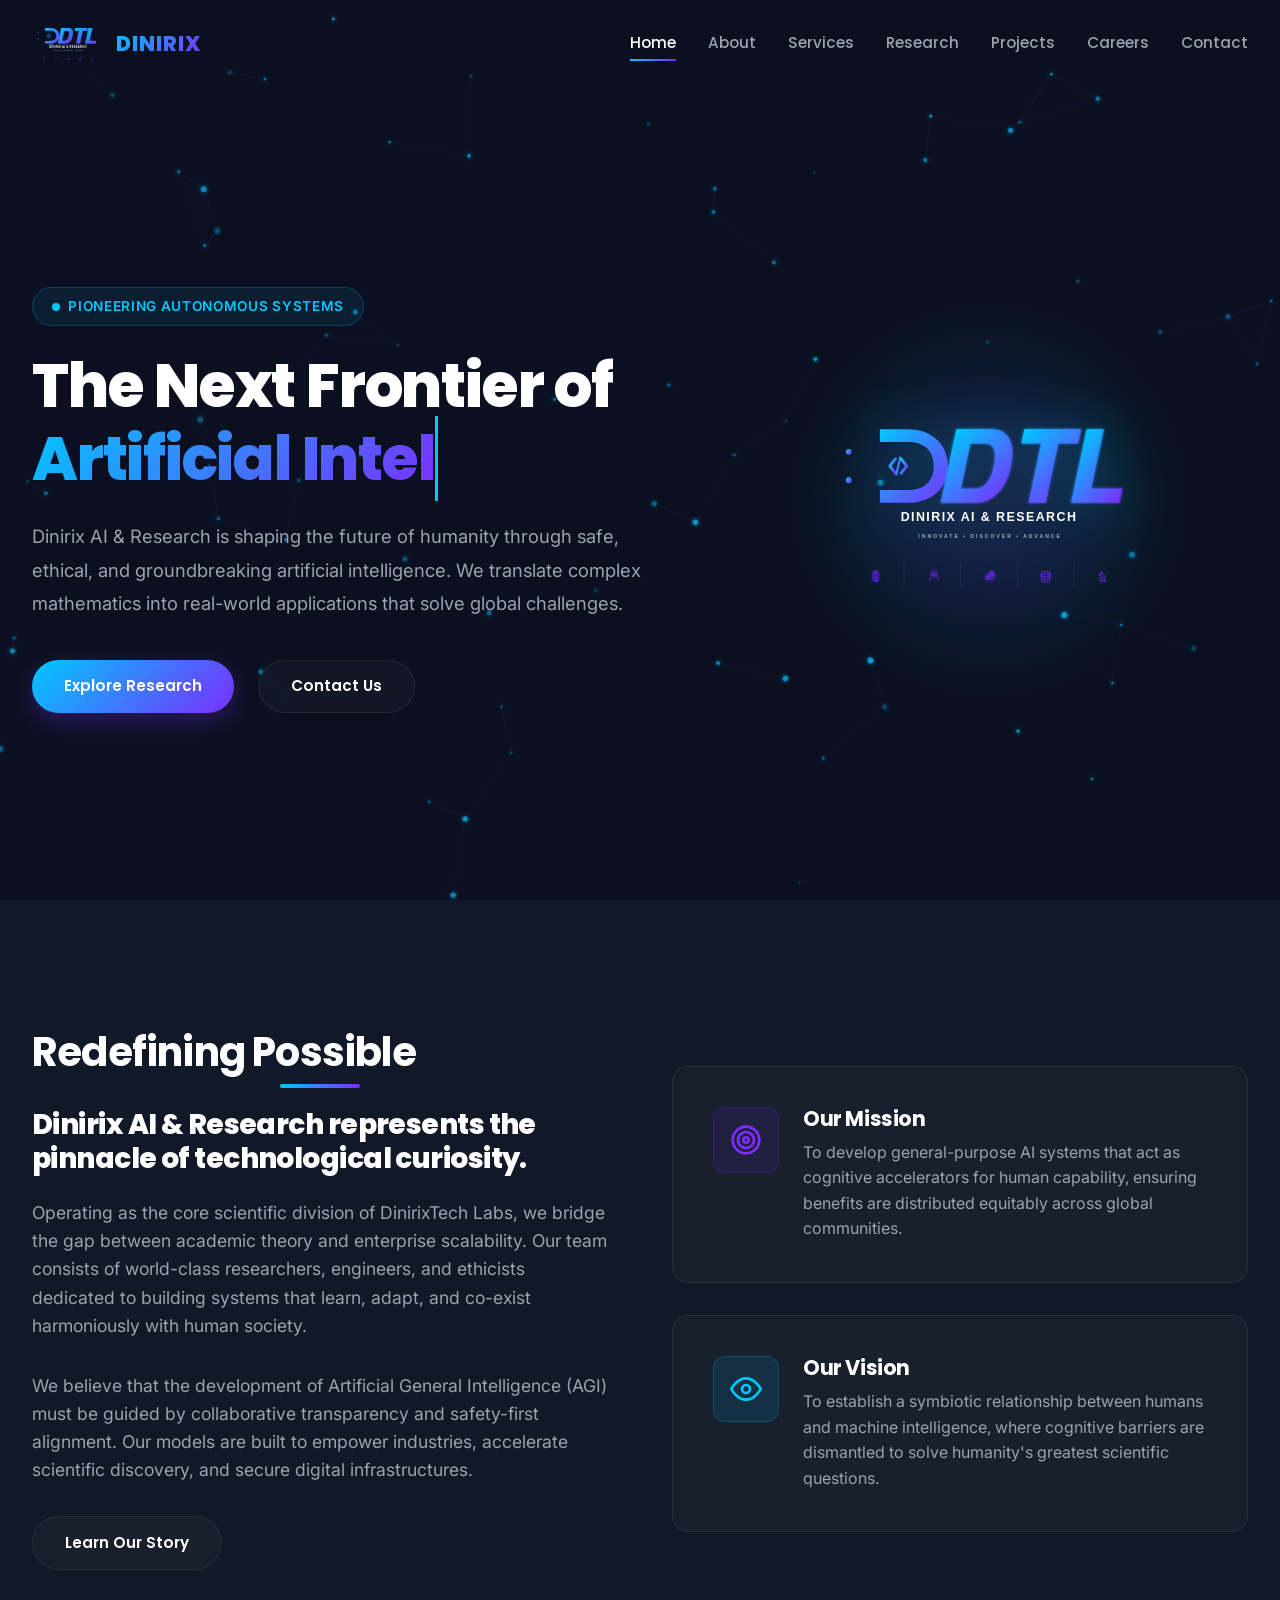
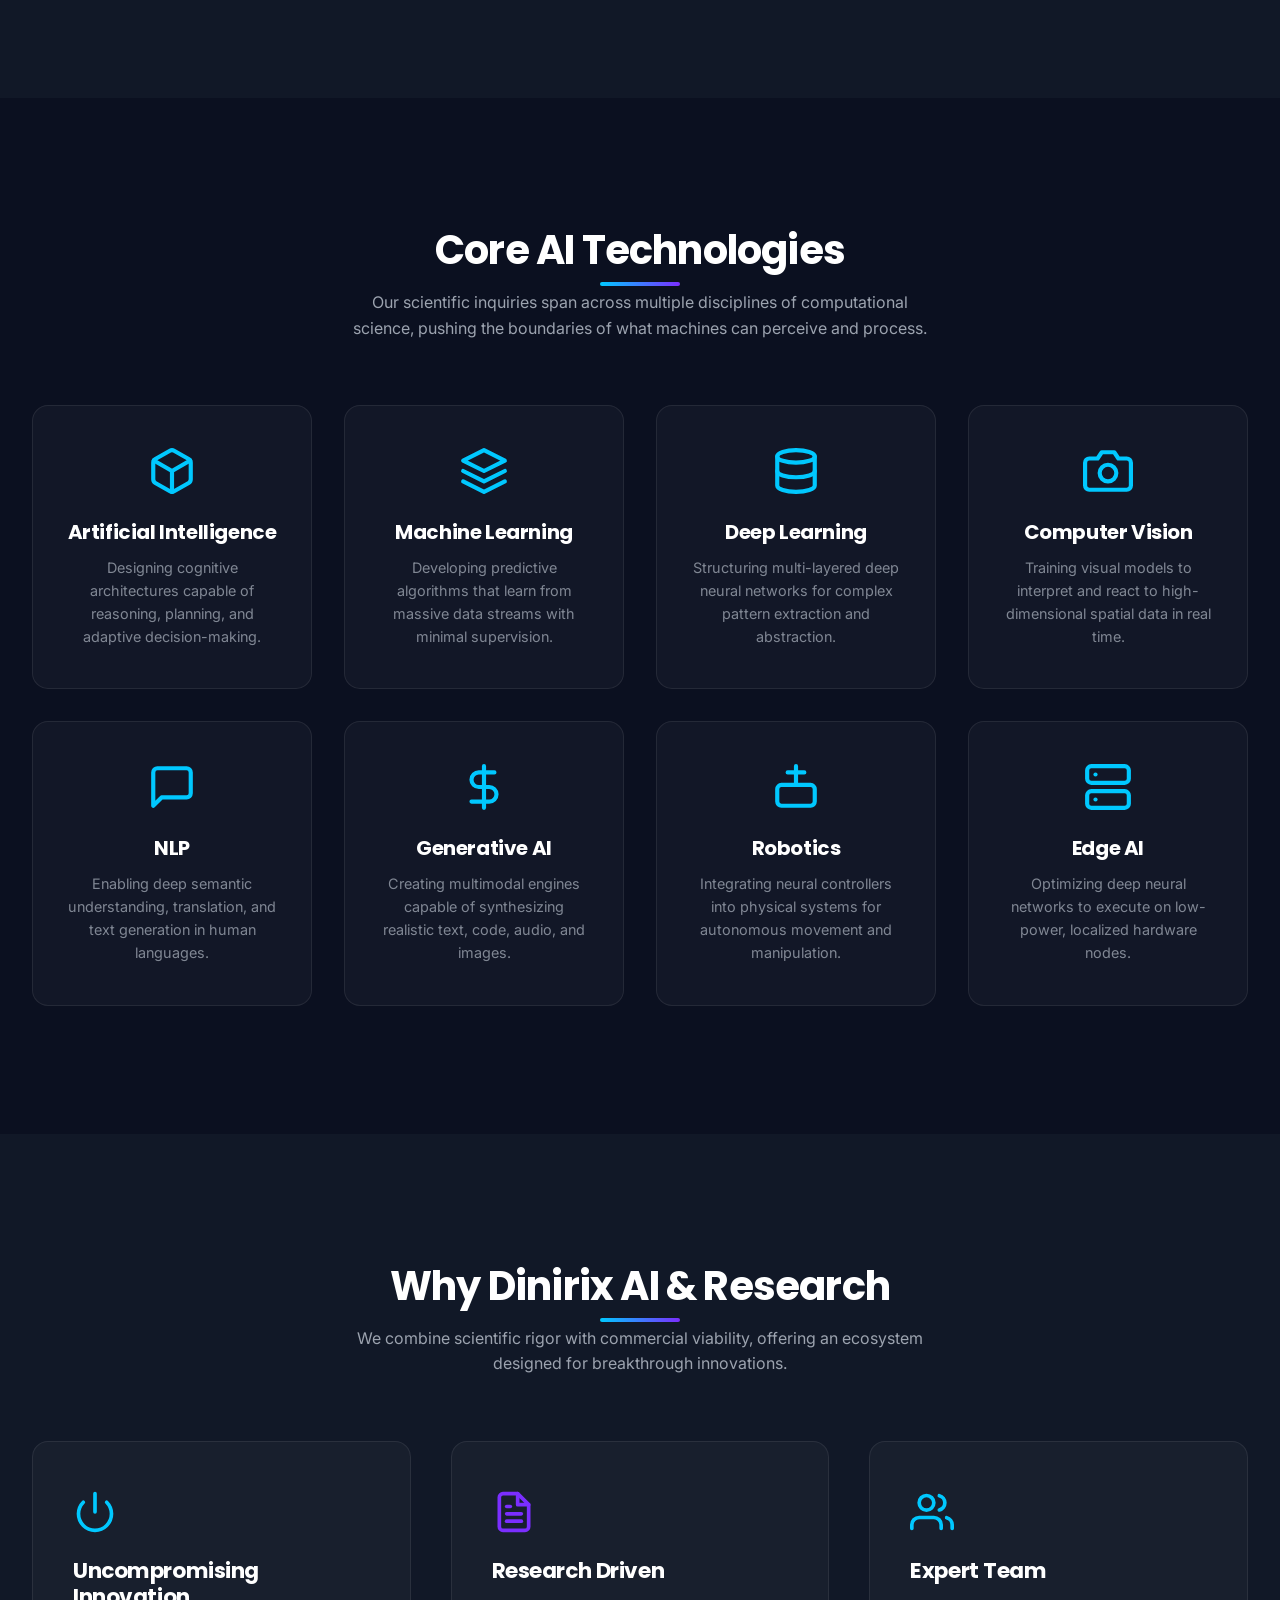
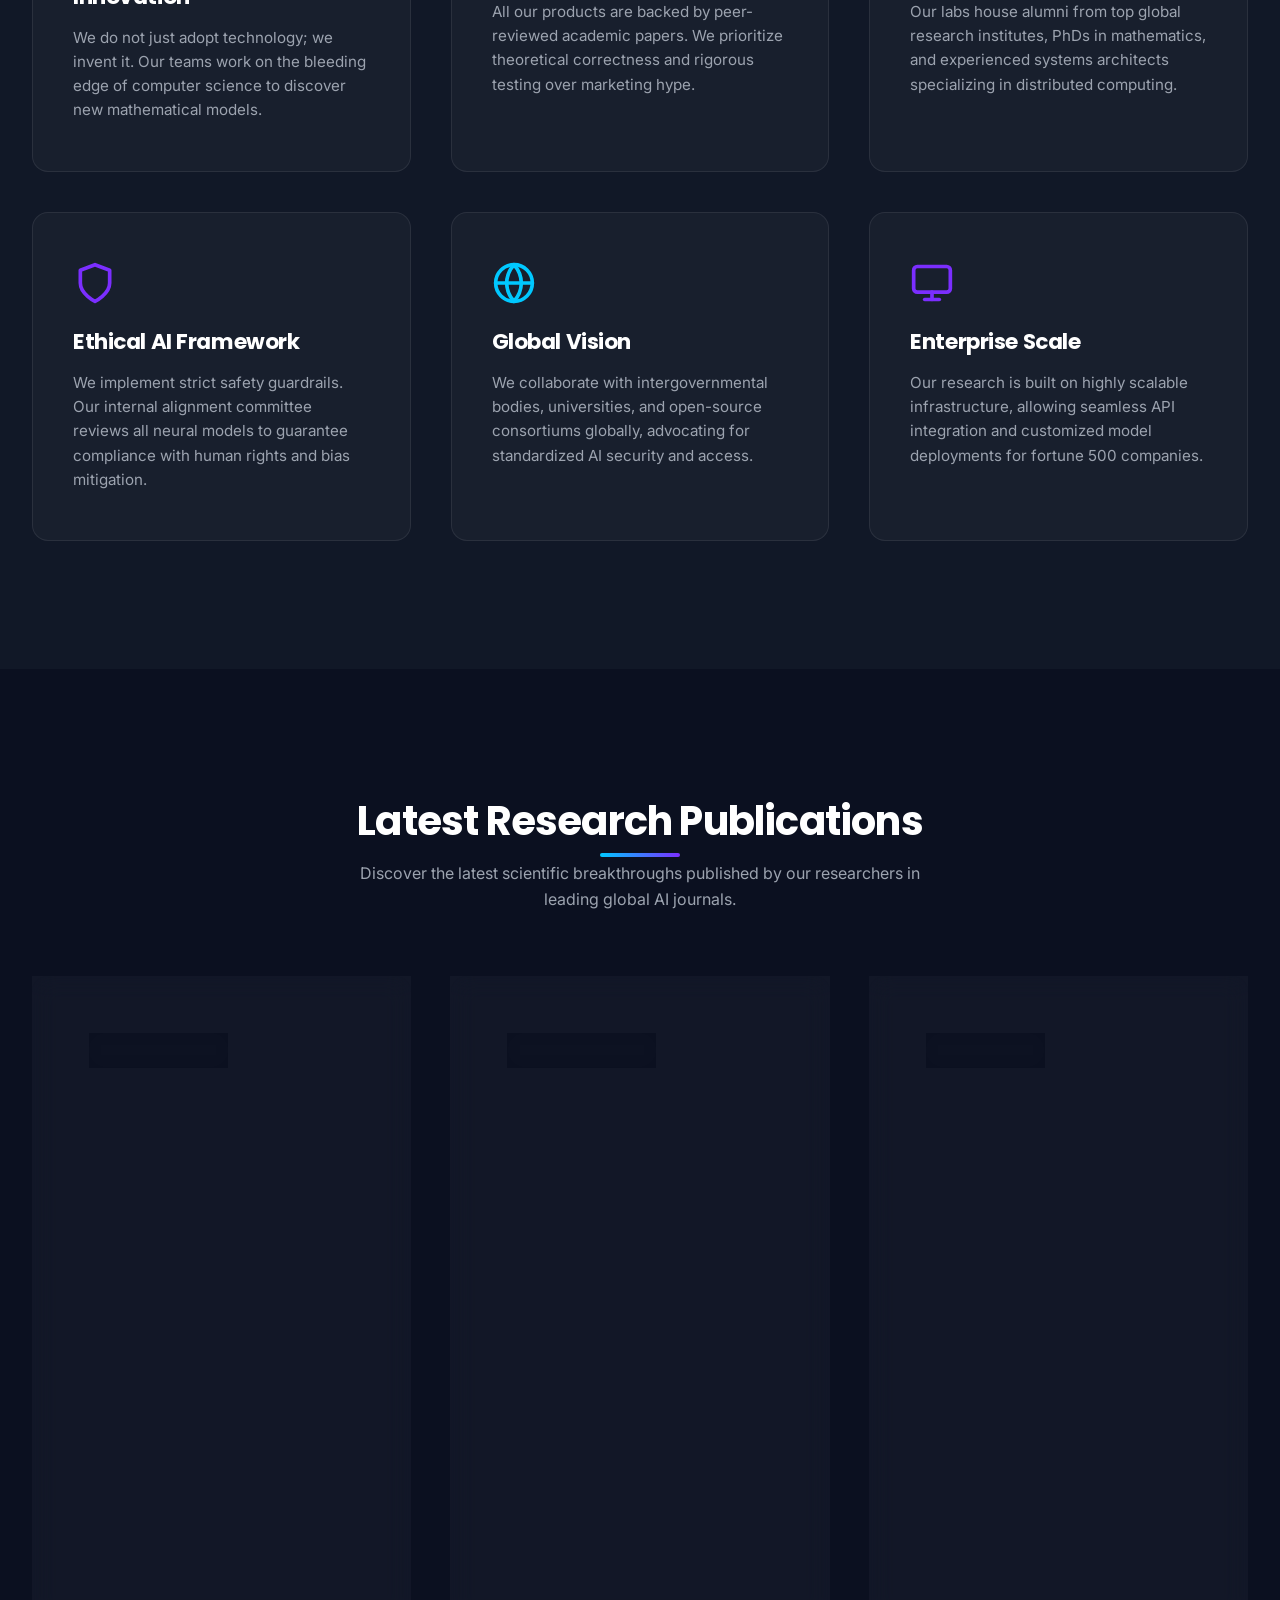
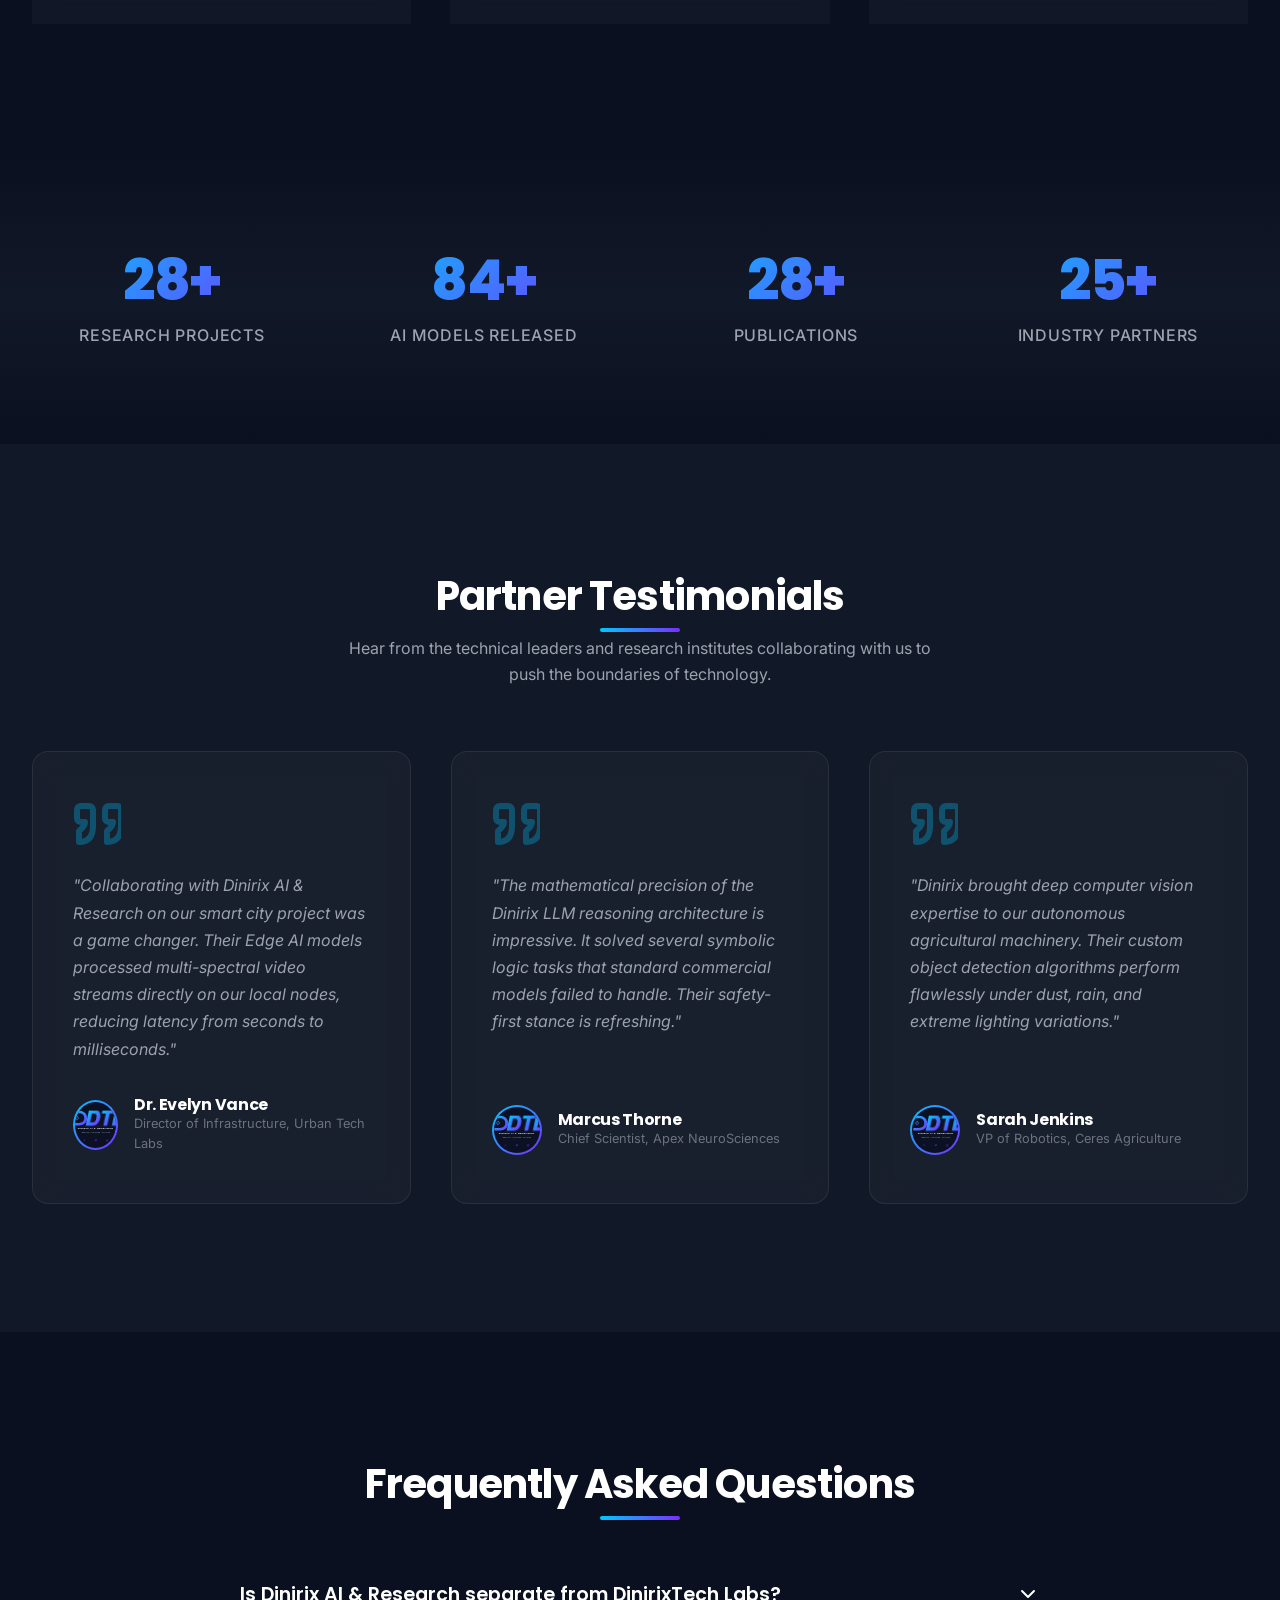
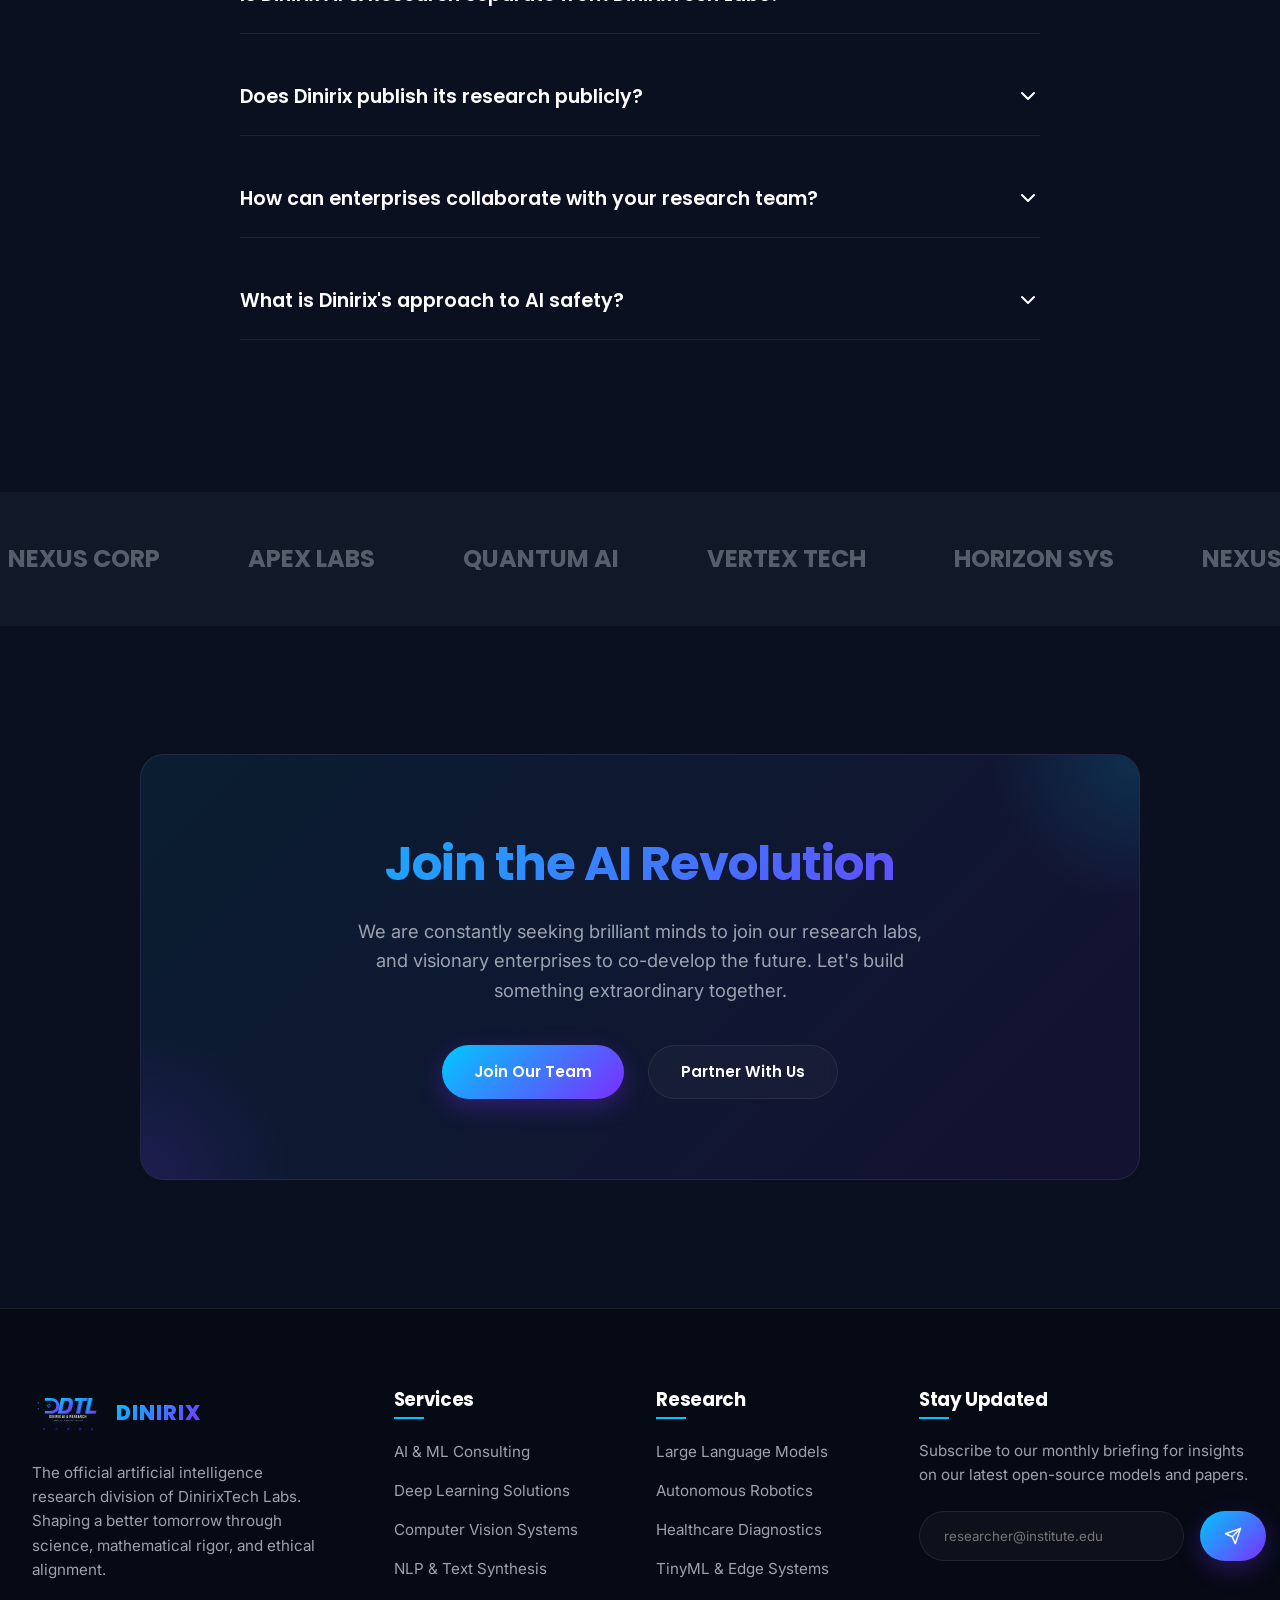
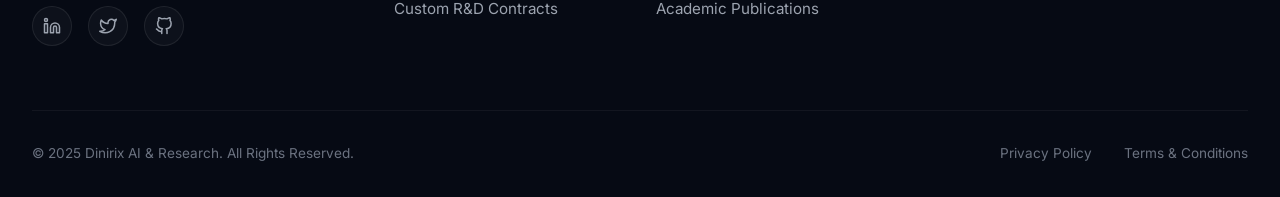
<file: index.html>
<!DOCTYPE html>
<html lang="en">
<head>
    <meta charset="UTF-8">
    <meta name="viewport" content="width=device-width, initial-scale=1.0">
    <meta name="description" content="Dinirix AI & Research - A premium corporate AI research division of DinirixTech Labs. Shaping the future through ethical, safe, and state-of-the-art artificial intelligence.">
    <meta name="keywords" content="Dinirix, Dinirix AI, Artificial Intelligence, Machine Learning, Deep Learning, Computer Vision, Natural Language Processing, Robotics, Generative AI, AI Research">
    <link rel="canonical" href="https://research.dinirix.com/">
    
    <!-- Open Graph / Facebook -->
    <meta property="og:type" content="website">
    <meta property="og:url" content="https://research.dinirix.com/">
    <meta property="og:title" content="Dinirix AI & Research | Shaping the Future of Intelligence">
    <meta property="og:description" content="Pioneering the next frontier of Artificial Intelligence and deep learning. Discover our open-source research and enterprise AI solutions.">
    <meta property="og:image" content="images/logo.svg">

    <!-- Twitter -->
    <meta property="twitter:card" content="summary_large_image">
    <meta property="twitter:url" content="https://research.dinirix.com/">
    <meta property="twitter:title" content="Dinirix AI & Research | Shaping the Future of Intelligence">
    <meta property="twitter:description" content="Pioneering the next frontier of Artificial Intelligence and deep learning. Discover our open-source research and enterprise AI solutions.">
    <meta property="twitter:image" content="images/logo.svg">

    <title>Dinirix AI & Research | Shaping the Future of Intelligence</title>

    <!-- Stylesheets -->
    <link rel="stylesheet" href="css/style.css">
    <link rel="stylesheet" href="css/responsive.css">
    
    <!-- Favicon -->
    <link rel="icon" type="image/svg+xml" href="images/logo.svg">
</head>
<body>

    <!-- ==========================================
         PRELOADER SCREEN
         ========================================== -->
    <div id="preloader">
        <div class="loader-content">
            <object data="images/logo.svg" type="image/svg+xml" class="loader-logo" aria-label="Dinirix AI & Research Logo"></object>
            <div class="loader-bar">
                <div class="loader-progress"></div>
            </div>
        </div>
    </div>

    <!-- ==========================================
         STICKY HEADER & NAVIGATION
         ========================================== -->
    <header class="navbar">
        <div class="nav-container">
            <a href="index.html" class="logo-link">
                <img src="images/logo.svg" alt="Dinirix AI & Research Logo" class="logo-img">
                <span class="logo-text gradient-text">DINIRIX</span>
            </a>
            
            <nav>
                <ul class="nav-menu">
                    <li class="nav-item"><a href="index.html" class="active">Home</a></li>
                    <li class="nav-item"><a href="about.html">About</a></li>
                    <li class="nav-item"><a href="services.html">Services</a></li>
                    <li class="nav-item"><a href="research.html">Research</a></li>
                    <li class="nav-item"><a href="projects.html">Projects</a></li>
                    <li class="nav-item"><a href="careers.html">Careers</a></li>
                    <li class="nav-item"><a href="contact.html">Contact</a></li>
                </ul>
            </nav>

            <button class="hamburger" aria-label="Toggle Navigation Menu">
                <span class="bar"></span>
                <span class="bar"></span>
                <span class="bar"></span>
            </button>
        </div>
    </header>

    <!-- ==========================================
         HERO SECTION
         ========================================== -->
    <section class="hero">
        <canvas id="particle-canvas"></canvas>
        <div class="container">
            <div class="hero-grid">
                <div class="hero-content reveal fade-up">
                    <div class="hero-tag">
                        <span></span>Pioneering Autonomous Systems
                    </div>
                    <h1>
                        The Next Frontier of <br>
                        <span class="typing-text gradient-text"></span>
                    </h1>
                    <p class="hero-subtitle">
                        Dinirix AI & Research is shaping the future of humanity through safe, ethical, and groundbreaking artificial intelligence. We translate complex mathematics into real-world applications that solve global challenges.
                    </p>
                    <div class="hero-buttons">
                        <a href="research.html" class="btn btn-primary">Explore Research</a>
                        <a href="contact.html" class="btn btn-secondary">Contact Us</a>
                    </div>
                </div>
                <div class="hero-visual reveal fade-up">
                    <div class="hero-orb-container">
                        <div class="hero-orb"></div>
                        <img src="images/logo.svg" alt="Glowing Dinirix Logo" class="hero-logo-glowing">
                    </div>
                </div>
            </div>
        </div>
    </section>

    <!-- ==========================================
         COMPANY INTRODUCTION & MISSION/VISION
         ========================================== -->
    <section class="section-padding bg-sec">
        <div class="container">
            <div class="intro-grid">
                <div class="intro-text-block reveal fade-right">
                    <h2 class="section-title" style="text-align: left; margin-bottom: 2rem;">Redefining Possible</h2>
                    <h3>Dinirix AI & Research represents the pinnacle of technological curiosity.</h3>
                    <p>
                        Operating as the core scientific division of DinirixTech Labs, we bridge the gap between academic theory and enterprise scalability. Our team consists of world-class researchers, engineers, and ethicists dedicated to building systems that learn, adapt, and co-exist harmoniously with human society.
                    </p>
                    <p>
                        We believe that the development of Artificial General Intelligence (AGI) must be guided by collaborative transparency and safety-first alignment. Our models are built to empower industries, accelerate scientific discovery, and secure digital infrastructures.
                    </p>
                    <a href="about.html" class="btn btn-secondary">Learn Our Story</a>
                </div>
                
                <div class="mission-vision-grid reveal fade-left">
                    <div class="glass-card mv-card">
                        <div class="mv-icon-wrapper">
                            <!-- Target Icon -->
                            <svg xmlns="http://www.w3.org/2000/svg" viewBox="0 0 24 24" fill="none" stroke="currentColor" stroke-width="2" stroke-linecap="round" stroke-linejoin="round"><circle cx="12" cy="12" r="10"></circle><circle cx="12" cy="12" r="6"></circle><circle cx="12" cy="12" r="2"></circle></svg>
                        </div>
                        <div class="mv-content">
                            <h4>Our Mission</h4>
                            <p>To develop general-purpose AI systems that act as cognitive accelerators for human capability, ensuring benefits are distributed equitably across global communities.</p>
                        </div>
                    </div>
                    
                    <div class="glass-card mv-card">
                        <div class="mv-icon-wrapper" style="background: rgba(0, 200, 255, 0.1); border-color: rgba(0, 200, 255, 0.2); color: var(--primary);">
                            <!-- Eye Icon -->
                            <svg xmlns="http://www.w3.org/2000/svg" viewBox="0 0 24 24" fill="none" stroke="currentColor" stroke-width="2" stroke-linecap="round" stroke-linejoin="round"><path d="M1 12s4-8 11-8 11 8 11 8-4 8-11 8-11-8-11-8z"></path><circle cx="12" cy="12" r="3"></circle></svg>
                        </div>
                        <div class="mv-content">
                            <h4>Our Vision</h4>
                            <p>To establish a symbiotic relationship between humans and machine intelligence, where cognitive barriers are dismantled to solve humanity's greatest scientific questions.</p>
                        </div>
                    </div>
                </div>
            </div>
        </div>
    </section>

    <!-- ==========================================
         AI TECHNOLOGIES SECTION
         ========================================== -->
    <section class="section-padding">
        <div class="container">
            <h2 class="section-title reveal fade-up">Core AI Technologies</h2>
            <p style="text-align: center; max-width: 600px; margin: -2rem auto 4rem auto;" class="reveal fade-up">
                Our scientific inquiries span across multiple disciplines of computational science, pushing the boundaries of what machines can perceive and process.
            </p>
            
            <div class="tech-grid">
                <!-- Tech 1 -->
                <div class="glow-card tech-card reveal fade-up">
                    <div class="tech-icon-wrapper">
                        <svg xmlns="http://www.w3.org/2000/svg" viewBox="0 0 24 24" fill="none" stroke="currentColor" stroke-width="2" stroke-linecap="round" stroke-linejoin="round"><path d="M21 16V8a2 2 0 0 0-1-1.73l-7-4a2 2 0 0 0-2 0l-7 4A2 2 0 0 0 3 8v8a2 2 0 0 0 1 1.73l7 4a2 2 0 0 0 2 0l7-4A2 2 0 0 0 21 16z"></path><polyline points="3.27 6.96 12 12.01 20.73 6.96"></polyline><line x1="12" y1="22.08" x2="12" y2="12"></line></svg>
                    </div>
                    <h4>Artificial Intelligence</h4>
                    <p>Designing cognitive architectures capable of reasoning, planning, and adaptive decision-making.</p>
                </div>
                <!-- Tech 2 -->
                <div class="glow-card tech-card reveal fade-up" style="transition-delay: 0.1s;">
                    <div class="tech-icon-wrapper">
                        <svg xmlns="http://www.w3.org/2000/svg" viewBox="0 0 24 24" fill="none" stroke="currentColor" stroke-width="2" stroke-linecap="round" stroke-linejoin="round"><polygon points="12 2 2 7 12 12 22 7 12 2"></polygon><polyline points="2 17 12 22 22 17"></polyline><polyline points="2 12 12 17 22 12"></polyline></svg>
                    </div>
                    <h4>Machine Learning</h4>
                    <p>Developing predictive algorithms that learn from massive data streams with minimal supervision.</p>
                </div>
                <!-- Tech 3 -->
                <div class="glow-card tech-card reveal fade-up" style="transition-delay: 0.2s;">
                    <div class="tech-icon-wrapper">
                        <svg xmlns="http://www.w3.org/2000/svg" viewBox="0 0 24 24" fill="none" stroke="currentColor" stroke-width="2" stroke-linecap="round" stroke-linejoin="round"><ellipse cx="12" cy="5" rx="9" ry="3"></ellipse><path d="M3 5v14c0 1.66 4 3 9 3s9-1.34 9-3V5"></path><path d="M3 12c0 1.66 4 3 9 3s9-1.34 9-3"></path></svg>
                    </div>
                    <h4>Deep Learning</h4>
                    <p>Structuring multi-layered deep neural networks for complex pattern extraction and abstraction.</p>
                </div>
                <!-- Tech 4 -->
                <div class="glow-card tech-card reveal fade-up" style="transition-delay: 0.3s;">
                    <div class="tech-icon-wrapper">
                        <svg xmlns="http://www.w3.org/2000/svg" viewBox="0 0 24 24" fill="none" stroke="currentColor" stroke-width="2" stroke-linecap="round" stroke-linejoin="round"><path d="M23 19a2 2 0 0 1-2 2H3a2 2 0 0 1-2-2V8a2 2 0 0 1 2-2h4l2-3h6l2 3h4a2 2 0 0 1 2 2z"></path><circle cx="12" cy="13" r="4"></circle></svg>
                    </div>
                    <h4>Computer Vision</h4>
                    <p>Training visual models to interpret and react to high-dimensional spatial data in real time.</p>
                </div>
                <!-- Tech 5 -->
                <div class="glow-card tech-card reveal fade-up">
                    <div class="tech-icon-wrapper">
                        <svg xmlns="http://www.w3.org/2000/svg" viewBox="0 0 24 24" fill="none" stroke="currentColor" stroke-width="2" stroke-linecap="round" stroke-linejoin="round"><path d="M21 15a2 2 0 0 1-2 2H7l-4 4V5a2 2 0 0 1 2-2h14a2 2 0 0 1 2 2z"></path></svg>
                    </div>
                    <h4>NLP</h4>
                    <p>Enabling deep semantic understanding, translation, and text generation in human languages.</p>
                </div>
                <!-- Tech 6 -->
                <div class="glow-card tech-card reveal fade-up" style="transition-delay: 0.1s;">
                    <div class="tech-icon-wrapper">
                        <svg xmlns="http://www.w3.org/2000/svg" viewBox="0 0 24 24" fill="none" stroke="currentColor" stroke-width="2" stroke-linecap="round" stroke-linejoin="round"><path d="M12 2v20M17 5H9.5a3.5 3.5 0 0 0 0 7h5a3.5 3.5 0 0 1 0 7H6"></path></svg>
                    </div>
                    <h4>Generative AI</h4>
                    <p>Creating multimodal engines capable of synthesizing realistic text, code, audio, and images.</p>
                </div>
                <!-- Tech 7 -->
                <div class="glow-card tech-card reveal fade-up" style="transition-delay: 0.2s;">
                    <div class="tech-icon-wrapper">
                        <svg xmlns="http://www.w3.org/2000/svg" viewBox="0 0 24 24" fill="none" stroke="currentColor" stroke-width="2" stroke-linecap="round" stroke-linejoin="round"><rect x="3" y="11" width="18" height="10" rx="2" ry="2"></rect><path d="M12 2v9M8 5h8"></path></svg>
                    </div>
                    <h4>Robotics</h4>
                    <p>Integrating neural controllers into physical systems for autonomous movement and manipulation.</p>
                </div>
                <!-- Tech 8 -->
                <div class="glow-card tech-card reveal fade-up" style="transition-delay: 0.3s;">
                    <div class="tech-icon-wrapper">
                        <svg xmlns="http://www.w3.org/2000/svg" viewBox="0 0 24 24" fill="none" stroke="currentColor" stroke-width="2" stroke-linecap="round" stroke-linejoin="round"><rect x="2" y="2" width="20" height="8" rx="2" ry="2"></rect><rect x="2" y="14" width="20" height="8" rx="2" ry="2"></rect><line x1="6" y1="6" x2="6.01" y2="6"></line><line x1="6" y1="18" x2="6.01" y2="18"></line></svg>
                    </div>
                    <h4>Edge AI</h4>
                    <p>Optimizing deep neural networks to execute on low-power, localized hardware nodes.</p>
                </div>
            </div>
        </div>
    </section>

    <!-- ==========================================
         WHY CHOOSE US (FEATURE GRID)
         ========================================== -->
    <section class="section-padding bg-sec">
        <div class="container">
            <h2 class="section-title reveal fade-up">Why Dinirix AI &amp; Research</h2>
            <p style="text-align: center; max-width: 600px; margin: -2rem auto 4rem auto;" class="reveal fade-up">
                We combine scientific rigor with commercial viability, offering an ecosystem designed for breakthrough innovations.
            </p>
            
            <div class="features-grid">
                <!-- Feature 1 -->
                <div class="feature-card reveal fade-up">
                    <div class="feature-icon-wrapper">
                        <svg xmlns="http://www.w3.org/2000/svg" viewBox="0 0 24 24" fill="none" stroke="currentColor" stroke-width="2" stroke-linecap="round" stroke-linejoin="round"><path d="M18.36 6.64a9 9 0 1 1-12.73 0"></path><line x1="12" y1="2" x2="12" y2="12"></line></svg>
                    </div>
                    <h4>Uncompromising Innovation</h4>
                    <p>We do not just adopt technology; we invent it. Our teams work on the bleeding edge of computer science to discover new mathematical models.</p>
                </div>
                <!-- Feature 2 -->
                <div class="feature-card reveal fade-up" style="transition-delay: 0.1s;">
                    <div class="feature-icon-wrapper" style="color: var(--secondary);">
                        <svg xmlns="http://www.w3.org/2000/svg" viewBox="0 0 24 24" fill="none" stroke="currentColor" stroke-width="2" stroke-linecap="round" stroke-linejoin="round"><path d="M14 2H6a2 2 0 0 0-2 2v16a2 2 0 0 0 2 2h12a2 2 0 0 0 2-2V8z"></path><polyline points="14 2 14 8 20 8"></polyline><line x1="16" y1="13" x2="8" y2="13"></line><line x1="16" y1="17" x2="8" y2="17"></line><polyline points="10 9 9 9 8 9"></polyline></svg>
                    </div>
                    <h4>Research Driven</h4>
                    <p>All our products are backed by peer-reviewed academic papers. We prioritize theoretical correctness and rigorous testing over marketing hype.</p>
                </div>
                <!-- Feature 3 -->
                <div class="feature-card reveal fade-up" style="transition-delay: 0.2s;">
                    <div class="feature-icon-wrapper">
                        <svg xmlns="http://www.w3.org/2000/svg" viewBox="0 0 24 24" fill="none" stroke="currentColor" stroke-width="2" stroke-linecap="round" stroke-linejoin="round"><path d="M17 21v-2a4 4 0 0 0-4-4H5a4 4 0 0 0-4 4v2"></path><circle cx="9" cy="7" r="4"></circle><path d="M23 21v-2a4 4 0 0 0-3-3.87"></path><path d="M16 3.13a4 4 0 0 1 0 7.75"></path></svg>
                    </div>
                    <h4>Expert Team</h4>
                    <p>Our labs house alumni from top global research institutes, PhDs in mathematics, and experienced systems architects specializing in distributed computing.</p>
                </div>
                <!-- Feature 4 -->
                <div class="feature-card reveal fade-up">
                    <div class="feature-icon-wrapper" style="color: var(--secondary);">
                        <svg xmlns="http://www.w3.org/2000/svg" viewBox="0 0 24 24" fill="none" stroke="currentColor" stroke-width="2" stroke-linecap="round" stroke-linejoin="round"><path d="M12 22s8-4 8-10V5l-8-3-8 3v7c0 6 8 10 8 10z"></path></svg>
                    </div>
                    <h4>Ethical AI Framework</h4>
                    <p>We implement strict safety guardrails. Our internal alignment committee reviews all neural models to guarantee compliance with human rights and bias mitigation.</p>
                </div>
                <!-- Feature 5 -->
                <div class="feature-card reveal fade-up" style="transition-delay: 0.1s;">
                    <div class="feature-icon-wrapper">
                        <svg xmlns="http://www.w3.org/2000/svg" viewBox="0 0 24 24" fill="none" stroke="currentColor" stroke-width="2" stroke-linecap="round" stroke-linejoin="round"><circle cx="12" cy="12" r="10"></circle><line x1="2" y1="12" x2="22" y2="12"></line><path d="M12 2a15.3 15.3 0 0 1 4 10 15.3 15.3 0 0 1-4 10 15.3 15.3 0 0 1-4-10 15.3 15.3 0 0 1 4-10z"></path></svg>
                    </div>
                    <h4>Global Vision</h4>
                    <p>We collaborate with intergovernmental bodies, universities, and open-source consortiums globally, advocating for standardized AI security and access.</p>
                </div>
                <!-- Feature 6 -->
                <div class="feature-card reveal fade-up" style="transition-delay: 0.2s;">
                    <div class="feature-icon-wrapper" style="color: var(--secondary);">
                        <svg xmlns="http://www.w3.org/2000/svg" viewBox="0 0 24 24" fill="none" stroke="currentColor" stroke-width="2" stroke-linecap="round" stroke-linejoin="round"><rect x="2" y="3" width="20" height="14" rx="2" ry="2"></rect><line x1="8" y1="21" x2="16" y2="21"></line><line x1="12" y1="17" x2="12" y2="21"></line></svg>
                    </div>
                    <h4>Enterprise Scale</h4>
                    <p>Our research is built on highly scalable infrastructure, allowing seamless API integration and customized model deployments for fortune 500 companies.</p>
                </div>
            </div>
        </div>
    </section>

    <!-- ==========================================
         LATEST RESEARCH SECTION
         ========================================== -->
    <section class="section-padding">
        <div class="container">
            <h2 class="section-title reveal fade-up">Latest Research Publications</h2>
            <p style="text-align: center; max-width: 600px; margin: -2rem auto 4rem auto;" class="reveal fade-up">
                Discover the latest scientific breakthroughs published by our researchers in leading global AI journals.
            </p>
            
            <div class="research-grid">
                <!-- Research Card 1 -->
                <div class="glass-card research-card reveal fade-up">
                    <div class="research-img-wrapper">
                        <img src="images/logo.svg" style="background-color: #0d1226; padding: 2rem; object-fit: contain;" alt="Neural Reasoning Icon">
                        <span class="research-badge">LLM &amp; Reasoning</span>
                    </div>
                    <div class="research-content">
                        <h4>Symbolic Reasoning in Deep Transformers</h4>
                        <p>Introducing a novel architecture that embeds logical truth-tables directly into attention matrices, improving out-of-distribution math reasoning by 40%.</p>
                        <a href="research.html" class="read-more-link">Read Paper <svg xmlns="http://www.w3.org/2000/svg" width="16" height="16" viewBox="0 0 24 24" fill="none" stroke="currentColor" stroke-width="2" stroke-linecap="round" stroke-linejoin="round"><line x1="5" y1="12" x2="19" y2="12"></line><polyline points="12 5 19 12 12 19"></polyline></svg></a>
                    </div>
                </div>
                <!-- Research Card 2 -->
                <div class="glass-card research-card reveal fade-up" style="transition-delay: 0.1s;">
                    <div class="research-img-wrapper">
                        <img src="images/logo.svg" style="background-color: #0d1226; padding: 2rem; object-fit: contain;" alt="Robotics Icon">
                        <span class="research-badge">Robotics &amp; Control</span>
                    </div>
                    <div class="research-content">
                        <h4>Meta-Reinforcement Learning for Quadrupedal Locomotion</h4>
                        <p>Detailing a zero-shot transfer system that allows physical robots to navigate highly irregular, slippery terrains using sparse visual feedback.</p>
                        <a href="research.html" class="read-more-link">Read Paper <svg xmlns="http://www.w3.org/2000/svg" width="16" height="16" viewBox="0 0 24 24" fill="none" stroke="currentColor" stroke-width="2" stroke-linecap="round" stroke-linejoin="round"><line x1="5" y1="12" x2="19" y2="12"></line><polyline points="12 5 19 12 12 19"></polyline></svg></a>
                    </div>
                </div>
                <!-- Research Card 3 -->
                <div class="glass-card research-card reveal fade-up" style="transition-delay: 0.2s;">
                    <div class="research-img-wrapper">
                        <img src="images/logo.svg" style="background-color: #0d1226; padding: 2rem; object-fit: contain;" alt="BioMed Icon">
                        <span class="research-badge">Healthcare AI</span>
                    </div>
                    <div class="research-content">
                        <h4>DeepGenerative: De Novo Protein Structure Synthesis</h4>
                        <p>Leveraging diffusion models to generate highly stable, non-natural proteins designed to selectively bind with custom viral pathogens.</p>
                        <a href="research.html" class="read-more-link">Read Paper <svg xmlns="http://www.w3.org/2000/svg" width="16" height="16" viewBox="0 0 24 24" fill="none" stroke="currentColor" stroke-width="2" stroke-linecap="round" stroke-linejoin="round"><line x1="5" y1="12" x2="19" y2="12"></line><polyline points="12 5 19 12 12 19"></polyline></svg></a>
                    </div>
                </div>
            </div>
        </div>
    </section>

    <!-- ==========================================
         STATISTICS SECTION (NUMBERS)
         ========================================== -->
    <section class="stats-section">
        <div class="container">
            <div class="stats-grid">
                <div class="stat-item">
                    <h3 class="gradient-text"><span class="stat-counter" data-target="50">0</span>+</h3>
                    <p>Research Projects</p>
                </div>
                <div class="stat-item">
                    <h3 class="gradient-text"><span class="stat-counter" data-target="120">0</span>+</h3>
                    <p>AI Models Released</p>
                </div>
                <div class="stat-item">
                    <h3 class="gradient-text"><span class="stat-counter" data-target="35">0</span>+</h3>
                    <p>Publications</p>
                </div>
                <div class="stat-item">
                    <h3 class="gradient-text"><span class="stat-counter" data-target="25">0</span>+</h3>
                    <p>Industry Partners</p>
                </div>
            </div>
        </div>
    </section>

    <!-- ==========================================
         TESTIMONIALS SECTION
         ========================================== -->
    <section class="section-padding bg-sec">
        <div class="container">
            <h2 class="section-title reveal fade-up">Partner Testimonials</h2>
            <p style="text-align: center; max-width: 600px; margin: -2rem auto 4rem auto;" class="reveal fade-up">
                Hear from the technical leaders and research institutes collaborating with us to push the boundaries of technology.
            </p>
            
            <div class="testimonial-grid">
                <!-- Testimonial 1 -->
                <div class="glass-card testimonial-card reveal fade-up">
                    <div class="quote-icon">
                        <svg xmlns="http://www.w3.org/2000/svg" width="48" height="48" viewBox="0 0 24 24" fill="none" stroke="currentColor" stroke-width="3" stroke-linecap="round" stroke-linejoin="round"><path d="M3 21c3 0 7-1 7-8V5c0-1.25-.75-2-2-2H4c-1.25 0-2 .75-2 2v4c0 1.25.75 2 2 2h2c0 2-1.75 3.5-3 4.5V21zm14 0c3 0 7-1 7-8V5c0-1.25-.75-2-2-2h-4c-1.25 0-2 .75-2 2v4c0 1.25.75 2 2 2h2c0 2-1.75 3.5-3 4.5V21z"></path></svg>
                    </div>
                    <p class="testimonial-text">
                        "Collaborating with Dinirix AI & Research on our smart city project was a game changer. Their Edge AI models processed multi-spectral video streams directly on our local nodes, reducing latency from seconds to milliseconds."
                    </p>
                    <div class="testimonial-author">
                        <div class="author-avatar">
                            <img src="images/logo.svg" alt="Dr. Evelyn Vance" style="background-color: #0b1122;">
                        </div>
                        <div class="author-info">
                            <h5>Dr. Evelyn Vance</h5>
                            <p>Director of Infrastructure, Urban Tech Labs</p>
                        </div>
                    </div>
                </div>
                <!-- Testimonial 2 -->
                <div class="glass-card testimonial-card reveal fade-up" style="transition-delay: 0.1s;">
                    <div class="quote-icon">
                        <svg xmlns="http://www.w3.org/2000/svg" width="48" height="48" viewBox="0 0 24 24" fill="none" stroke="currentColor" stroke-width="3" stroke-linecap="round" stroke-linejoin="round"><path d="M3 21c3 0 7-1 7-8V5c0-1.25-.75-2-2-2H4c-1.25 0-2 .75-2 2v4c0 1.25.75 2 2 2h2c0 2-1.75 3.5-3 4.5V21zm14 0c3 0 7-1 7-8V5c0-1.25-.75-2-2-2h-4c-1.25 0-2 .75-2 2v4c0 1.25.75 2 2 2h2c0 2-1.75 3.5-3 4.5V21z"></path></svg>
                    </div>
                    <p class="testimonial-text">
                        "The mathematical precision of the Dinirix LLM reasoning architecture is impressive. It solved several symbolic logic tasks that standard commercial models failed to handle. Their safety-first stance is refreshing."
                    </p>
                    <div class="testimonial-author">
                        <div class="author-avatar">
                            <img src="images/logo.svg" alt="Marcus Thorne" style="background-color: #0b1122;">
                        </div>
                        <div class="author-info">
                            <h5>Marcus Thorne</h5>
                            <p>Chief Scientist, Apex NeuroSciences</p>
                        </div>
                    </div>
                </div>
                <!-- Testimonial 3 -->
                <div class="glass-card testimonial-card reveal fade-up" style="transition-delay: 0.2s;">
                    <div class="quote-icon">
                        <svg xmlns="http://www.w3.org/2000/svg" width="48" height="48" viewBox="0 0 24 24" fill="none" stroke="currentColor" stroke-width="3" stroke-linecap="round" stroke-linejoin="round"><path d="M3 21c3 0 7-1 7-8V5c0-1.25-.75-2-2-2H4c-1.25 0-2 .75-2 2v4c0 1.25.75 2 2 2h2c0 2-1.75 3.5-3 4.5V21zm14 0c3 0 7-1 7-8V5c0-1.25-.75-2-2-2h-4c-1.25 0-2 .75-2 2v4c0 1.25.75 2 2 2h2c0 2-1.75 3.5-3 4.5V21z"></path></svg>
                    </div>
                    <p class="testimonial-text">
                        "Dinirix brought deep computer vision expertise to our autonomous agricultural machinery. Their custom object detection algorithms perform flawlessly under dust, rain, and extreme lighting variations."
                    </p>
                    <div class="testimonial-author">
                        <div class="author-avatar">
                            <img src="images/logo.svg" alt="Sarah Jenkins" style="background-color: #0b1122;">
                        </div>
                        <div class="author-info">
                            <h5>Sarah Jenkins</h5>
                            <p>VP of Robotics, Ceres Agriculture</p>
                        </div>
                    </div>
                </div>
            </div>
        </div>
    </section>

    <!-- ==========================================
         FAQ SECTION
         ========================================== -->
    <section class="section-padding">
        <div class="container">
            <h2 class="section-title reveal fade-up">Frequently Asked Questions</h2>
            
            <div class="faq-container reveal fade-up">
                <!-- FAQ 1 -->
                <div class="faq-item">
                    <button class="faq-question">
                        <span>Is Dinirix AI &amp; Research separate from DinirixTech Labs?</span>
                        <svg class="faq-icon" xmlns="http://www.w3.org/2000/svg" width="24" height="24" viewBox="0 0 24 24" fill="none" stroke="currentColor" stroke-width="2" stroke-linecap="round" stroke-linejoin="round"><polyline points="6 9 12 15 18 9"></polyline></svg>
                    </button>
                    <div class="faq-answer">
                        <p>Dinirix AI & Research operates as the dedicated scientific research division of DinirixTech Labs. While the parent company focuses on broader software solutions, we are exclusively focused on basic and applied artificial intelligence research, model training, and safety alignment.</p>
                    </div>
                </div>
                <!-- FAQ 2 -->
                <div class="faq-item">
                    <button class="faq-question">
                        <span>Does Dinirix publish its research publicly?</span>
                        <svg class="faq-icon" xmlns="http://www.w3.org/2000/svg" width="24" height="24" viewBox="0 0 24 24" fill="none" stroke="currentColor" stroke-width="2" stroke-linecap="round" stroke-linejoin="round"><polyline points="6 9 12 15 18 9"></polyline></svg>
                    </button>
                    <div class="faq-answer">
                        <p>Yes. A fundamental pillar of our division is academic transparency. We regularly submit our research to leading conferences such as NeurIPS, ICML, CVPR, and ACL, and make our preprints available on arXiv. We also open-source selected model weights and datasets.</p>
                    </div>
                </div>
                <!-- FAQ 3 -->
                <div class="faq-item">
                    <button class="faq-question">
                        <span>How can enterprises collaborate with your research team?</span>
                        <svg class="faq-icon" xmlns="http://www.w3.org/2000/svg" width="24" height="24" viewBox="0 0 24 24" fill="none" stroke="currentColor" stroke-width="2" stroke-linecap="round" stroke-linejoin="round"><polyline points="6 9 12 15 18 9"></polyline></svg>
                    </button>
                    <div class="faq-answer">
                        <p>Enterprises can partner with us through joint R&D initiatives, technology licensing, or custom model development contracts. Please reach out via our contact page to speak with a research coordinator about your specific use case.</p>
                    </div>
                </div>
                <!-- FAQ 4 -->
                <div class="faq-item">
                    <button class="faq-question">
                        <span>What is Dinirix's approach to AI safety?</span>
                        <svg class="faq-icon" xmlns="http://www.w3.org/2000/svg" width="24" height="24" viewBox="0 0 24 24" fill="none" stroke="currentColor" stroke-width="2" stroke-linecap="round" stroke-linejoin="round"><polyline points="6 9 12 15 18 9"></polyline></svg>
                    </button>
                    <div class="faq-answer">
                        <p>We advocate for "proactive safety alignment." Before training any model beyond 10^23 FLOPs, we perform extensive red-teaming, evaluate alignment metrics, and run vulnerability checks. We believe safety constraints must be co-engineered alongside capabilities, not patched afterwards.</p>
                    </div>
                </div>
            </div>
        </div>
    </section>

    <!-- ==========================================
         PARTNERS LOGO TICKER
         ========================================== -->
    <section class="partners-ticker bg-sec">
        <div class="partners-slide">
            <!-- Partner 1 -->
            <div class="partner-logo">
                <svg xmlns="http://www.w3.org/2000/svg" width="24" height="24" viewBox="0 0 24 24" fill="none" stroke="currentColor" stroke-width="2" stroke-linecap="round" stroke-linejoin="round"><polygon points="5 3 19 12 5 21 5 3"></polygon></svg>
                NEXUS CORP
            </div>
            <!-- Partner 2 -->
            <div class="partner-logo">
                <svg xmlns="http://www.w3.org/2000/svg" width="24" height="24" viewBox="0 0 24 24" fill="none" stroke="currentColor" stroke-width="2" stroke-linecap="round" stroke-linejoin="round"><path d="M12 2L2 7l10 5 10-5-10-5zM2 17l10 5 10-5M2 12l10 5 10-5"></path></svg>
                APEX LABS
            </div>
            <!-- Partner 3 -->
            <div class="partner-logo">
                <svg xmlns="http://www.w3.org/2000/svg" width="24" height="24" viewBox="0 0 24 24" fill="none" stroke="currentColor" stroke-width="2" stroke-linecap="round" stroke-linejoin="round"><circle cx="12" cy="12" r="10"></circle><path d="M8 12h8M12 8v8"></path></svg>
                QUANTUM AI
            </div>
            <!-- Partner 4 -->
            <div class="partner-logo">
                <svg xmlns="http://www.w3.org/2000/svg" width="24" height="24" viewBox="0 0 24 24" fill="none" stroke="currentColor" stroke-width="2" stroke-linecap="round" stroke-linejoin="round"><rect x="3" y="3" width="18" height="18" rx="2" ry="2"></rect><line x1="9" y1="9" x2="15" y2="15"></line><line x1="15" y1="9" x2="9" y2="15"></line></svg>
                VERTEX TECH
            </div>
            <!-- Partner 5 -->
            <div class="partner-logo">
                <svg xmlns="http://www.w3.org/2000/svg" width="24" height="24" viewBox="0 0 24 24" fill="none" stroke="currentColor" stroke-width="2" stroke-linecap="round" stroke-linejoin="round"><path d="M12 22s8-4 8-10V5l-8-3-8 3v7c0 6 8 10 8 10z"></path></svg>
                HORIZON SYS
            </div>
            
            <!-- Repeat for seamless scrolling -->
            <div class="partner-logo">
                <svg xmlns="http://www.w3.org/2000/svg" width="24" height="24" viewBox="0 0 24 24" fill="none" stroke="currentColor" stroke-width="2" stroke-linecap="round" stroke-linejoin="round"><polygon points="5 3 19 12 5 21 5 3"></polygon></svg>
                NEXUS CORP
            </div>
            <div class="partner-logo">
                <svg xmlns="http://www.w3.org/2000/svg" width="24" height="24" viewBox="0 0 24 24" fill="none" stroke="currentColor" stroke-width="2" stroke-linecap="round" stroke-linejoin="round"><path d="M12 2L2 7l10 5 10-5-10-5zM2 17l10 5 10-5M2 12l10 5 10-5"></path></svg>
                APEX LABS
            </div>
            <div class="partner-logo">
                <svg xmlns="http://www.w3.org/2000/svg" width="24" height="24" viewBox="0 0 24 24" fill="none" stroke="currentColor" stroke-width="2" stroke-linecap="round" stroke-linejoin="round"><circle cx="12" cy="12" r="10"></circle><path d="M8 12h8M12 8v8"></path></svg>
                QUANTUM AI
            </div>
        </div>
    </section>

    <!-- ==========================================
         CALL TO ACTION (CTA)
         ========================================== -->
    <section class="section-padding">
        <div class="container">
            <div class="cta-glass reveal fade-up">
                <h2 class="gradient-text">Join the AI Revolution</h2>
                <p>We are constantly seeking brilliant minds to join our research labs, and visionary enterprises to co-develop the future. Let's build something extraordinary together.</p>
                <div class="hero-buttons" style="justify-content: center;">
                    <a href="careers.html" class="btn btn-primary">Join Our Team</a>
                    <a href="contact.html" class="btn btn-secondary">Partner With Us</a>
                </div>
            </div>
        </div>
    </section>

    <!-- ==========================================
         FOOTER SECTION
         ========================================== -->
    <footer class="footer">
        <div class="container">
            <div class="footer-grid">
                <!-- Col 1: Brand info -->
                <div class="footer-brand">
                    <a href="index.html" class="logo-link">
                        <img src="images/logo.svg" alt="Dinirix Logo" class="logo-img">
                        <span class="logo-text gradient-text">DINIRIX</span>
                    </a>
                    <p>The official artificial intelligence research division of DinirixTech Labs. Shaping a better tomorrow through science, mathematical rigor, and ethical alignment.</p>
                    <div class="social-links">
                        <a href="#" class="social-icon" aria-label="LinkedIn"><svg xmlns="http://www.w3.org/2000/svg" width="18" height="18" viewBox="0 0 24 24" fill="none" stroke="currentColor" stroke-width="2" stroke-linecap="round" stroke-linejoin="round"><path d="M16 8a6 6 0 0 1 6 6v7h-4v-7a2 2 0 0 0-2-2 2 2 0 0 0-2 2v7h-4v-7a6 6 0 0 1 6-6z"></path><rect x="2" y="9" width="4" height="12"></rect><circle cx="4" cy="4" r="2"></circle></svg></a>
                        <a href="#" class="social-icon" aria-label="Twitter"><svg xmlns="http://www.w3.org/2000/svg" width="18" height="18" viewBox="0 0 24 24" fill="none" stroke="currentColor" stroke-width="2" stroke-linecap="round" stroke-linejoin="round"><path d="M23 3a10.9 10.9 0 0 1-3.14 1.53 4.48 4.48 0 0 0-7.86 3v1A10.66 10.66 0 0 1 3 4s-4 9 5 13a11.64 11.64 0 0 1-7 2c9 5 20 0 20-11.5a4.5 4.5 0 0 0-.08-.83A7.72 7.72 0 0 0 23 3z"></path></svg></a>
                        <a href="#" class="social-icon" aria-label="GitHub"><svg xmlns="http://www.w3.org/2000/svg" width="18" height="18" viewBox="0 0 24 24" fill="none" stroke="currentColor" stroke-width="2" stroke-linecap="round" stroke-linejoin="round"><path d="M9 19c-5 1.5-5-2.5-7-3m14 6v-3.87a3.37 3.37 0 0 0-.94-2.61c3.14-.35 6.44-1.54 6.44-7A5.44 5.44 0 0 0 20 4.77 5.07 5.07 0 0 0 19.91 1S18.73.65 16 2.48a13.38 13.38 0 0 0-7 0C6.27.65 5.09 1 5.09 1A5.07 5.07 0 0 0 5 4.77a5.44 5.44 0 0 0-1.5 3.78c0 5.42 3.3 6.61 6.44 7A3.37 3.37 0 0 0 9 18.13V22"></path></svg></a>
                    </div>
                </div>
                <!-- Col 2: Services -->
                <div class="footer-col">
                    <h4>Services</h4>
                    <ul class="footer-links">
                        <li><a href="services.html">AI &amp; ML Consulting</a></li>
                        <li><a href="services.html">Deep Learning Solutions</a></li>
                        <li><a href="services.html">Computer Vision Systems</a></li>
                        <li><a href="services.html">NLP &amp; Text Synthesis</a></li>
                        <li><a href="services.html">Custom R&amp;D Contracts</a></li>
                    </ul>
                </div>
                <!-- Col 3: Research Areas -->
                <div class="footer-col">
                    <h4>Research</h4>
                    <ul class="footer-links">
                        <li><a href="research.html">Large Language Models</a></li>
                        <li><a href="research.html">Autonomous Robotics</a></li>
                        <li><a href="research.html">Healthcare Diagnostics</a></li>
                        <li><a href="research.html">TinyML &amp; Edge Systems</a></li>
                        <li><a href="research.html">Academic Publications</a></li>
                    </ul>
                </div>
                <!-- Col 4: Newsletter -->
                <div class="footer-col footer-newsletter">
                    <h4>Stay Updated</h4>
                    <p>Subscribe to our monthly briefing for insights on our latest open-source models and papers.</p>
                    <form class="newsletter-form">
                        <input type="email" class="newsletter-input" placeholder="researcher@institute.edu" required aria-label="Email address for newsletter">
                        <button type="submit" class="btn btn-primary" style="padding: 0.85rem 1.5rem;">
                            <svg xmlns="http://www.w3.org/2000/svg" width="18" height="18" viewBox="0 0 24 24" fill="none" stroke="currentColor" stroke-width="2" stroke-linecap="round" stroke-linejoin="round"><line x1="22" y1="2" x2="11" y2="13"></line><polygon points="22 2 15 22 11 13 2 9 22 2"></polygon></svg>
                        </button>
                    </form>
                </div>
            </div>
            
            <!-- Bottom copyrights -->
            <div class="footer-bottom">
                <p>&copy; 2025 Dinirix AI &amp; Research. All Rights Reserved.</p>
                <div class="footer-legal">
                    <a href="#">Privacy Policy</a>
                    <a href="#">Terms &amp; Conditions</a>
                </div>
            </div>
        </div>
    </footer>

    <!-- ==========================================
         BACK TO TOP BUTTON
         ========================================== -->
    <button id="back-to-top" aria-label="Scroll back to top">
        <svg xmlns="http://www.w3.org/2000/svg" width="24" height="24" viewBox="0 0 24 24" fill="none" stroke="currentColor" stroke-width="2" stroke-linecap="round" stroke-linejoin="round"><line x1="12" y1="19" x2="12" y2="5"></line><polyline points="5 12 12 5 19 12"></polyline></svg>
    </button>

    <!-- JavaScript -->
    <script src="js/script.js"></script>
</body>
</html>
</file>
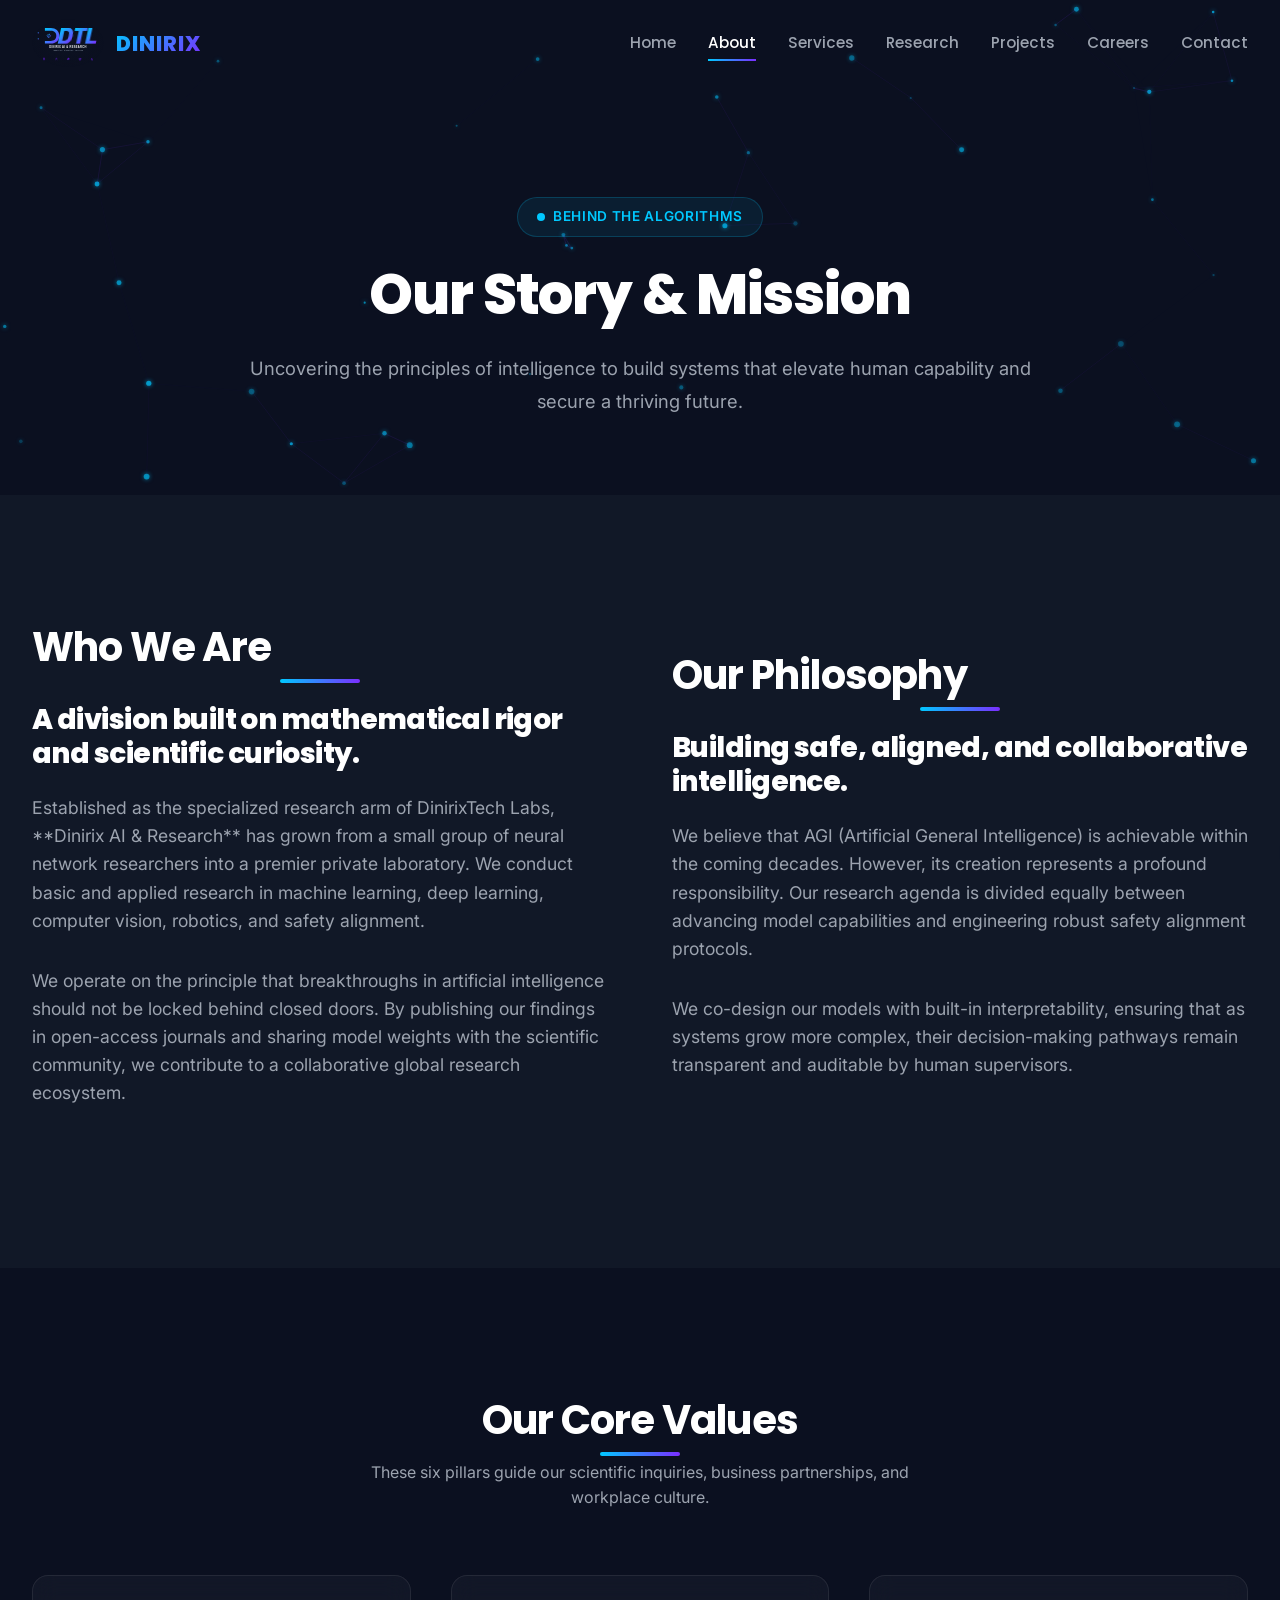
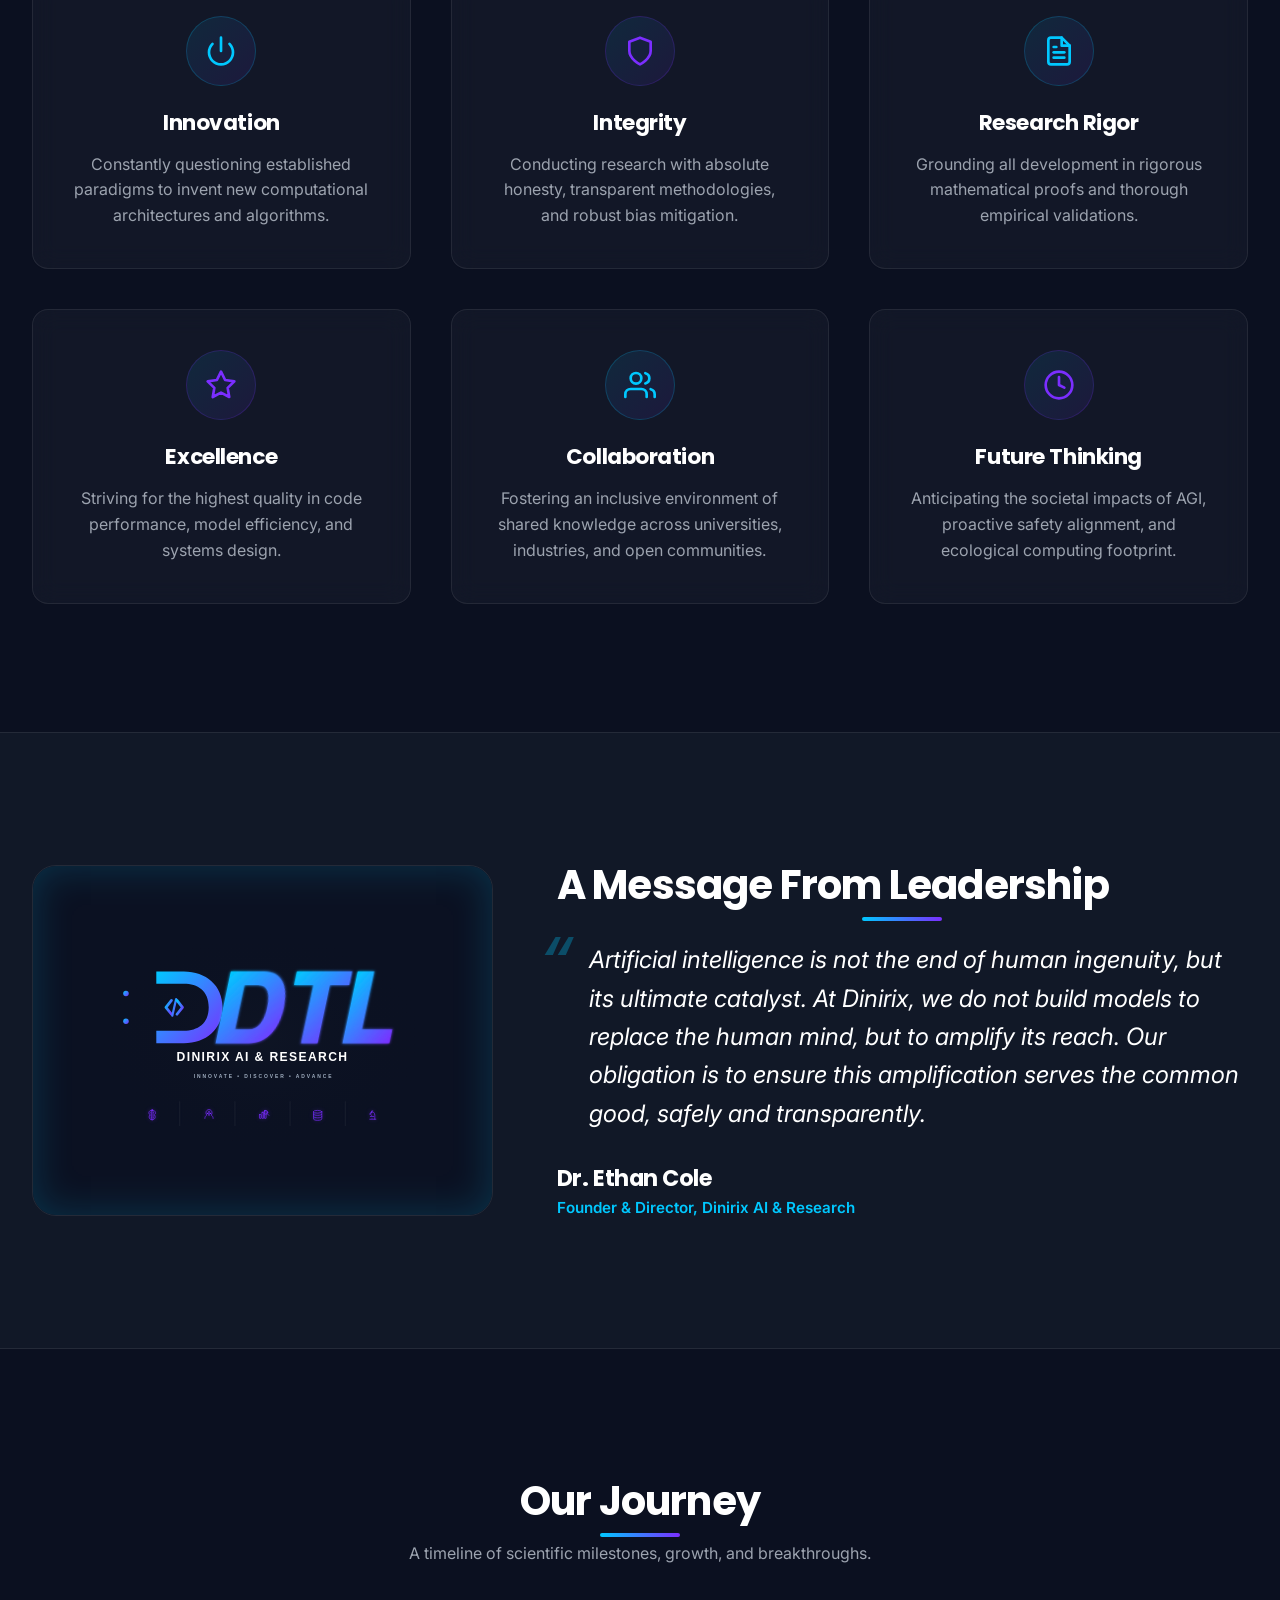
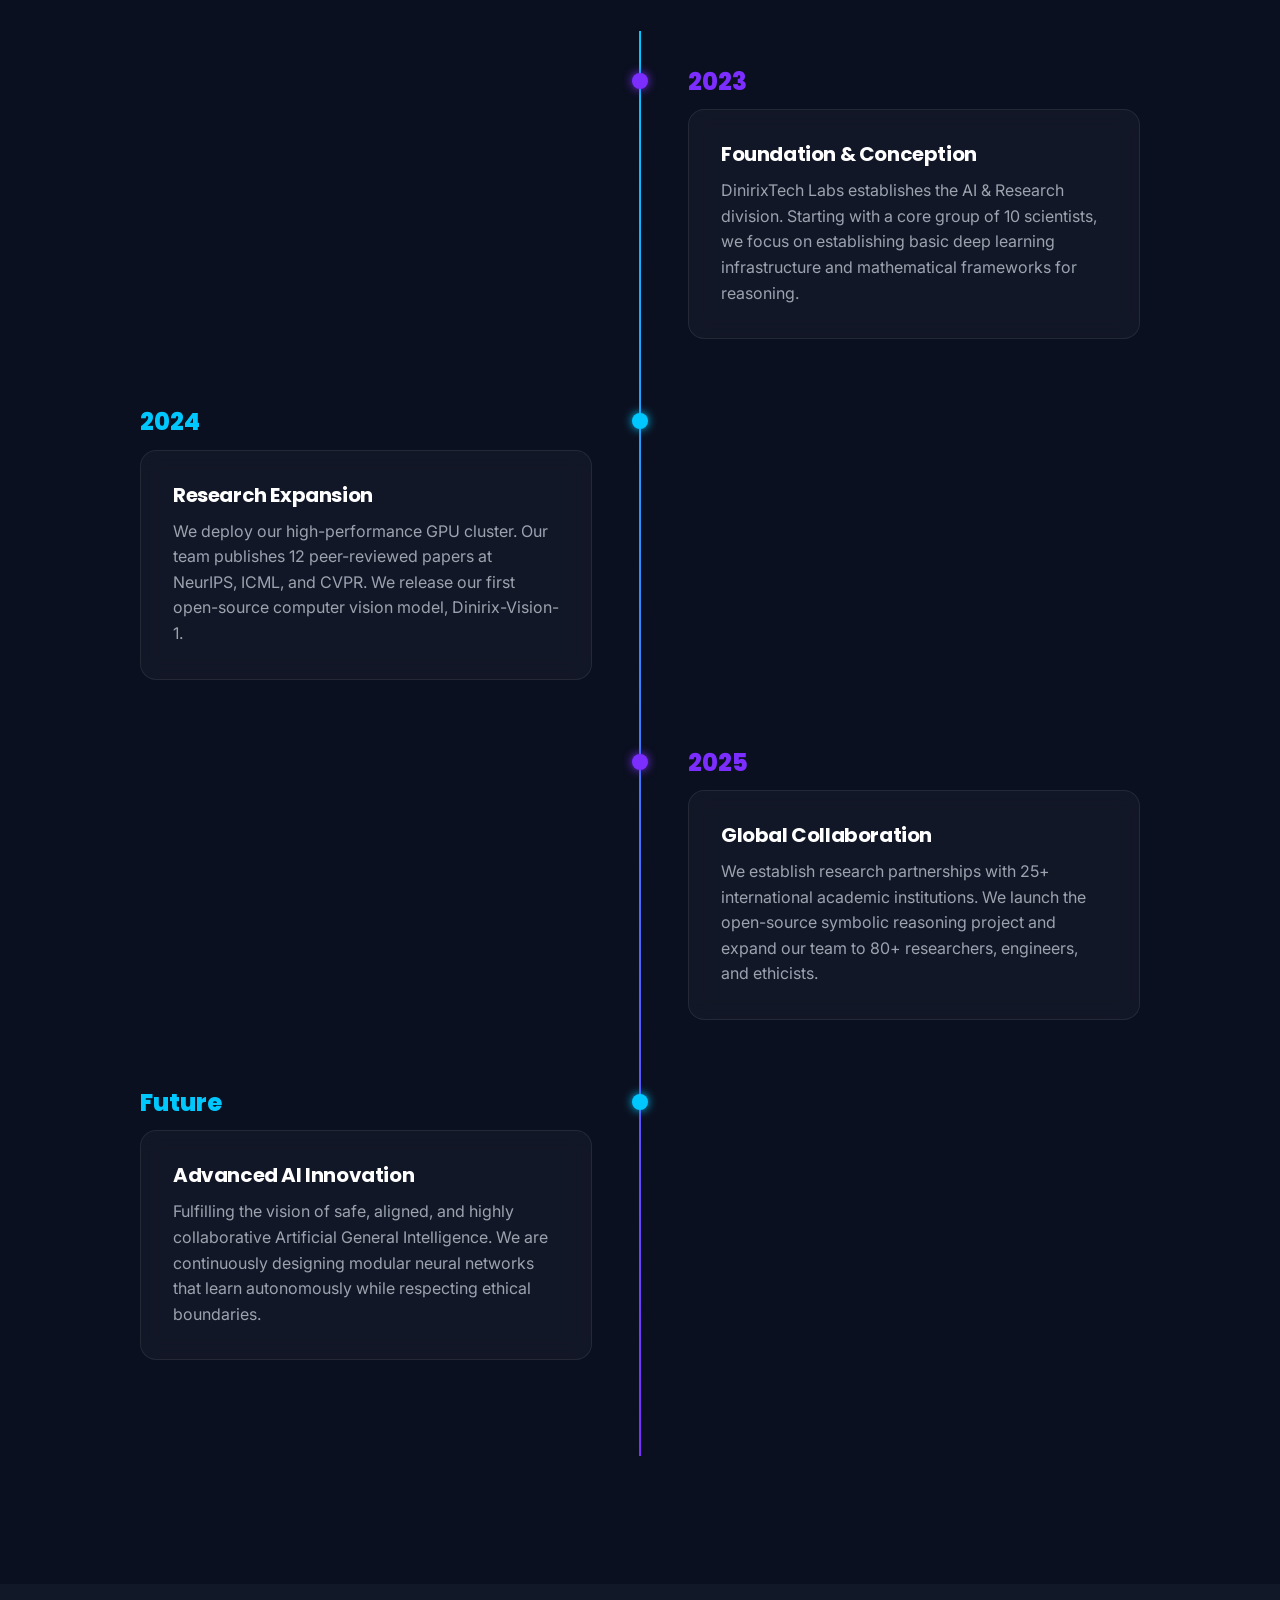
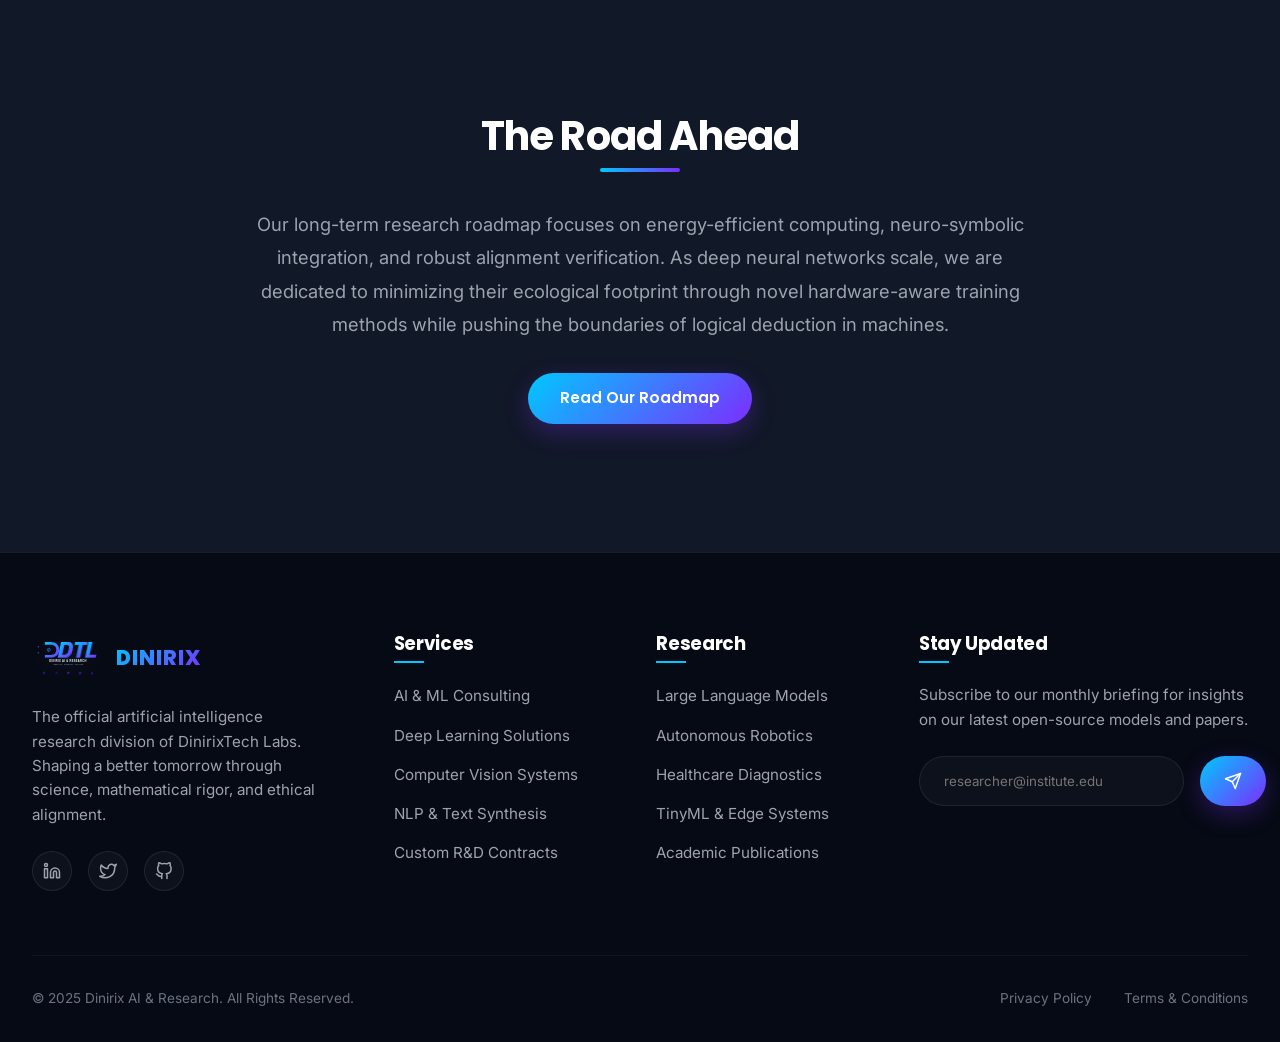
<file: about.html>
<!DOCTYPE html>
<html lang="en">
<head>
    <meta charset="UTF-8">
    <meta name="viewport" content="width=device-width, initial-scale=1.0">
    <meta name="description" content="Learn about Dinirix AI & Research - Our history, mission, core values, leadership, and our vision for safe, aligned artificial general intelligence.">
    <meta name="keywords" content="About Dinirix, Dinirix History, AI Mission, AI Vision, Core Values, Ethan Cole, AI Safety, AGI Timeline">
    <link rel="canonical" href="https://research.dinirix.com/about.html">
    
    <!-- Open Graph / Facebook -->
    <meta property="og:type" content="website">
    <meta property="og:url" content="https://research.dinirix.com/about.html">
    <meta property="og:title" content="About Us | Dinirix AI & Research">
    <meta property="og:description" content="Discover our history, core values, and our commitment to building safe, ethical, and highly capable artificial intelligence.">
    <meta property="og:image" content="images/logo.svg">

    <title>About Us | Dinirix AI & Research</title>

    <!-- Stylesheets -->
    <link rel="stylesheet" href="css/style.css">
    <link rel="stylesheet" href="css/responsive.css">
    
    <!-- Favicon -->
    <link rel="icon" type="image/svg+xml" href="images/logo.svg">
</head>
<body>

    <!-- ==========================================
         PRELOADER SCREEN
         ========================================== -->
    <div id="preloader">
        <div class="loader-content">
            <object data="images/logo.svg" type="image/svg+xml" class="loader-logo" aria-label="Dinirix AI & Research Logo"></object>
            <div class="loader-bar">
                <div class="loader-progress"></div>
            </div>
        </div>
    </div>

    <!-- ==========================================
         STICKY HEADER & NAVIGATION
         ========================================== -->
    <header class="navbar">
        <div class="nav-container">
            <a href="index.html" class="logo-link">
                <img src="images/logo.svg" alt="Dinirix AI & Research Logo" class="logo-img">
                <span class="logo-text gradient-text">DINIRIX</span>
            </a>
            
            <nav>
                <ul class="nav-menu">
                    <li class="nav-item"><a href="index.html">Home</a></li>
                    <li class="nav-item"><a href="about.html" class="active">About</a></li>
                    <li class="nav-item"><a href="services.html">Services</a></li>
                    <li class="nav-item"><a href="research.html">Research</a></li>
                    <li class="nav-item"><a href="projects.html">Projects</a></li>
                    <li class="nav-item"><a href="careers.html">Careers</a></li>
                    <li class="nav-item"><a href="contact.html">Contact</a></li>
                </ul>
            </nav>

            <button class="hamburger" aria-label="Toggle Navigation Menu">
                <span class="bar"></span>
                <span class="bar"></span>
                <span class="bar"></span>
            </button>
        </div>
    </header>

    <!-- ==========================================
         HERO SECTION (INNER PAGE STYLE)
         ========================================== -->
    <section class="hero" style="min-height: 55vh; padding-top: 120px;">
        <canvas id="particle-canvas"></canvas>
        <div class="container" style="position: relative; z-index: 2;">
            <div style="text-align: center; max-width: 800px; margin: 0 auto;" class="reveal fade-up">
                <div class="hero-tag">
                    <span></span>Behind the Algorithms
                </div>
                <h1 style="font-size: 3.5rem; margin-bottom: 1.5rem;">Our Story &amp; Mission</h1>
                <p class="hero-subtitle" style="margin-bottom: 0;">
                    Uncovering the principles of intelligence to build systems that elevate human capability and secure a thriving future.
                </p>
            </div>
        </div>
    </section>

    <!-- ==========================================
         COMPANY OVERVIEW & STORY
         ========================================== -->
    <section class="section-padding bg-sec">
        <div class="container">
            <div class="intro-grid">
                <div class="intro-text-block reveal fade-right">
                    <h2 class="section-title" style="text-align: left; margin-bottom: 2rem;">Who We Are</h2>
                    <h3>A division built on mathematical rigor and scientific curiosity.</h3>
                    <p>
                        Established as the specialized research arm of DinirixTech Labs, **Dinirix AI & Research** has grown from a small group of neural network researchers into a premier private laboratory. We conduct basic and applied research in machine learning, deep learning, computer vision, robotics, and safety alignment.
                    </p>
                    <p>
                        We operate on the principle that breakthroughs in artificial intelligence should not be locked behind closed doors. By publishing our findings in open-access journals and sharing model weights with the scientific community, we contribute to a collaborative global research ecosystem.
                    </p>
                </div>
                
                <div class="intro-text-block reveal fade-left">
                    <h2 class="section-title" style="text-align: left; margin-bottom: 2rem;">Our Philosophy</h2>
                    <h3>Building safe, aligned, and collaborative intelligence.</h3>
                    <p>
                        We believe that AGI (Artificial General Intelligence) is achievable within the coming decades. However, its creation represents a profound responsibility. Our research agenda is divided equally between advancing model capabilities and engineering robust safety alignment protocols.
                    </p>
                    <p>
                        We co-design our models with built-in interpretability, ensuring that as systems grow more complex, their decision-making pathways remain transparent and auditable by human supervisors.
                    </p>
                </div>
            </div>
        </div>
    </section>

    <!-- ==========================================
         CORE VALUES (6 CARDS)
         ========================================== -->
    <section class="section-padding">
        <div class="container">
            <h2 class="section-title reveal fade-up">Our Core Values</h2>
            <p style="text-align: center; max-width: 600px; margin: -2rem auto 4rem auto;" class="reveal fade-up">
                These six pillars guide our scientific inquiries, business partnerships, and workplace culture.
            </p>
            
            <div class="values-grid">
                <!-- Value 1 -->
                <div class="glass-card value-card reveal fade-up">
                    <div class="value-icon-wrapper">
                        <svg xmlns="http://www.w3.org/2000/svg" viewBox="0 0 24 24" fill="none" stroke="currentColor" stroke-width="2" stroke-linecap="round" stroke-linejoin="round"><path d="M18.36 6.64a9 9 0 1 1-12.73 0"></path><line x1="12" y1="2" x2="12" y2="12"></line></svg>
                    </div>
                    <h4>Innovation</h4>
                    <p>Constantly questioning established paradigms to invent new computational architectures and algorithms.</p>
                </div>
                <!-- Value 2 -->
                <div class="glass-card value-card reveal fade-up" style="transition-delay: 0.1s;">
                    <div class="value-icon-wrapper" style="color: var(--secondary); border-color: rgba(123, 46, 255, 0.2);">
                        <svg xmlns="http://www.w3.org/2000/svg" viewBox="0 0 24 24" fill="none" stroke="currentColor" stroke-width="2" stroke-linecap="round" stroke-linejoin="round"><path d="M12 22s8-4 8-10V5l-8-3-8 3v7c0 6 8 10 8 10z"></path></svg>
                    </div>
                    <h4>Integrity</h4>
                    <p>Conducting research with absolute honesty, transparent methodologies, and robust bias mitigation.</p>
                </div>
                <!-- Value 3 -->
                <div class="glass-card value-card reveal fade-up" style="transition-delay: 0.2s;">
                    <div class="value-icon-wrapper">
                        <svg xmlns="http://www.w3.org/2000/svg" viewBox="0 0 24 24" fill="none" stroke="currentColor" stroke-width="2" stroke-linecap="round" stroke-linejoin="round"><path d="M14 2H6a2 2 0 0 0-2 2v16a2 2 0 0 0 2 2h12a2 2 0 0 0 2-2V8z"></path><polyline points="14 2 14 8 20 8"></polyline><line x1="16" y1="13" x2="8" y2="13"></line><line x1="16" y1="17" x2="8" y2="17"></line><polyline points="10 9 9 9 8 9"></polyline></svg>
                    </div>
                    <h4>Research Rigor</h4>
                    <p>Grounding all development in rigorous mathematical proofs and thorough empirical validations.</p>
                </div>
                <!-- Value 4 -->
                <div class="glass-card value-card reveal fade-up">
                    <div class="value-icon-wrapper" style="color: var(--secondary); border-color: rgba(123, 46, 255, 0.2);">
                        <svg xmlns="http://www.w3.org/2000/svg" viewBox="0 0 24 24" fill="none" stroke="currentColor" stroke-width="2" stroke-linecap="round" stroke-linejoin="round"><polygon points="12 2 15.09 8.26 22 9.27 17 14.14 18.18 21.02 12 17.77 5.82 21.02 7 14.14 2 9.27 8.91 8.26 12 2"></polygon></svg>
                    </div>
                    <h4>Excellence</h4>
                    <p>Striving for the highest quality in code performance, model efficiency, and systems design.</p>
                </div>
                <!-- Value 5 -->
                <div class="glass-card value-card reveal fade-up" style="transition-delay: 0.1s;">
                    <div class="value-icon-wrapper">
                        <svg xmlns="http://www.w3.org/2000/svg" viewBox="0 0 24 24" fill="none" stroke="currentColor" stroke-width="2" stroke-linecap="round" stroke-linejoin="round"><path d="M17 21v-2a4 4 0 0 0-4-4H5a4 4 0 0 0-4 4v2"></path><circle cx="9" cy="7" r="4"></circle><path d="M23 21v-2a4 4 0 0 0-3-3.87"></path><path d="M16 3.13a4 4 0 0 1 0 7.75"></path></svg>
                    </div>
                    <h4>Collaboration</h4>
                    <p>Fostering an inclusive environment of shared knowledge across universities, industries, and open communities.</p>
                </div>
                <!-- Value 6 -->
                <div class="glass-card value-card reveal fade-up" style="transition-delay: 0.2s;">
                    <div class="value-icon-wrapper" style="color: var(--secondary); border-color: rgba(123, 46, 255, 0.2);">
                        <svg xmlns="http://www.w3.org/2000/svg" viewBox="0 0 24 24" fill="none" stroke="currentColor" stroke-width="2" stroke-linecap="round" stroke-linejoin="round"><circle cx="12" cy="12" r="10"></circle><polyline points="12 6 12 12 16 14"></polyline></svg>
                    </div>
                    <h4>Future Thinking</h4>
                    <p>Anticipating the societal impacts of AGI, proactive safety alignment, and ecological computing footprint.</p>
                </div>
            </div>
        </div>
    </section>

    <!-- ==========================================
         FOUNDER MESSAGE SECTION
         ========================================== -->
    <section class="section-padding founder-section">
        <div class="container">
            <div class="founder-grid">
                <div class="founder-img-wrapper reveal fade-right">
                    <img src="images/logo.svg" alt="Dr. Ethan Cole" style="background-color: #0b1122; padding: 4rem;">
                    <div class="founder-img-glow"></div>
                </div>
                <div class="founder-message reveal fade-left">
                    <h2 class="section-title" style="text-align: left; margin-bottom: 2rem;">A Message From Leadership</h2>
                    <blockquote>
                        Artificial intelligence is not the end of human ingenuity, but its ultimate catalyst. At Dinirix, we do not build models to replace the human mind, but to amplify its reach. Our obligation is to ensure this amplification serves the common good, safely and transparently.
                    </blockquote>
                    <div class="founder-meta">
                        <h4>Dr. Ethan Cole</h4>
                        <p>Founder &amp; Director, Dinirix AI &amp; Research</p>
                    </div>
                </div>
            </div>
        </div>
    </section>

    <!-- ==========================================
         TIMELINE SECTION
         ========================================== -->
    <section class="section-padding">
        <div class="container">
            <h2 class="section-title reveal fade-up">Our Journey</h2>
            <p style="text-align: center; max-width: 600px; margin: -2rem auto 4rem auto;" class="reveal fade-up">
                A timeline of scientific milestones, growth, and breakthroughs.
            </p>
            
            <div class="timeline-container">
                <div class="timeline-line"></div>
                
                <!-- Timeline Item 1 -->
                <div class="timeline-item reveal fade-right">
                    <div class="timeline-dot"></div>
                    <div class="timeline-date">2023</div>
                    <div class="timeline-card">
                        <h4>Foundation &amp; Conception</h4>
                        <p>DinirixTech Labs establishes the AI &amp; Research division. Starting with a core group of 10 scientists, we focus on establishing basic deep learning infrastructure and mathematical frameworks for reasoning.</p>
                    </div>
                </div>
                
                <!-- Timeline Item 2 -->
                <div class="timeline-item reveal fade-left">
                    <div class="timeline-dot"></div>
                    <div class="timeline-date">2024</div>
                    <div class="timeline-card">
                        <h4>Research Expansion</h4>
                        <p>We deploy our high-performance GPU cluster. Our team publishes 12 peer-reviewed papers at NeurIPS, ICML, and CVPR. We release our first open-source computer vision model, Dinirix-Vision-1.</p>
                    </div>
                </div>
                
                <!-- Timeline Item 3 -->
                <div class="timeline-item reveal fade-right">
                    <div class="timeline-dot"></div>
                    <div class="timeline-date">2025</div>
                    <div class="timeline-card">
                        <h4>Global Collaboration</h4>
                        <p>We establish research partnerships with 25+ international academic institutions. We launch the open-source symbolic reasoning project and expand our team to 80+ researchers, engineers, and ethicists.</p>
                    </div>
                </div>
                
                <!-- Timeline Item 4 -->
                <div class="timeline-item reveal fade-left">
                    <div class="timeline-dot"></div>
                    <div class="timeline-date">Future</div>
                    <div class="timeline-card">
                        <h4>Advanced AI Innovation</h4>
                        <p>Fulfilling the vision of safe, aligned, and highly collaborative Artificial General Intelligence. We are continuously designing modular neural networks that learn autonomously while respecting ethical boundaries.</p>
                    </div>
                </div>
            </div>
        </div>
    </section>

    <!-- ==========================================
         FUTURE VISION SECTION
         ========================================== -->
    <section class="section-padding bg-sec">
        <div class="container">
            <div style="max-width: 800px; margin: 0 auto; text-align: center;" class="reveal fade-up">
                <h2 class="section-title">The Road Ahead</h2>
                <p style="font-size: 1.15rem; line-height: 1.8; margin-bottom: 2rem; color: var(--text-muted);">
                    Our long-term research roadmap focuses on energy-efficient computing, neuro-symbolic integration, and robust alignment verification. As deep neural networks scale, we are dedicated to minimizing their ecological footprint through novel hardware-aware training methods while pushing the boundaries of logical deduction in machines.
                </p>
                <a href="research.html" class="btn btn-primary">Read Our Roadmap</a>
            </div>
        </div>
    </section>

    <!-- ==========================================
         FOOTER SECTION
         ========================================== -->
    <footer class="footer">
        <div class="container">
            <div class="footer-grid">
                <!-- Col 1: Brand info -->
                <div class="footer-brand">
                    <a href="index.html" class="logo-link">
                        <img src="images/logo.svg" alt="Dinirix Logo" class="logo-img">
                        <span class="logo-text gradient-text">DINIRIX</span>
                    </a>
                    <p>The official artificial intelligence research division of DinirixTech Labs. Shaping a better tomorrow through science, mathematical rigor, and ethical alignment.</p>
                    <div class="social-links">
                        <a href="#" class="social-icon" aria-label="LinkedIn"><svg xmlns="http://www.w3.org/2000/svg" width="18" height="18" viewBox="0 0 24 24" fill="none" stroke="currentColor" stroke-width="2" stroke-linecap="round" stroke-linejoin="round"><path d="M16 8a6 6 0 0 1 6 6v7h-4v-7a2 2 0 0 0-2-2 2 2 0 0 0-2 2v7h-4v-7a6 6 0 0 1 6-6z"></path><rect x="2" y="9" width="4" height="12"></rect><circle cx="4" cy="4" r="2"></circle></svg></a>
                        <a href="#" class="social-icon" aria-label="Twitter"><svg xmlns="http://www.w3.org/2000/svg" width="18" height="18" viewBox="0 0 24 24" fill="none" stroke="currentColor" stroke-width="2" stroke-linecap="round" stroke-linejoin="round"><path d="M23 3a10.9 10.9 0 0 1-3.14 1.53 4.48 4.48 0 0 0-7.86 3v1A10.66 10.66 0 0 1 3 4s-4 9 5 13a11.64 11.64 0 0 1-7 2c9 5 20 0 20-11.5a4.5 4.5 0 0 0-.08-.83A7.72 7.72 0 0 0 23 3z"></path></svg></a>
                        <a href="#" class="social-icon" aria-label="GitHub"><svg xmlns="http://www.w3.org/2000/svg" width="18" height="18" viewBox="0 0 24 24" fill="none" stroke="currentColor" stroke-width="2" stroke-linecap="round" stroke-linejoin="round"><path d="M9 19c-5 1.5-5-2.5-7-3m14 6v-3.87a3.37 3.37 0 0 0-.94-2.61c3.14-.35 6.44-1.54 6.44-7A5.44 5.44 0 0 0 20 4.77 5.07 5.07 0 0 0 19.91 1S18.73.65 16 2.48a13.38 13.38 0 0 0-7 0C6.27.65 5.09 1 5.09 1A5.07 5.07 0 0 0 5 4.77a5.44 5.44 0 0 0-1.5 3.78c0 5.42 3.3 6.61 6.44 7A3.37 3.37 0 0 0 9 18.13V22"></path></svg></a>
                    </div>
                </div>
                <!-- Col 2: Services -->
                <div class="footer-col">
                    <h4>Services</h4>
                    <ul class="footer-links">
                        <li><a href="services.html">AI &amp; ML Consulting</a></li>
                        <li><a href="services.html">Deep Learning Solutions</a></li>
                        <li><a href="services.html">Computer Vision Systems</a></li>
                        <li><a href="services.html">NLP &amp; Text Synthesis</a></li>
                        <li><a href="services.html">Custom R&amp;D Contracts</a></li>
                    </ul>
                </div>
                <!-- Col 3: Research Areas -->
                <div class="footer-col">
                    <h4>Research</h4>
                    <ul class="footer-links">
                        <li><a href="research.html">Large Language Models</a></li>
                        <li><a href="research.html">Autonomous Robotics</a></li>
                        <li><a href="research.html">Healthcare Diagnostics</a></li>
                        <li><a href="research.html">TinyML &amp; Edge Systems</a></li>
                        <li><a href="research.html">Academic Publications</a></li>
                    </ul>
                </div>
                <!-- Col 4: Newsletter -->
                <div class="footer-col footer-newsletter">
                    <h4>Stay Updated</h4>
                    <p>Subscribe to our monthly briefing for insights on our latest open-source models and papers.</p>
                    <form class="newsletter-form">
                        <input type="email" class="newsletter-input" placeholder="researcher@institute.edu" required aria-label="Email address for newsletter">
                        <button type="submit" class="btn btn-primary" style="padding: 0.85rem 1.5rem;">
                            <svg xmlns="http://www.w3.org/2000/svg" width="18" height="18" viewBox="0 0 24 24" fill="none" stroke="currentColor" stroke-width="2" stroke-linecap="round" stroke-linejoin="round"><line x1="22" y1="2" x2="11" y2="13"></line><polygon points="22 2 15 22 11 13 2 9 22 2"></polygon></svg>
                        </button>
                    </form>
                </div>
            </div>
            
            <!-- Bottom copyrights -->
            <div class="footer-bottom">
                <p>&copy; 2025 Dinirix AI &amp; Research. All Rights Reserved.</p>
                <div class="footer-legal">
                    <a href="#">Privacy Policy</a>
                    <a href="#">Terms &amp; Conditions</a>
                </div>
            </div>
        </div>
    </footer>

    <!-- ==========================================
         BACK TO TOP BUTTON
         ========================================== -->
    <button id="back-to-top" aria-label="Scroll back to top">
        <svg xmlns="http://www.w3.org/2000/svg" width="24" height="24" viewBox="0 0 24 24" fill="none" stroke="currentColor" stroke-width="2" stroke-linecap="round" stroke-linejoin="round"><line x1="12" y1="19" x2="12" y2="5"></line><polyline points="5 12 12 5 19 12"></polyline></svg>
    </button>

    <!-- JavaScript -->
    <script src="js/script.js"></script>
</body>
</html>
</file>
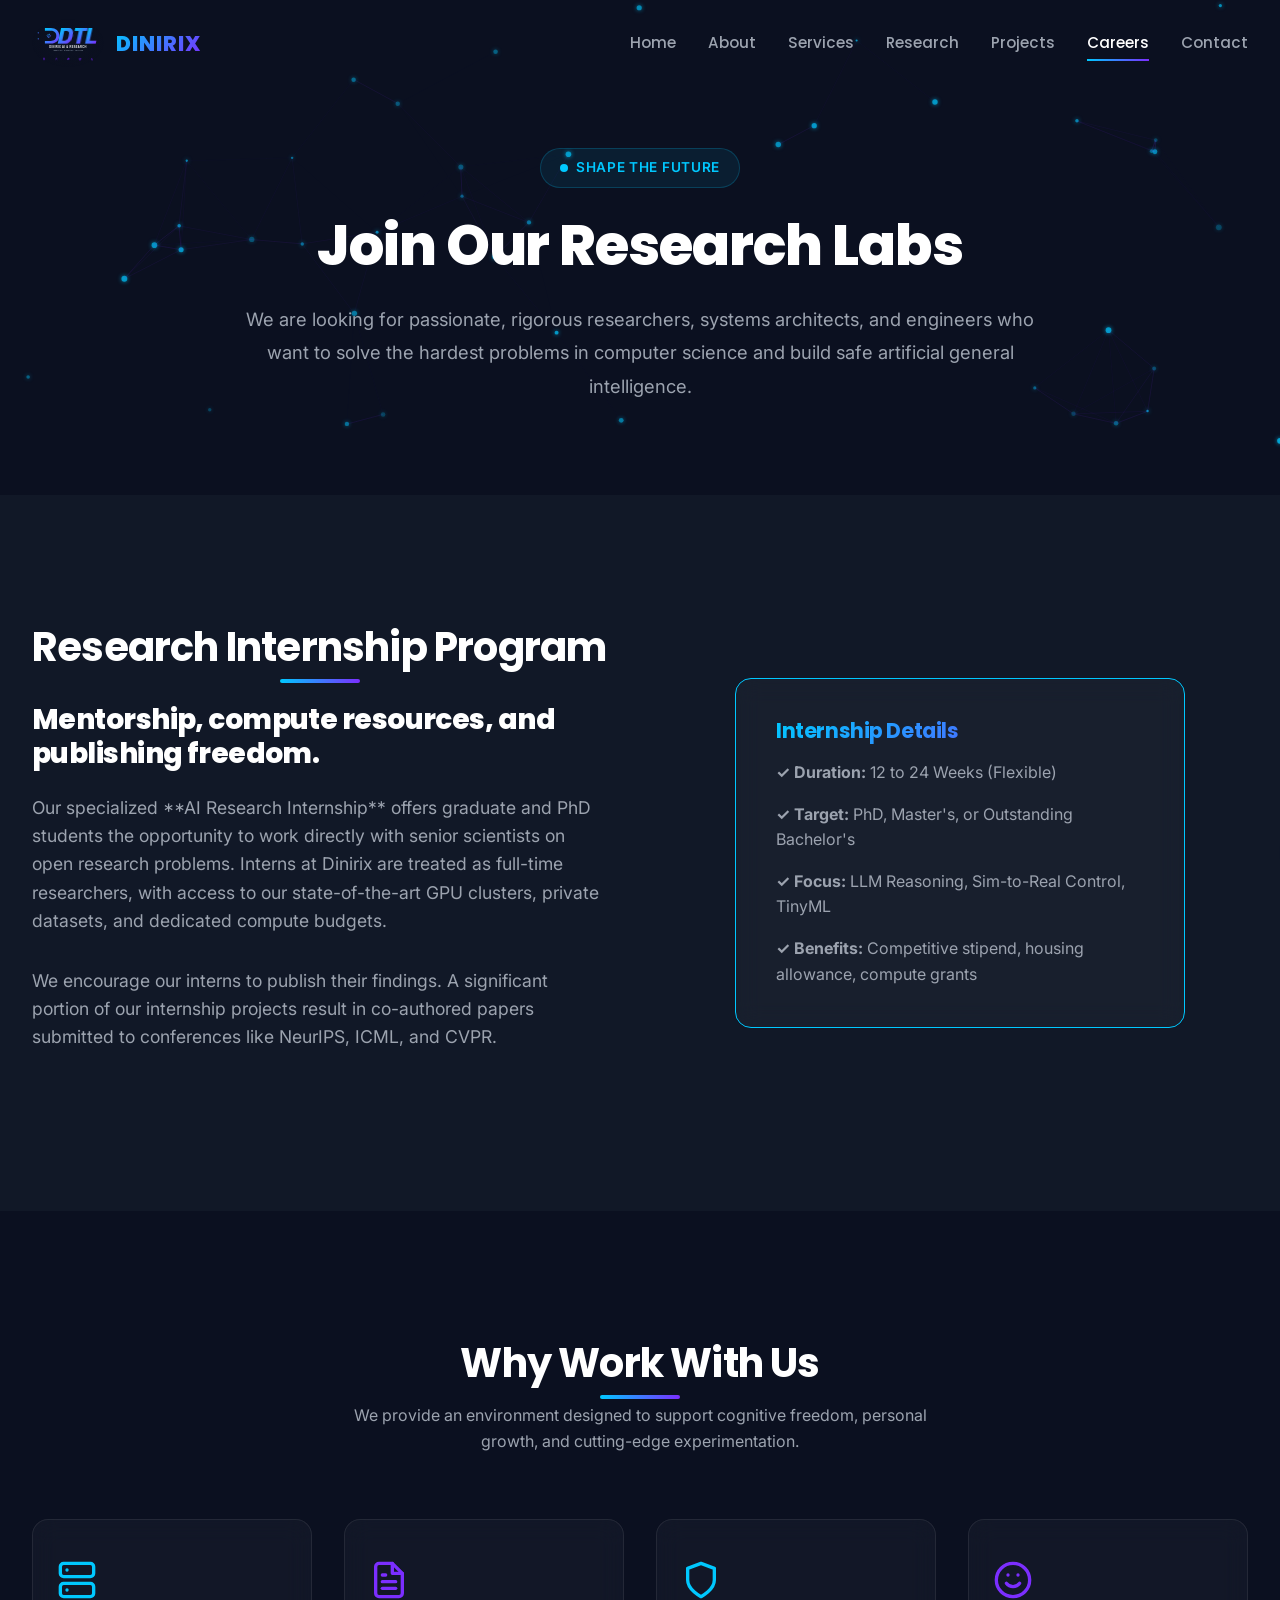
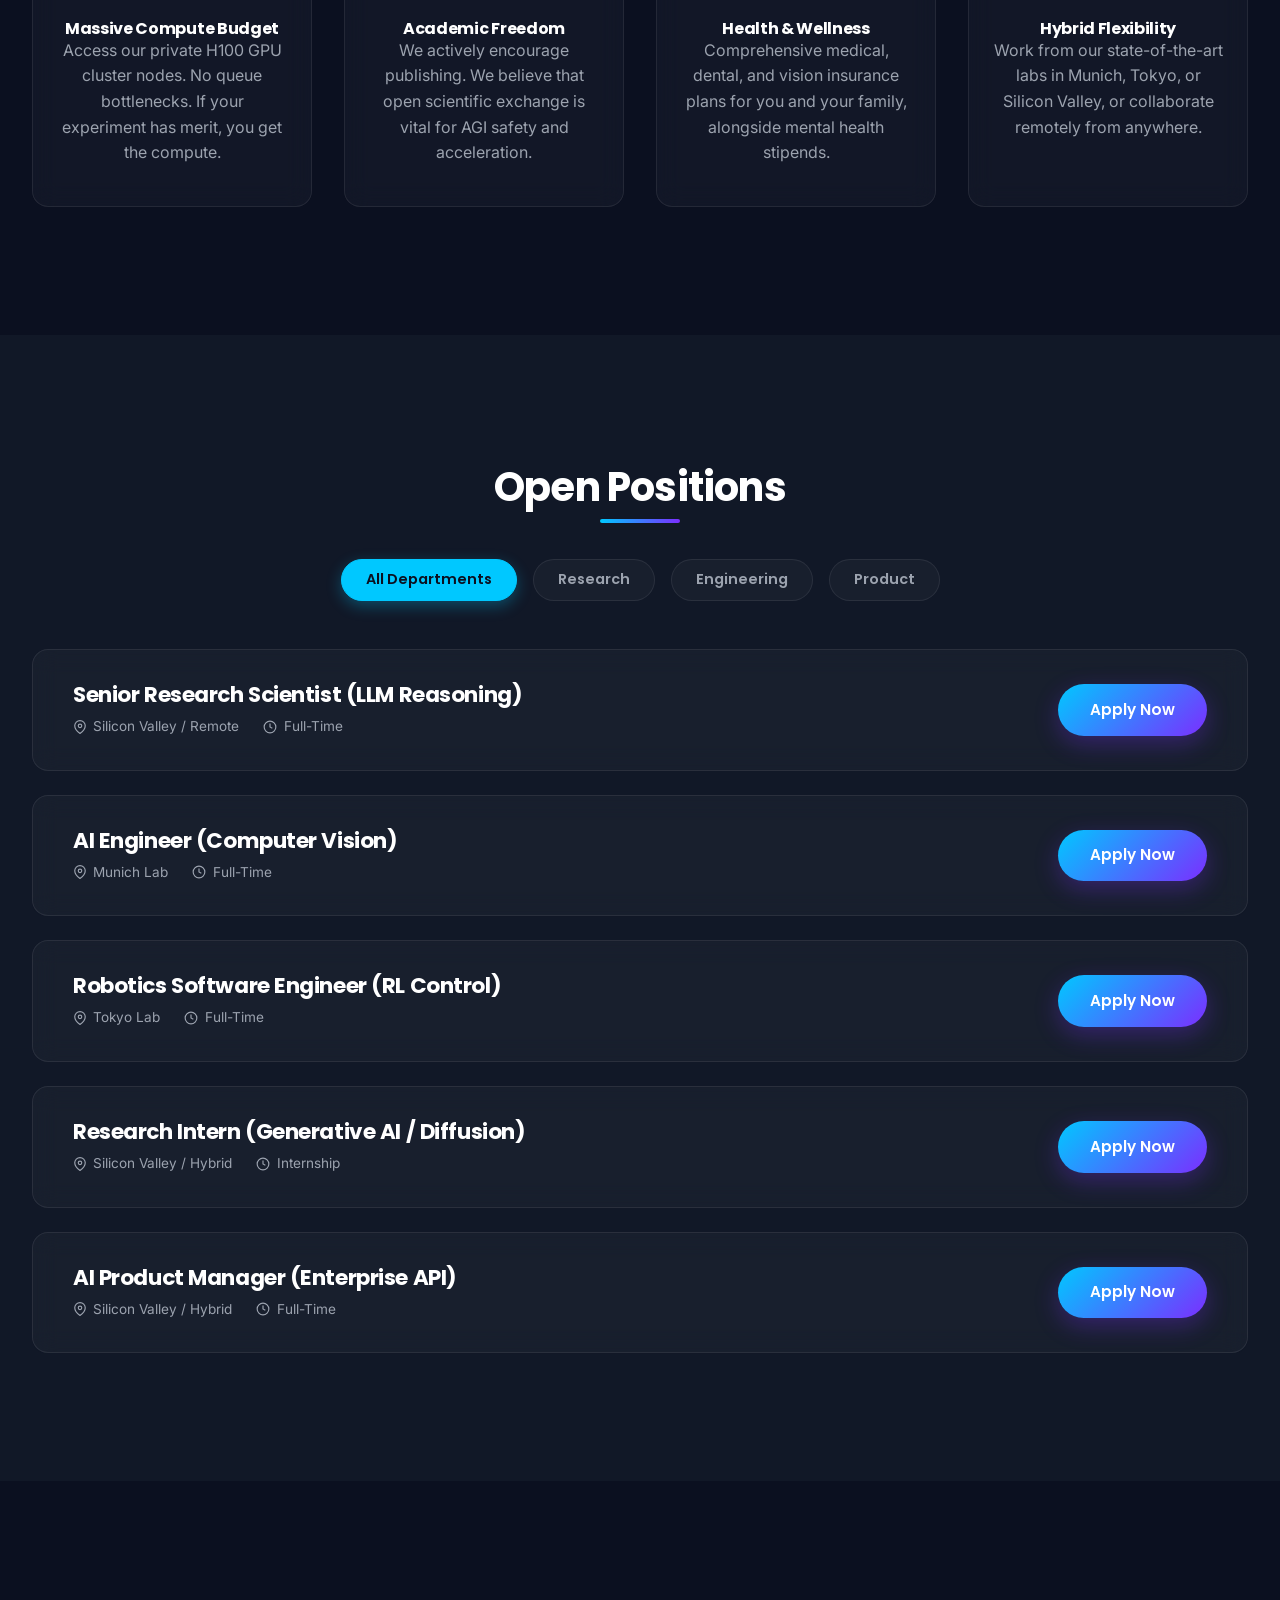
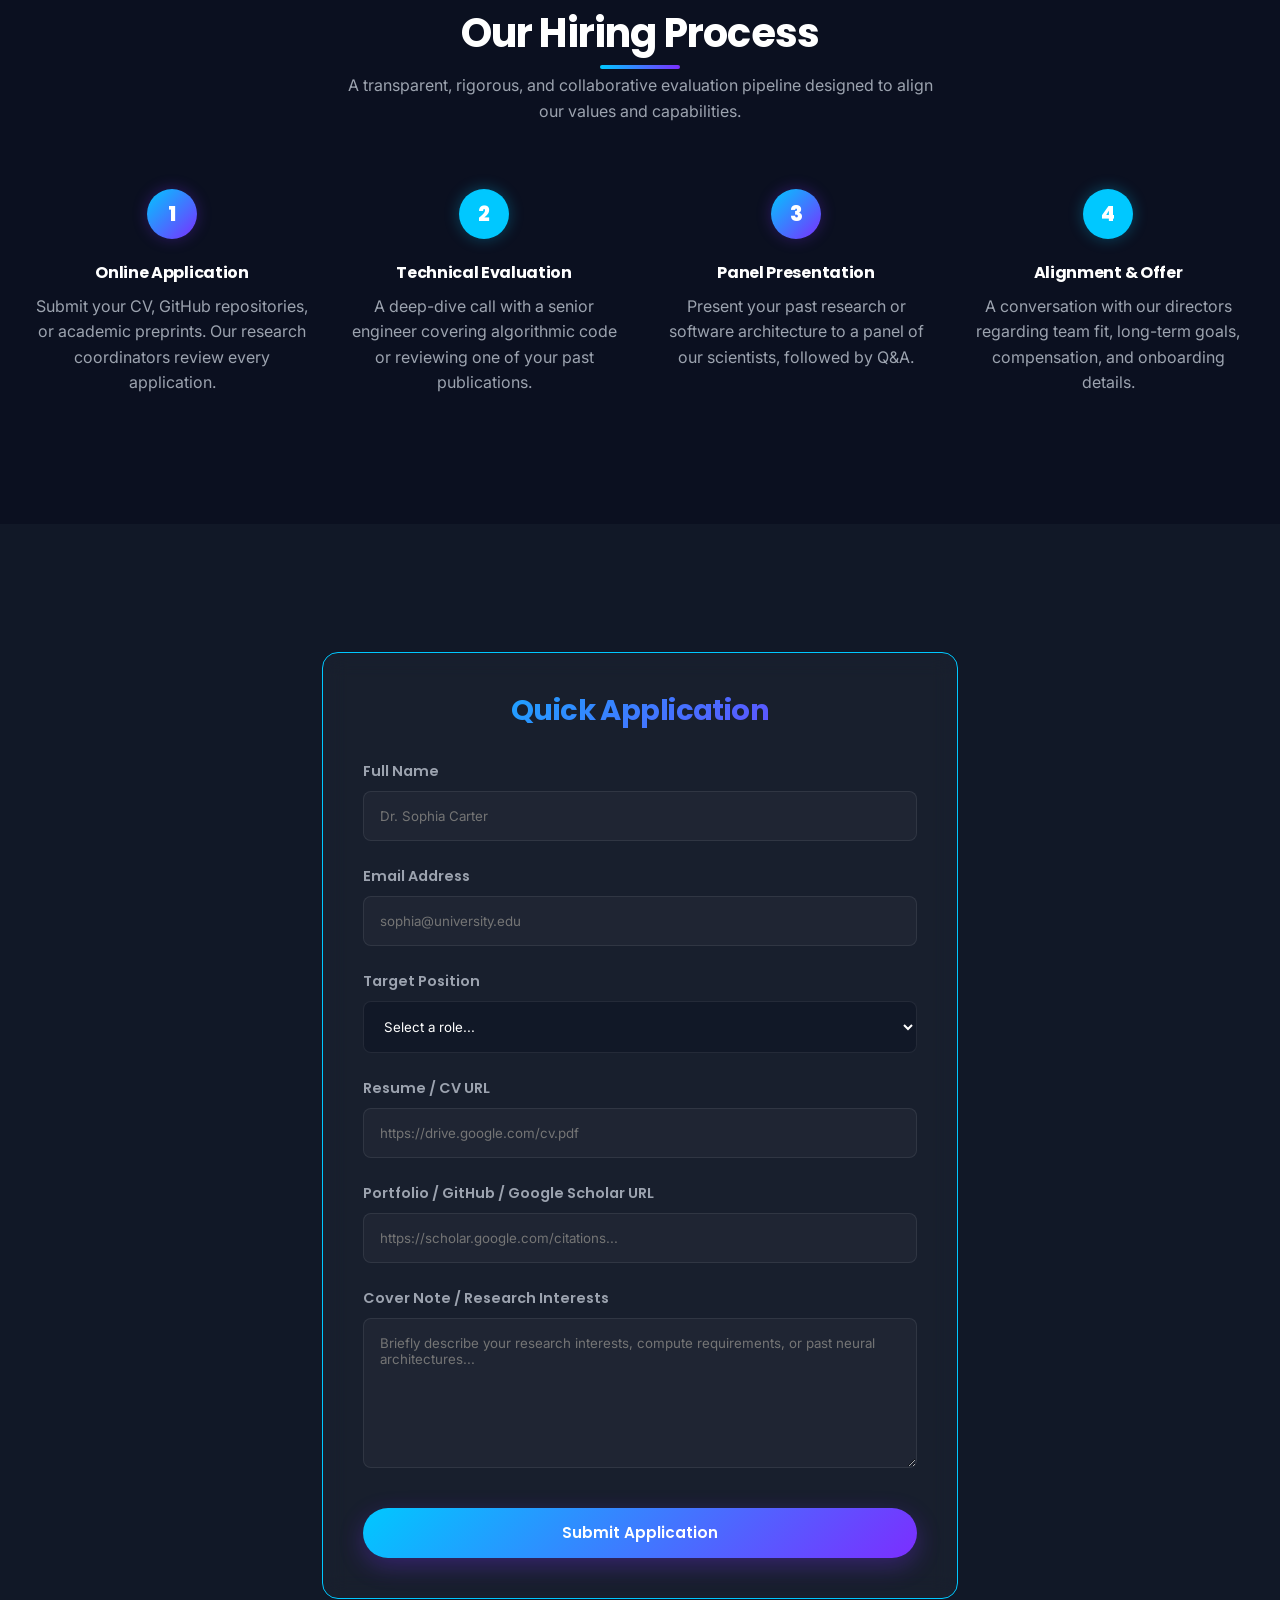
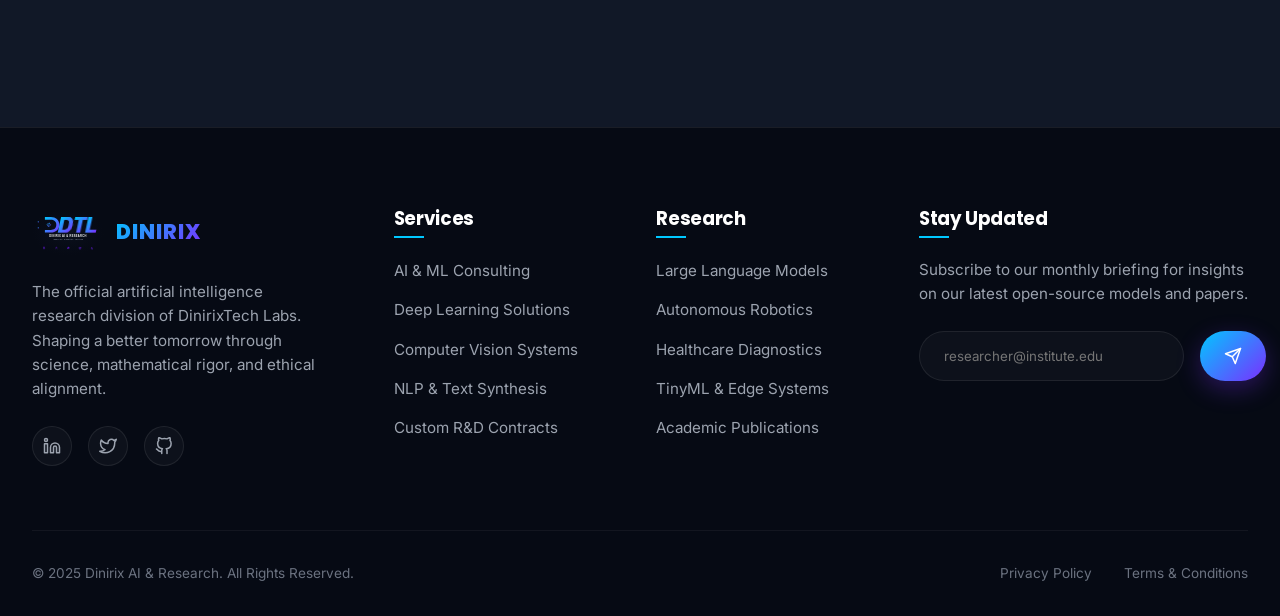
<file: careers.html>
<!DOCTYPE html>
<html lang="en">
<head>
    <meta charset="UTF-8">
    <meta name="viewport" content="width=device-width, initial-scale=1.0">
    <meta name="description" content="Join the elite team of scientists and developers at Dinirix AI & Research. Discover open positions, internship programs, and benefits of working with us.">
    <meta name="keywords" content="AI Careers, Deep Learning Jobs, Machine Learning Internships, Research Scientist Openings, Robotics Software Engineer, Work at Dinirix">
    <link rel="canonical" href="https://research.dinirix.com/careers.html">
    
    <!-- Open Graph / Facebook -->
    <meta property="og:type" content="website">
    <meta property="og:url" content="https://research.dinirix.com/careers.html">
    <meta property="og:title" content="Careers | Dinirix AI & Research">
    <meta property="og:description" content="Join us in shaping the future of AI. View our open positions in research, engineering, and product.">
    <meta property="og:image" content="images/logo.svg">

    <title>Careers | Dinirix AI & Research</title>

    <!-- Stylesheets -->
    <link rel="stylesheet" href="css/style.css">
    <link rel="stylesheet" href="css/responsive.css">
    
    <!-- Favicon -->
    <link rel="icon" type="image/svg+xml" href="images/logo.svg">
</head>
<body>

    <!-- ==========================================
         PRELOADER SCREEN
         ========================================== -->
    <div id="preloader">
        <div class="loader-content">
            <object data="images/logo.svg" type="image/svg+xml" class="loader-logo" aria-label="Dinirix AI & Research Logo"></object>
            <div class="loader-bar">
                <div class="loader-progress"></div>
            </div>
        </div>
    </div>

    <!-- ==========================================
         STICKY HEADER & NAVIGATION
         ========================================== -->
    <header class="navbar">
        <div class="nav-container">
            <a href="index.html" class="logo-link">
                <img src="images/logo.svg" alt="Dinirix AI & Research Logo" class="logo-img">
                <span class="logo-text gradient-text">DINIRIX</span>
            </a>
            
            <nav>
                <ul class="nav-menu">
                    <li class="nav-item"><a href="index.html">Home</a></li>
                    <li class="nav-item"><a href="about.html">About</a></li>
                    <li class="nav-item"><a href="services.html">Services</a></li>
                    <li class="nav-item"><a href="research.html">Research</a></li>
                    <li class="nav-item"><a href="projects.html">Projects</a></li>
                    <li class="nav-item"><a href="careers.html" class="active">Careers</a></li>
                    <li class="nav-item"><a href="contact.html">Contact</a></li>
                </ul>
            </nav>

            <button class="hamburger" aria-label="Toggle Navigation Menu">
                <span class="bar"></span>
                <span class="bar"></span>
                <span class="bar"></span>
            </button>
        </div>
    </header>

    <!-- ==========================================
         HERO SECTION (INNER PAGE STYLE)
         ========================================== -->
    <section class="hero" style="min-height: 55vh; padding-top: 120px;">
        <canvas id="particle-canvas"></canvas>
        <div class="container" style="position: relative; z-index: 2;">
            <div class="careers-hero reveal fade-up">
                <div class="hero-tag">
                    <span></span>Shape the Future
                </div>
                <h1 style="font-size: 3.5rem; margin-bottom: 1.5rem;">Join Our Research Labs</h1>
                <p class="hero-subtitle" style="margin-bottom: 0;">
                    We are looking for passionate, rigorous researchers, systems architects, and engineers who want to solve the hardest problems in computer science and build safe artificial general intelligence.
                </p>
            </div>
        </div>
    </section>

    <!-- ==========================================
         INTERNSHIP PROGRAM SECTION
         ========================================== -->
    <section class="section-padding bg-sec">
        <div class="container">
            <div class="intro-grid">
                <div class="intro-text-block reveal fade-right">
                    <h2 class="section-title" style="text-align: left; margin-bottom: 2rem;">Research Internship Program</h2>
                    <h3>Mentorship, compute resources, and publishing freedom.</h3>
                    <p>
                        Our specialized **AI Research Internship** offers graduate and PhD students the opportunity to work directly with senior scientists on open research problems. Interns at Dinirix are treated as full-time researchers, with access to our state-of-the-art GPU clusters, private datasets, and dedicated compute budgets.
                    </p>
                    <p>
                        We encourage our interns to publish their findings. A significant portion of our internship projects result in co-authored papers submitted to conferences like NeurIPS, ICML, and CVPR.
                    </p>
                </div>
                <div class="intro-text-block reveal fade-left" style="display: flex; justify-content: center; align-items: center;">
                    <div class="glass-card" style="border-color: var(--primary); max-width: 450px;">
                        <h4 style="font-size: 1.3rem; margin-bottom: 1rem;" class="gradient-text">Internship Details</h4>
                        <ul style="list-style: none; display: flex; flex-direction: column; gap: 1rem; color: var(--text-muted);">
                            <li><strong>✓ Duration:</strong> 12 to 24 Weeks (Flexible)</li>
                            <li><strong>✓ Target:</strong> PhD, Master's, or Outstanding Bachelor's</li>
                            <li><strong>✓ Focus:</strong> LLM Reasoning, Sim-to-Real Control, TinyML</li>
                            <li><strong>✓ Benefits:</strong> Competitive stipend, housing allowance, compute grants</li>
                        </ul>
                    </div>
                </div>
            </div>
        </div>
    </section>

    <!-- ==========================================
         BENEFITS SECTION
         ========================================== -->
    <section class="section-padding">
        <div class="container">
            <h2 class="section-title reveal fade-up">Why Work With Us</h2>
            <p style="text-align: center; max-width: 600px; margin: -2rem auto 4rem auto;" class="reveal fade-up">
                We provide an environment designed to support cognitive freedom, personal growth, and cutting-edge experimentation.
            </p>
            
            <div class="benefits-grid">
                <!-- Benefit 1 -->
                <div class="glass-card benefit-card reveal fade-up">
                    <div class="benefit-icon">
                        <svg xmlns="http://www.w3.org/2000/svg" width="36" height="36" viewBox="0 0 24 24" fill="none" stroke="currentColor" stroke-width="2" stroke-linecap="round" stroke-linejoin="round"><rect x="2" y="2" width="20" height="8" rx="2" ry="2"></rect><rect x="2" y="14" width="20" height="8" rx="2" ry="2"></rect><line x1="6" y1="6" x2="6.01" y2="6"></line><line x1="6" y1="18" x2="6.01" y2="18"></line></svg>
                    </div>
                    <h4>Massive Compute Budget</h4>
                    <p>Access our private H100 GPU cluster nodes. No queue bottlenecks. If your experiment has merit, you get the compute.</p>
                </div>
                <!-- Benefit 2 -->
                <div class="glass-card benefit-card reveal fade-up" style="transition-delay: 0.1s;">
                    <div class="benefit-icon" style="color: var(--secondary);">
                        <svg xmlns="http://www.w3.org/2000/svg" width="36" height="36" viewBox="0 0 24 24" fill="none" stroke="currentColor" stroke-width="2" stroke-linecap="round" stroke-linejoin="round"><path d="M14 2H6a2 2 0 0 0-2 2v16a2 2 0 0 0 2 2h12a2 2 0 0 0 2-2V8z"></path><polyline points="14 2 14 8 20 8"></polyline><line x1="16" y1="13" x2="8" y2="13"></line><line x1="16" y1="17" x2="8" y2="17"></line><polyline points="10 9 9 9 8 9"></polyline></svg>
                    </div>
                    <h4>Academic Freedom</h4>
                    <p>We actively encourage publishing. We believe that open scientific exchange is vital for AGI safety and acceleration.</p>
                </div>
                <!-- Benefit 3 -->
                <div class="glass-card benefit-card reveal fade-up" style="transition-delay: 0.2s;">
                    <div class="benefit-icon">
                        <svg xmlns="http://www.w3.org/2000/svg" width="36" height="36" viewBox="0 0 24 24" fill="none" stroke="currentColor" stroke-width="2" stroke-linecap="round" stroke-linejoin="round"><path d="M12 22s8-4 8-10V5l-8-3-8 3v7c0 6 8 10 8 10z"></path></svg>
                    </div>
                    <h4>Health &amp; Wellness</h4>
                    <p>Comprehensive medical, dental, and vision insurance plans for you and your family, alongside mental health stipends.</p>
                </div>
                <!-- Benefit 4 -->
                <div class="glass-card benefit-card reveal fade-up" style="transition-delay: 0.3s;">
                    <div class="benefit-icon" style="color: var(--secondary);">
                        <svg xmlns="http://www.w3.org/2000/svg" width="36" height="36" viewBox="0 0 24 24" fill="none" stroke="currentColor" stroke-width="2" stroke-linecap="round" stroke-linejoin="round"><circle cy="12" r="10" cx="12"></circle><path d="M8 14s1.5 2 4 2 4-2 4-2M9 9h.01M15 9h.01"></path></svg>
                    </div>
                    <h4>Hybrid Flexibility</h4>
                    <p>Work from our state-of-the-art labs in Munich, Tokyo, or Silicon Valley, or collaborate remotely from anywhere.</p>
                </div>
            </div>
        </div>
    </section>

    <!-- ==========================================
         OPEN POSITIONS FILTERABLE GRID
         ========================================== -->
    <section class="section-padding bg-sec" id="open-positions">
        <div class="container">
            <h2 class="section-title reveal fade-up">Open Positions</h2>
            
            <!-- Category Filters -->
            <div class="job-filters reveal fade-up">
                <button class="filter-btn active" data-filter="all">All Departments</button>
                <button class="filter-btn" data-filter="research">Research</button>
                <button class="filter-btn" data-filter="engineering">Engineering</button>
                <button class="filter-btn" data-filter="product">Product</button>
            </div>
            
            <div class="jobs-grid">
                <!-- Job 1 -->
                <div class="glass-card job-card reveal fade-up" data-category="research">
                    <div class="job-title-meta">
                        <h3>Senior Research Scientist (LLM Reasoning)</h3>
                        <div class="job-details">
                            <span><svg xmlns="http://www.w3.org/2000/svg" width="14" height="14" viewBox="0 0 24 24" fill="none" stroke="currentColor" stroke-width="2"><path d="M21 10c0 7-9 13-9 13s-9-6-9-13a9 9 0 0 1 18 0z"></path><circle cx="12" cy="10" r="3"></circle></svg> Silicon Valley / Remote</span>
                            <span><svg xmlns="http://www.w3.org/2000/svg" width="14" height="14" viewBox="0 0 24 24" fill="none" stroke="currentColor" stroke-width="2"><circle cx="12" cy="12" r="10"></circle><polyline points="12 6 12 12 16 14"></polyline></svg> Full-Time</span>
                        </div>
                    </div>
                    <a href="#application-form" class="btn btn-primary">Apply Now</a>
                </div>

                <!-- Job 2 -->
                <div class="glass-card job-card reveal fade-up" data-category="engineering">
                    <div class="job-title-meta">
                        <h3>AI Engineer (Computer Vision)</h3>
                        <div class="job-details">
                            <span><svg xmlns="http://www.w3.org/2000/svg" width="14" height="14" viewBox="0 0 24 24" fill="none" stroke="currentColor" stroke-width="2"><path d="M21 10c0 7-9 13-9 13s-9-6-9-13a9 9 0 0 1 18 0z"></path><circle cx="12" cy="10" r="3"></circle></svg> Munich Lab</span>
                            <span><svg xmlns="http://www.w3.org/2000/svg" width="14" height="14" viewBox="0 0 24 24" fill="none" stroke="currentColor" stroke-width="2"><circle cx="12" cy="12" r="10"></circle><polyline points="12 6 12 12 16 14"></polyline></svg> Full-Time</span>
                        </div>
                    </div>
                    <a href="#application-form" class="btn btn-primary">Apply Now</a>
                </div>

                <!-- Job 3 -->
                <div class="glass-card job-card reveal fade-up" data-category="engineering">
                    <div class="job-title-meta">
                        <h3>Robotics Software Engineer (RL Control)</h3>
                        <div class="job-details">
                            <span><svg xmlns="http://www.w3.org/2000/svg" width="14" height="14" viewBox="0 0 24 24" fill="none" stroke="currentColor" stroke-width="2"><path d="M21 10c0 7-9 13-9 13s-9-6-9-13a9 9 0 0 1 18 0z"></path><circle cx="12" cy="10" r="3"></circle></svg> Tokyo Lab</span>
                            <span><svg xmlns="http://www.w3.org/2000/svg" width="14" height="14" viewBox="0 0 24 24" fill="none" stroke="currentColor" stroke-width="2"><circle cx="12" cy="12" r="10"></circle><polyline points="12 6 12 12 16 14"></polyline></svg> Full-Time</span>
                        </div>
                    </div>
                    <a href="#application-form" class="btn btn-primary">Apply Now</a>
                </div>

                <!-- Job 4 -->
                <div class="glass-card job-card reveal fade-up" data-category="research">
                    <div class="job-title-meta">
                        <h3>Research Intern (Generative AI / Diffusion)</h3>
                        <div class="job-details">
                            <span><svg xmlns="http://www.w3.org/2000/svg" width="14" height="14" viewBox="0 0 24 24" fill="none" stroke="currentColor" stroke-width="2"><path d="M21 10c0 7-9 13-9 13s-9-6-9-13a9 9 0 0 1 18 0z"></path><circle cx="12" cy="10" r="3"></circle></svg> Silicon Valley / Hybrid</span>
                            <span><svg xmlns="http://www.w3.org/2000/svg" width="14" height="14" viewBox="0 0 24 24" fill="none" stroke="currentColor" stroke-width="2"><circle cx="12" cy="12" r="10"></circle><polyline points="12 6 12 12 16 14"></polyline></svg> Internship</span>
                        </div>
                    </div>
                    <a href="#application-form" class="btn btn-primary">Apply Now</a>
                </div>

                <!-- Job 5 -->
                <div class="glass-card job-card reveal fade-up" data-category="product">
                    <div class="job-title-meta">
                        <h3>AI Product Manager (Enterprise API)</h3>
                        <div class="job-details">
                            <span><svg xmlns="http://www.w3.org/2000/svg" width="14" height="14" viewBox="0 0 24 24" fill="none" stroke="currentColor" stroke-width="2"><path d="M21 10c0 7-9 13-9 13s-9-6-9-13a9 9 0 0 1 18 0z"></path><circle cx="12" cy="10" r="3"></circle></svg> Silicon Valley / Hybrid</span>
                            <span><svg xmlns="http://www.w3.org/2000/svg" width="14" height="14" viewBox="0 0 24 24" fill="none" stroke="currentColor" stroke-width="2"><circle cx="12" cy="12" r="10"></circle><polyline points="12 6 12 12 16 14"></polyline></svg> Full-Time</span>
                        </div>
                    </div>
                    <a href="#application-form" class="btn btn-primary">Apply Now</a>
                </div>
            </div>
        </div>
    </section>

    <!-- ==========================================
         HIRING PROCESS SECTION
         ========================================== -->
    <section class="section-padding">
        <div class="container">
            <h2 class="section-title reveal fade-up">Our Hiring Process</h2>
            <p style="text-align: center; max-width: 600px; margin: -2rem auto 4rem auto;" class="reveal fade-up">
                A transparent, rigorous, and collaborative evaluation pipeline designed to align our values and capabilities.
            </p>
            
            <div class="process-grid reveal fade-up">
                <!-- Step 1 -->
                <div class="process-card">
                    <div class="process-step">1</div>
                    <h4>Online Application</h4>
                    <p>Submit your CV, GitHub repositories, or academic preprints. Our research coordinators review every application.</p>
                </div>
                <!-- Step 2 -->
                <div class="process-card">
                    <div class="process-step" style="background: var(--primary); box-shadow: 0 0 15px rgba(0, 200, 255, 0.3);">2</div>
                    <h4>Technical Evaluation</h4>
                    <p>A deep-dive call with a senior engineer covering algorithmic code or reviewing one of your past publications.</p>
                </div>
                <!-- Step 3 -->
                <div class="process-card">
                    <div class="process-step">3</div>
                    <h4>Panel Presentation</h4>
                    <p>Present your past research or software architecture to a panel of our scientists, followed by Q&amp;A.</p>
                </div>
                <!-- Step 4 -->
                <div class="process-card">
                    <div class="process-step" style="background: var(--primary); box-shadow: 0 0 15px rgba(0, 200, 255, 0.3);">4</div>
                    <h4>Alignment &amp; Offer</h4>
                    <p>A conversation with our directors regarding team fit, long-term goals, compensation, and onboarding details.</p>
                </div>
            </div>
        </div>
    </section>

    <!-- ==========================================
         QUICK APPLY FORM
         ========================================== -->
    <section class="section-padding bg-sec" id="application-form">
        <div class="container" style="max-width: 700px;">
            <div class="glass-card reveal fade-up" style="border-color: var(--primary);">
                <h3 style="font-size: 1.8rem; margin-bottom: 2rem; text-align: center;" class="gradient-text">Quick Application</h3>
                
                <form class="contact-form" id="dinirix-careers-form" onsubmit="event.preventDefault(); alert('Application submitted successfully! Our recruiting team will review your portfolio.'); this.reset();">
                    <div class="form-group">
                        <label for="app-name">Full Name</label>
                        <input type="text" id="app-name" class="form-control" placeholder="Dr. Sophia Carter" required>
                    </div>
                    <div class="form-group">
                        <label for="app-email">Email Address</label>
                        <input type="email" id="app-email" class="form-control" placeholder="sophia@university.edu" required>
                    </div>
                    <div class="form-group">
                        <label for="app-position">Target Position</label>
                        <select id="app-position" class="form-control" required style="background-color: #111827; color: white;">
                            <option value="">Select a role...</option>
                            <option value="scientist">Senior Research Scientist (LLM Reasoning)</option>
                            <option value="engineer-cv">AI Engineer (Computer Vision)</option>
                            <option value="engineer-robotics">Robotics Software Engineer (RL Control)</option>
                            <option value="intern">Research Intern (Generative AI)</option>
                            <option value="pm">AI Product Manager (Enterprise API)</option>
                        </select>
                    </div>
                    <div class="form-group">
                        <label for="app-resume">Resume / CV URL</label>
                        <input type="url" id="app-resume" class="form-control" placeholder="https://drive.google.com/cv.pdf" required>
                    </div>
                    <div class="form-group">
                        <label for="app-portfolio">Portfolio / GitHub / Google Scholar URL</label>
                        <input type="url" id="app-portfolio" class="form-control" placeholder="https://scholar.google.com/citations..." required>
                    </div>
                    <div class="form-group">
                        <label for="app-message">Cover Note / Research Interests</label>
                        <textarea id="app-message" class="form-control" placeholder="Briefly describe your research interests, compute requirements, or past neural architectures..." required></textarea>
                    </div>
                    
                    <button type="submit" class="btn btn-primary" style="margin-top: 1rem; width: 100%;">Submit Application</button>
                </form>
            </div>
        </div>
    </section>

    <!-- ==========================================
         FOOTER SECTION
         ========================================== -->
    <footer class="footer">
        <div class="container">
            <div class="footer-grid">
                <!-- Col 1: Brand info -->
                <div class="footer-brand">
                    <a href="index.html" class="logo-link">
                        <img src="images/logo.svg" alt="Dinirix Logo" class="logo-img">
                        <span class="logo-text gradient-text">DINIRIX</span>
                    </a>
                    <p>The official artificial intelligence research division of DinirixTech Labs. Shaping a better tomorrow through science, mathematical rigor, and ethical alignment.</p>
                    <div class="social-links">
                        <a href="#" class="social-icon" aria-label="LinkedIn"><svg xmlns="http://www.w3.org/2000/svg" width="18" height="18" viewBox="0 0 24 24" fill="none" stroke="currentColor" stroke-width="2" stroke-linecap="round" stroke-linejoin="round"><path d="M16 8a6 6 0 0 1 6 6v7h-4v-7a2 2 0 0 0-2-2 2 2 0 0 0-2 2v7h-4v-7a6 6 0 0 1 6-6z"></path><rect x="2" y="9" width="4" height="12"></rect><circle cx="4" cy="4" r="2"></circle></svg></a>
                        <a href="#" class="social-icon" aria-label="Twitter"><svg xmlns="http://www.w3.org/2000/svg" width="18" height="18" viewBox="0 0 24 24" fill="none" stroke="currentColor" stroke-width="2" stroke-linecap="round" stroke-linejoin="round"><path d="M23 3a10.9 10.9 0 0 1-3.14 1.53 4.48 4.48 0 0 0-7.86 3v1A10.66 10.66 0 0 1 3 4s-4 9 5 13a11.64 11.64 0 0 1-7 2c9 5 20 0 20-11.5a4.5 4.5 0 0 0-.08-.83A7.72 7.72 0 0 0 23 3z"></path></svg></a>
                        <a href="#" class="social-icon" aria-label="GitHub"><svg xmlns="http://www.w3.org/2000/svg" width="18" height="18" viewBox="0 0 24 24" fill="none" stroke="currentColor" stroke-width="2" stroke-linecap="round" stroke-linejoin="round"><path d="M9 19c-5 1.5-5-2.5-7-3m14 6v-3.87a3.37 3.37 0 0 0-.94-2.61c3.14-.35 6.44-1.54 6.44-7A5.44 5.44 0 0 0 20 4.77 5.07 5.07 0 0 0 19.91 1S18.73.65 16 2.48a13.38 13.38 0 0 0-7 0C6.27.65 5.09 1 5.09 1A5.07 5.07 0 0 0 5 4.77a5.44 5.44 0 0 0-1.5 3.78c0 5.42 3.3 6.61 6.44 7A3.37 3.37 0 0 0 9 18.13V22"></path></svg></a>
                    </div>
                </div>
                <!-- Col 2: Services -->
                <div class="footer-col">
                    <h4>Services</h4>
                    <ul class="footer-links">
                        <li><a href="services.html">AI &amp; ML Consulting</a></li>
                        <li><a href="services.html">Deep Learning Solutions</a></li>
                        <li><a href="services.html">Computer Vision Systems</a></li>
                        <li><a href="services.html">NLP &amp; Text Synthesis</a></li>
                        <li><a href="services.html">Custom R&amp;D Contracts</a></li>
                    </ul>
                </div>
                <!-- Col 3: Research Areas -->
                <div class="footer-col">
                    <h4>Research</h4>
                    <ul class="footer-links">
                        <li><a href="research.html">Large Language Models</a></li>
                        <li><a href="research.html">Autonomous Robotics</a></li>
                        <li><a href="research.html">Healthcare Diagnostics</a></li>
                        <li><a href="research.html">TinyML &amp; Edge Systems</a></li>
                        <li><a href="research.html">Academic Publications</a></li>
                    </ul>
                </div>
                <!-- Col 4: Newsletter -->
                <div class="footer-col footer-newsletter">
                    <h4>Stay Updated</h4>
                    <p>Subscribe to our monthly briefing for insights on our latest open-source models and papers.</p>
                    <form class="newsletter-form">
                        <input type="email" class="newsletter-input" placeholder="researcher@institute.edu" required aria-label="Email address for newsletter">
                        <button type="submit" class="btn btn-primary" style="padding: 0.85rem 1.5rem;">
                            <svg xmlns="http://www.w3.org/2000/svg" width="18" height="18" viewBox="0 0 24 24" fill="none" stroke="currentColor" stroke-width="2" stroke-linecap="round" stroke-linejoin="round"><line x1="22" y1="2" x2="11" y2="13"></line><polygon points="22 2 15 22 11 13 2 9 22 2"></polygon></svg>
                        </button>
                    </form>
                </div>
            </div>
            
            <!-- Bottom copyrights -->
            <div class="footer-bottom">
                <p>&copy; 2025 Dinirix AI &amp; Research. All Rights Reserved.</p>
                <div class="footer-legal">
                    <a href="#">Privacy Policy</a>
                    <a href="#">Terms &amp; Conditions</a>
                </div>
            </div>
        </div>
    </footer>

    <!-- ==========================================
         BACK TO TOP BUTTON
         ========================================== -->
    <button id="back-to-top" aria-label="Scroll back to top">
        <svg xmlns="http://www.w3.org/2000/svg" width="24" height="24" viewBox="0 0 24 24" fill="none" stroke="currentColor" stroke-width="2" stroke-linecap="round" stroke-linejoin="round"><line x1="12" y1="19" x2="12" y2="5"></line><polyline points="5 12 12 5 19 12"></polyline></svg>
    </button>

    <!-- JavaScript -->
    <script src="js/script.js"></script>
</body>
</html>
</file>
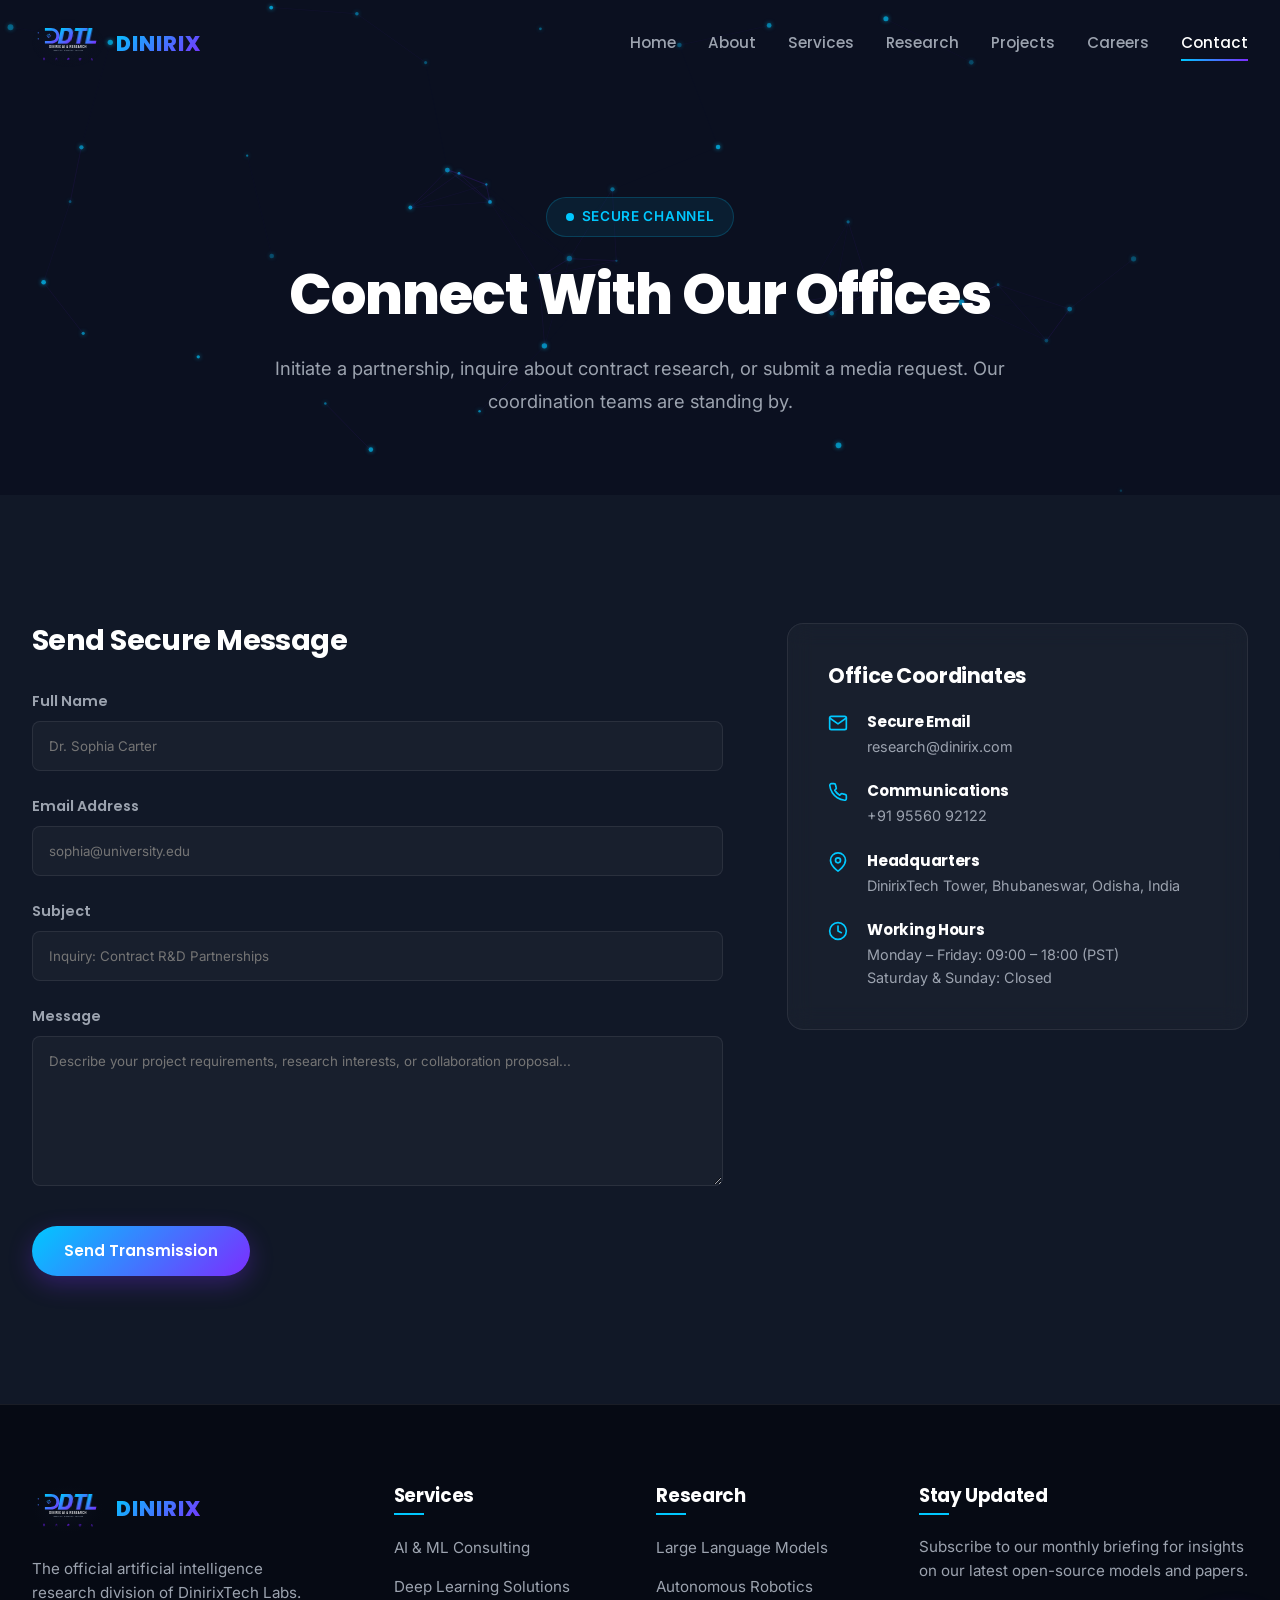
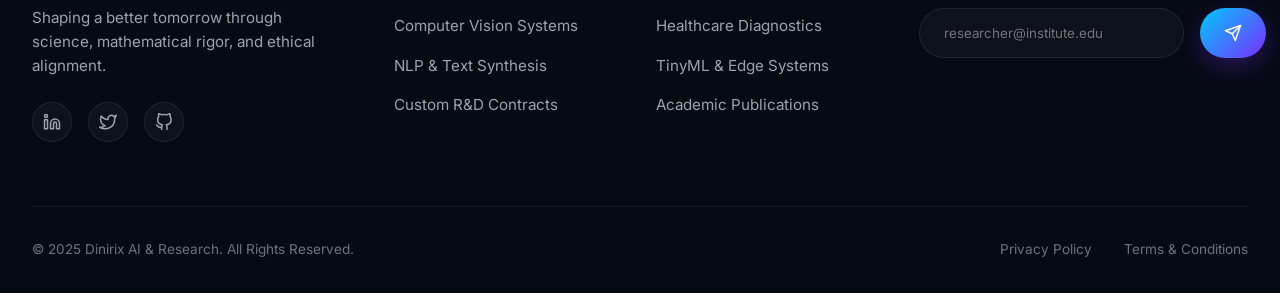
<file: contact.html>
<!DOCTYPE html>
<html lang="en">
<head>
    <meta charset="UTF-8">
    <meta name="viewport" content="width=device-width, initial-scale=1.0">
    <meta name="description" content="Get in touch with Dinirix AI & Research. Contact our research coordination offices in Silicon Valley, Munich, and Tokyo. Submit partnership or academic inquiries.">
    <meta name="keywords" content="Contact Dinirix, AI Partnership, Research Collaboration, Press Inquiries, Silicon Valley AI Lab, Office Address, Email Research">
    <link rel="canonical" href="https://research.dinirix.com/contact.html">
    
    <!-- Open Graph / Facebook -->
    <meta property="og:type" content="website">
    <meta property="og:url" content="https://research.dinirix.com/contact.html">
    <meta property="og:title" content="Contact Us | Dinirix AI & Research">
    <meta property="og:description" content="Reach out to our research labs and business development teams for collaborations.">
    <meta property="og:image" content="images/logo.svg">

    <title>Contact Us | Dinirix AI & Research</title>

    <!-- Stylesheets -->
    <link rel="stylesheet" href="css/style.css">
    <link rel="stylesheet" href="css/responsive.css">
    
    <!-- Favicon -->
    <link rel="icon" type="image/svg+xml" href="images/logo.svg">
</head>
<body>

    <!-- ==========================================
         PRELOADER SCREEN
         ========================================== -->
    <div id="preloader">
        <div class="loader-content">
            <object data="images/logo.svg" type="image/svg+xml" class="loader-logo" aria-label="Dinirix AI & Research Logo"></object>
            <div class="loader-bar">
                <div class="loader-progress"></div>
            </div>
        </div>
    </div>

    <!-- ==========================================
         STICKY HEADER & NAVIGATION
         ========================================== -->
    <header class="navbar">
        <div class="nav-container">
            <a href="index.html" class="logo-link">
                <img src="images/logo.svg" alt="Dinirix AI & Research Logo" class="logo-img">
                <span class="logo-text gradient-text">DINIRIX</span>
            </a>
            
            <nav>
                <ul class="nav-menu">
                    <li class="nav-item"><a href="index.html">Home</a></li>
                    <li class="nav-item"><a href="about.html">About</a></li>
                    <li class="nav-item"><a href="services.html">Services</a></li>
                    <li class="nav-item"><a href="research.html">Research</a></li>
                    <li class="nav-item"><a href="projects.html">Projects</a></li>
                    <li class="nav-item"><a href="careers.html">Careers</a></li>
                    <li class="nav-item"><a href="contact.html" class="active">Contact</a></li>
                </ul>
            </nav>

            <button class="hamburger" aria-label="Toggle Navigation Menu">
                <span class="bar"></span>
                <span class="bar"></span>
                <span class="bar"></span>
            </button>
        </div>
    </header>

    <!-- ==========================================
         HERO SECTION (INNER PAGE STYLE)
         ========================================== -->
    <section class="hero" style="min-height: 55vh; padding-top: 120px;">
        <canvas id="particle-canvas"></canvas>
        <div class="container" style="position: relative; z-index: 2;">
            <div style="text-align: center; max-width: 800px; margin: 0 auto;" class="reveal fade-up">
                <div class="hero-tag">
                    <span></span>Secure Channel
                </div>
                <h1 style="font-size: 3.5rem; margin-bottom: 1.5rem;">Connect With Our Offices</h1>
                <p class="hero-subtitle" style="margin-bottom: 0;">
                    Initiate a partnership, inquire about contract research, or submit a media request. Our coordination teams are standing by.
                </p>
            </div>
        </div>
    </section>

    <!-- ==========================================
         CONTACT FORM & DETAILS SECTION
         ========================================== -->
    <section class="section-padding bg-sec">
        <div class="container">
            <div class="contact-grid">
                <!-- Left Column: Contact Form -->
                <div class="contact-form-container reveal fade-right" id="form-container">
                    <h3>Send Secure Message</h3>
                    
                    <form class="contact-form" id="dinirix-contact-form">
                        <div class="form-group">
                            <label for="contact-name">Full Name</label>
                            <input type="text" id="contact-name" class="form-control" placeholder="Dr. Sophia Carter" required>
                        </div>
                        <div class="form-group">
                            <label for="contact-email">Email Address</label>
                            <input type="email" id="contact-email" class="form-control" placeholder="sophia@university.edu" required>
                        </div>
                        <div class="form-group">
                            <label for="contact-subject">Subject</label>
                            <input type="text" id="contact-subject" class="form-control" placeholder="Inquiry: Contract R&amp;D Partnerships" required>
                        </div>
                        <div class="form-group">
                            <label for="contact-message">Message</label>
                            <textarea id="contact-message" class="form-control" placeholder="Describe your project requirements, research interests, or collaboration proposal..." required></textarea>
                        </div>
                        
                        <button type="submit" class="btn btn-primary" style="margin-top: 1rem; align-self: flex-start;">Send Transmission</button>
                    </form>
                </div>
                
                <!-- Right Column: Details & Map -->
                <div class="contact-info-sidebar reveal fade-left">
                    <!-- Details Card -->
                    <div class="glass-card contact-info-card">
                        <h4>Office Coordinates</h4>
                        
                        <div class="contact-info-list">
                            <!-- Email -->
                            <div class="contact-info-item">
                                <div class="contact-info-icon">
                                    <svg xmlns="http://www.w3.org/2000/svg" width="20" height="20" viewBox="0 0 24 24" fill="none" stroke="currentColor" stroke-width="2" stroke-linecap="round" stroke-linejoin="round"><path d="M4 4h16c1.1 0 2 .9 2 2v12c0 1.1-.9 2-2 2H4c-1.1 0-2-.9-2-2V6c0-1.1.9-2 2-2z"></path><polyline points="22,6 12,13 2,6"></polyline></svg>
                                </div>
                                <div class="contact-info-content">
                                    <h5>Secure Email</h5>
                                    <p><a href="mailto:research@dinirix.com">research@dinirix.com</a></p>
                                </div>
                            </div>
                            <!-- Phone -->
                            <div class="contact-info-item">
                                <div class="contact-info-icon">
                                    <svg xmlns="http://www.w3.org/2000/svg" width="20" height="20" viewBox="0 0 24 24" fill="none" stroke="currentColor" stroke-width="2" stroke-linecap="round" stroke-linejoin="round"><path d="M22 16.92v3a2 2 0 0 1-2.18 2 19.79 19.79 0 0 1-8.63-3.07 19.5 19.5 0 0 1-6-6 19.79 19.79 0 0 1-3.07-8.67A2 2 0 0 1 4.11 2h3a2 2 0 0 1 2 1.72 12.84 12.84 0 0 0 .7 2.81 2 2 0 0 1-.45 2.11L8.09 9.91a16 16 0 0 0 6 6l1.27-1.27a2 2 0 0 1 2.11-.45 12.84 12.84 0 0 0 2.81.7A2 2 0 0 1 22 16.92z"></path></svg>
                                </div>
                                <div class="contact-info-content">
                                    <h5>Communications</h5>
                                    <p>+91 95560 92122</p>
                                </div>
                            </div>
                            <!-- Address -->
                            <div class="contact-info-item">
                                <div class="contact-info-icon">
                                    <svg xmlns="http://www.w3.org/2000/svg" width="20" height="20" viewBox="0 0 24 24" fill="none" stroke="currentColor" stroke-width="2" stroke-linecap="round" stroke-linejoin="round"><path d="M21 10c0 7-9 13-9 13s-9-6-9-13a9 9 0 0 1 18 0z"></path><circle cx="12" cy="10" r="3"></circle></svg>
                                </div>
                                <div class="contact-info-content">
                                    <h5>Headquarters</h5>
                                    <p>DinirixTech Tower, Bhubaneswar, Odisha, India</p>
                                </div>
                            </div>
                            <!-- Working Hours -->
                            <div class="contact-info-item">
                                <div class="contact-info-icon">
                                    <svg xmlns="http://www.w3.org/2000/svg" width="20" height="20" viewBox="0 0 24 24" fill="none" stroke="currentColor" stroke-width="2" stroke-linecap="round" stroke-linejoin="round"><circle cx="12" cy="12" r="10"></circle><polyline points="12 6 12 12 16 14"></polyline></svg>
                                </div>
                                <div class="contact-info-content">
                                    <h5>Working Hours</h5>
                                    <p>Monday – Friday: 09:00 – 18:00 (PST)<br>Saturday &amp; Sunday: Closed</p>
                                </div>
                            </div>
                        </div>
                    </div>
                    

                </div>
            </div>
        </div>
    </section>

    <!-- ==========================================
         FOOTER SECTION
         ========================================== -->
    <footer class="footer">
        <div class="container">
            <div class="footer-grid">
                <!-- Col 1: Brand info -->
                <div class="footer-brand">
                    <a href="index.html" class="logo-link">
                        <img src="images/logo.svg" alt="Dinirix Logo" class="logo-img">
                        <span class="logo-text gradient-text">DINIRIX</span>
                    </a>
                    <p>The official artificial intelligence research division of DinirixTech Labs. Shaping a better tomorrow through science, mathematical rigor, and ethical alignment.</p>
                    <div class="social-links">
                        <a href="#" class="social-icon" aria-label="LinkedIn"><svg xmlns="http://www.w3.org/2000/svg" width="18" height="18" viewBox="0 0 24 24" fill="none" stroke="currentColor" stroke-width="2" stroke-linecap="round" stroke-linejoin="round"><path d="M16 8a6 6 0 0 1 6 6v7h-4v-7a2 2 0 0 0-2-2 2 2 0 0 0-2 2v7h-4v-7a6 6 0 0 1 6-6z"></path><rect x="2" y="9" width="4" height="12"></rect><circle cx="4" cy="4" r="2"></circle></svg></a>
                        <a href="#" class="social-icon" aria-label="Twitter"><svg xmlns="http://www.w3.org/2000/svg" width="18" height="18" viewBox="0 0 24 24" fill="none" stroke="currentColor" stroke-width="2" stroke-linecap="round" stroke-linejoin="round"><path d="M23 3a10.9 10.9 0 0 1-3.14 1.53 4.48 4.48 0 0 0-7.86 3v1A10.66 10.66 0 0 1 3 4s-4 9 5 13a11.64 11.64 0 0 1-7 2c9 5 20 0 20-11.5a4.5 4.5 0 0 0-.08-.83A7.72 7.72 0 0 0 23 3z"></path></svg></a>
                        <a href="#" class="social-icon" aria-label="GitHub"><svg xmlns="http://www.w3.org/2000/svg" width="18" height="18" viewBox="0 0 24 24" fill="none" stroke="currentColor" stroke-width="2" stroke-linecap="round" stroke-linejoin="round"><path d="M9 19c-5 1.5-5-2.5-7-3m14 6v-3.87a3.37 3.37 0 0 0-.94-2.61c3.14-.35 6.44-1.54 6.44-7A5.44 5.44 0 0 0 20 4.77 5.07 5.07 0 0 0 19.91 1S18.73.65 16 2.48a13.38 13.38 0 0 0-7 0C6.27.65 5.09 1 5.09 1A5.07 5.07 0 0 0 5 4.77a5.44 5.44 0 0 0-1.5 3.78c0 5.42 3.3 6.61 6.44 7A3.37 3.37 0 0 0 9 18.13V22"></path></svg></a>
                    </div>
                </div>
                <!-- Col 2: Services -->
                <div class="footer-col">
                    <h4>Services</h4>
                    <ul class="footer-links">
                        <li><a href="services.html">AI &amp; ML Consulting</a></li>
                        <li><a href="services.html">Deep Learning Solutions</a></li>
                        <li><a href="services.html">Computer Vision Systems</a></li>
                        <li><a href="services.html">NLP &amp; Text Synthesis</a></li>
                        <li><a href="services.html">Custom R&amp;D Contracts</a></li>
                    </ul>
                </div>
                <!-- Col 3: Research Areas -->
                <div class="footer-col">
                    <h4>Research</h4>
                    <ul class="footer-links">
                        <li><a href="research.html">Large Language Models</a></li>
                        <li><a href="research.html">Autonomous Robotics</a></li>
                        <li><a href="research.html">Healthcare Diagnostics</a></li>
                        <li><a href="research.html">TinyML &amp; Edge Systems</a></li>
                        <li><a href="research.html">Academic Publications</a></li>
                    </ul>
                </div>
                <!-- Col 4: Newsletter -->
                <div class="footer-col footer-newsletter">
                    <h4>Stay Updated</h4>
                    <p>Subscribe to our monthly briefing for insights on our latest open-source models and papers.</p>
                    <form class="newsletter-form">
                        <input type="email" class="newsletter-input" placeholder="researcher@institute.edu" required aria-label="Email address for newsletter">
                        <button type="submit" class="btn btn-primary" style="padding: 0.85rem 1.5rem;">
                            <svg xmlns="http://www.w3.org/2000/svg" width="18" height="18" viewBox="0 0 24 24" fill="none" stroke="currentColor" stroke-width="2" stroke-linecap="round" stroke-linejoin="round"><line x1="22" y1="2" x2="11" y2="13"></line><polygon points="22 2 15 22 11 13 2 9 22 2"></polygon></svg>
                        </button>
                    </form>
                </div>
            </div>
            
            <!-- Bottom copyrights -->
            <div class="footer-bottom">
                <p>&copy; 2025 Dinirix AI &amp; Research. All Rights Reserved.</p>
                <div class="footer-legal">
                    <a href="#">Privacy Policy</a>
                    <a href="#">Terms &amp; Conditions</a>
                </div>
            </div>
        </div>
    </footer>

    <!-- ==========================================
         BACK TO TOP BUTTON
         ========================================== -->
    <button id="back-to-top" aria-label="Scroll back to top">
        <svg xmlns="http://www.w3.org/2000/svg" width="24" height="24" viewBox="0 0 24 24" fill="none" stroke="currentColor" stroke-width="2" stroke-linecap="round" stroke-linejoin="round"><line x1="12" y1="19" x2="12" y2="5"></line><polyline points="5 12 12 5 19 12"></polyline></svg>
    </button>

    <!-- JavaScript -->
    <script src="js/script.js"></script>
</body>
</html>
</file>
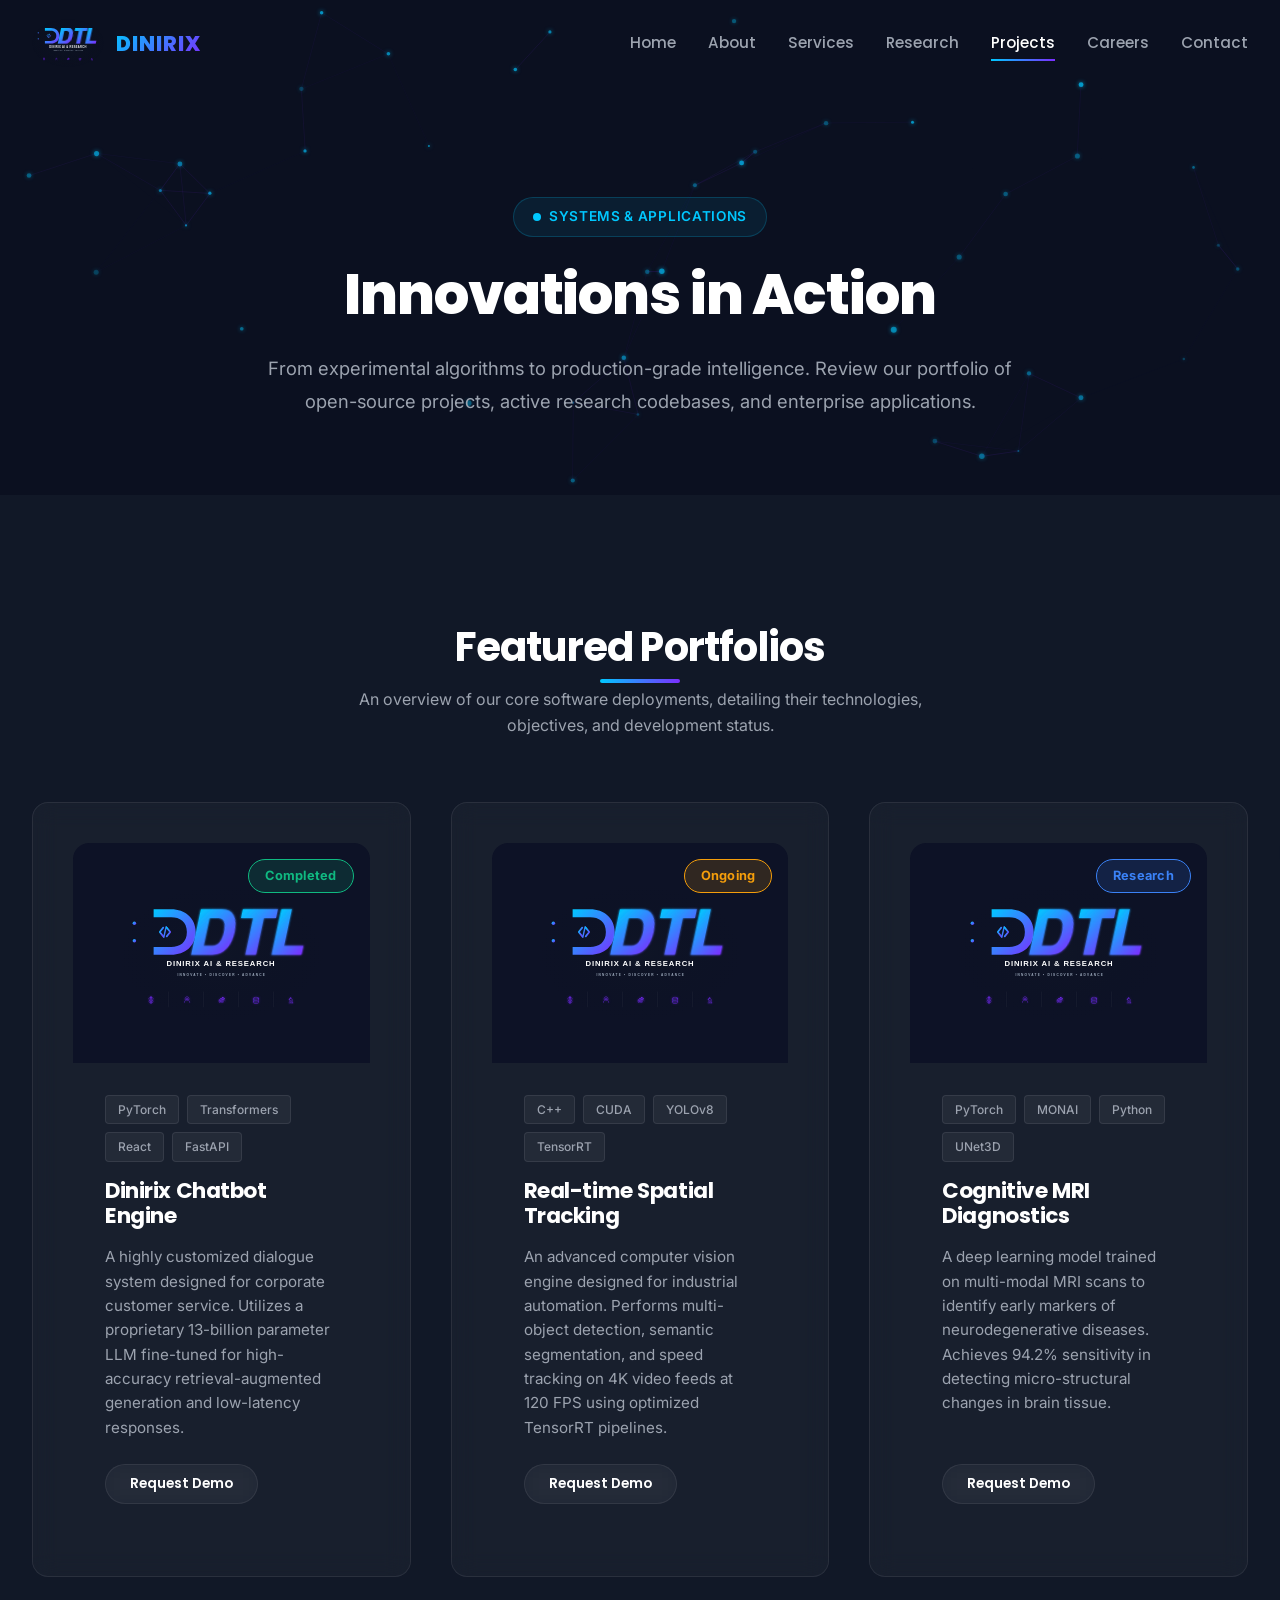
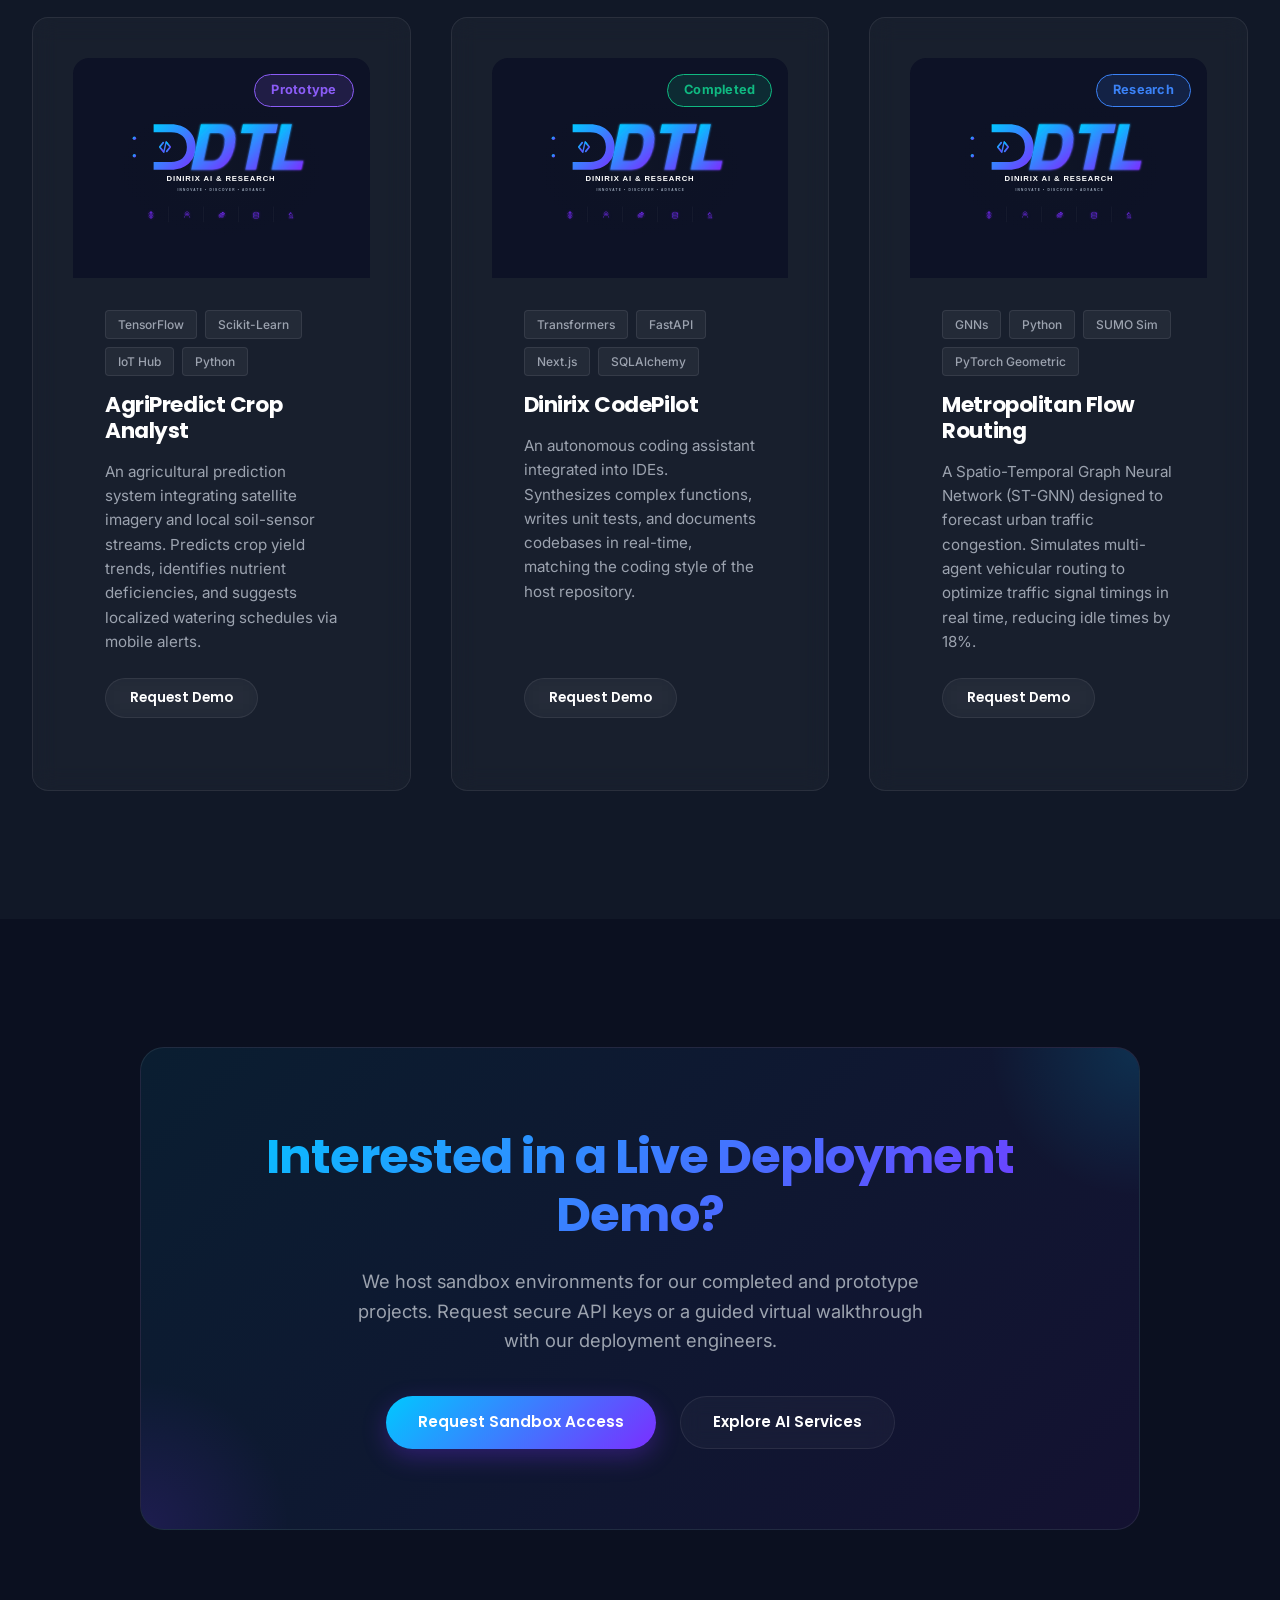
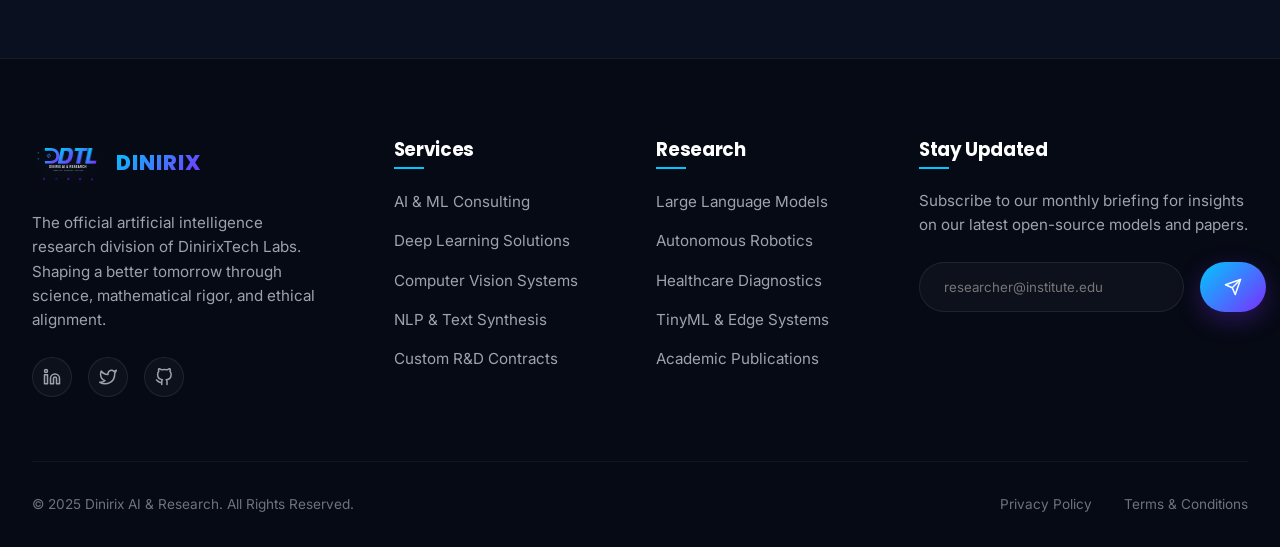
<file: projects.html>
<!DOCTYPE html>
<html lang="en">
<head>
    <meta charset="UTF-8">
    <meta name="viewport" content="width=device-width, initial-scale=1.0">
    <meta name="description" content="Explore active projects and prototypes engineered by Dinirix AI & Research, including AI assistants, object detection systems, and healthcare models.">
    <meta name="keywords" content="AI Projects, Deep Learning Prototypes, AI Chatbot, Computer Vision Systems, Smart Healthcare AI, Traffic Prediction, TensorFlow, PyTorch">
    <link rel="canonical" href="https://research.dinirix.com/projects.html">
    
    <!-- Open Graph / Facebook -->
    <meta property="og:type" content="website">
    <meta property="og:url" content="https://research.dinirix.com/projects.html">
    <meta property="og:title" content="Our Projects | Dinirix AI & Research">
    <meta property="og:description" content="Explore the innovative AI systems and prototypes engineered by our research divisions.">
    <meta property="og:image" content="images/logo.svg">

    <title>Our Projects | Dinirix AI & Research</title>

    <!-- Stylesheets -->
    <link rel="stylesheet" href="css/style.css">
    <link rel="stylesheet" href="css/responsive.css">
    
    <!-- Favicon -->
    <link rel="icon" type="image/svg+xml" href="images/logo.svg">
</head>
<body>

    <!-- ==========================================
         PRELOADER SCREEN
         ========================================== -->
    <div id="preloader">
        <div class="loader-content">
            <object data="images/logo.svg" type="image/svg+xml" class="loader-logo" aria-label="Dinirix AI & Research Logo"></object>
            <div class="loader-bar">
                <div class="loader-progress"></div>
            </div>
        </div>
    </div>

    <!-- ==========================================
         STICKY HEADER & NAVIGATION
         ========================================== -->
    <header class="navbar">
        <div class="nav-container">
            <a href="index.html" class="logo-link">
                <img src="images/logo.svg" alt="Dinirix AI & Research Logo" class="logo-img">
                <span class="logo-text gradient-text">DINIRIX</span>
            </a>
            
            <nav>
                <ul class="nav-menu">
                    <li class="nav-item"><a href="index.html">Home</a></li>
                    <li class="nav-item"><a href="about.html">About</a></li>
                    <li class="nav-item"><a href="services.html">Services</a></li>
                    <li class="nav-item"><a href="research.html">Research</a></li>
                    <li class="nav-item"><a href="projects.html" class="active">Projects</a></li>
                    <li class="nav-item"><a href="careers.html">Careers</a></li>
                    <li class="nav-item"><a href="contact.html">Contact</a></li>
                </ul>
            </nav>

            <button class="hamburger" aria-label="Toggle Navigation Menu">
                <span class="bar"></span>
                <span class="bar"></span>
                <span class="bar"></span>
            </button>
        </div>
    </header>

    <!-- ==========================================
         HERO SECTION (INNER PAGE STYLE)
         ========================================== -->
    <section class="hero" style="min-height: 55vh; padding-top: 120px;">
        <canvas id="particle-canvas"></canvas>
        <div class="container" style="position: relative; z-index: 2;">
            <div style="text-align: center; max-width: 800px; margin: 0 auto;" class="reveal fade-up">
                <div class="hero-tag">
                    <span></span>Systems &amp; Applications
                </div>
                <h1 style="font-size: 3.5rem; margin-bottom: 1.5rem;">Innovations in Action</h1>
                <p class="hero-subtitle" style="margin-bottom: 0;">
                    From experimental algorithms to production-grade intelligence. Review our portfolio of open-source projects, active research codebases, and enterprise applications.
                </p>
            </div>
        </div>
    </section>

    <!-- ==========================================
         6 PREMIUM PROJECT CARDS
         ========================================== -->
    <section class="section-padding bg-sec">
        <div class="container">
            <h2 class="section-title reveal fade-up">Featured Portfolios</h2>
            <p style="text-align: center; max-width: 600px; margin: -2rem auto 4rem auto;" class="reveal fade-up">
                An overview of our core software deployments, detailing their technologies, objectives, and development status.
            </p>
            
            <div class="projects-grid">
                <!-- Project 1: AI Chatbot -->
                <div class="glow-card project-card glass-card reveal fade-up">
                    <div class="project-img-wrapper">
                        <img src="images/logo.svg" style="background-color: #0d1226; padding: 2.5rem; object-fit: contain;" alt="AI Chatbot Visual">
                        <span class="project-status status-completed">Completed</span>
                    </div>
                    <div class="project-content">
                        <div class="project-tech">
                            <span class="tech-tag">PyTorch</span>
                            <span class="tech-tag">Transformers</span>
                            <span class="tech-tag">React</span>
                            <span class="tech-tag">FastAPI</span>
                        </div>
                        <h3>Dinirix Chatbot Engine</h3>
                        <p>A highly customized dialogue system designed for corporate customer service. Utilizes a proprietary 13-billion parameter LLM fine-tuned for high-accuracy retrieval-augmented generation and low-latency responses.</p>
                        <a href="contact.html" class="btn btn-secondary" style="padding: 0.5rem 1.5rem; font-size: 0.85rem; align-self: flex-start;">Request Demo</a>
                    </div>
                </div>

                <!-- Project 2: Object Detection -->
                <div class="glow-card project-card glass-card reveal fade-up" style="transition-delay: 0.1s;">
                    <div class="project-img-wrapper">
                        <img src="images/logo.svg" style="background-color: #0d1226; padding: 2.5rem; object-fit: contain;" alt="Object Detection Visual">
                        <span class="project-status status-ongoing">Ongoing</span>
                    </div>
                    <div class="project-content">
                        <div class="project-tech">
                            <span class="tech-tag">C++</span>
                            <span class="tech-tag">CUDA</span>
                            <span class="tech-tag">YOLOv8</span>
                            <span class="tech-tag">TensorRT</span>
                        </div>
                        <h3>Real-time Spatial Tracking</h3>
                        <p>An advanced computer vision engine designed for industrial automation. Performs multi-object detection, semantic segmentation, and speed tracking on 4K video feeds at 120 FPS using optimized TensorRT pipelines.</p>
                        <a href="contact.html" class="btn btn-secondary" style="padding: 0.5rem 1.5rem; font-size: 0.85rem; align-self: flex-start;">Request Demo</a>
                    </div>
                </div>

                <!-- Project 3: Smart Healthcare -->
                <div class="glow-card project-card glass-card reveal fade-up" style="transition-delay: 0.2s;">
                    <div class="project-img-wrapper">
                        <img src="images/logo.svg" style="background-color: #0d1226; padding: 2.5rem; object-fit: contain;" alt="Smart Healthcare Visual">
                        <span class="project-status status-research">Research</span>
                    </div>
                    <div class="project-content">
                        <div class="project-tech">
                            <span class="tech-tag">PyTorch</span>
                            <span class="tech-tag">MONAI</span>
                            <span class="tech-tag">Python</span>
                            <span class="tech-tag">UNet3D</span>
                        </div>
                        <h3>Cognitive MRI Diagnostics</h3>
                        <p>A deep learning model trained on multi-modal MRI scans to identify early markers of neurodegenerative diseases. Achieves 94.2% sensitivity in detecting micro-structural changes in brain tissue.</p>
                        <a href="contact.html" class="btn btn-secondary" style="padding: 0.5rem 1.5rem; font-size: 0.85rem; align-self: flex-start;">Request Demo</a>
                    </div>
                </div>

                <!-- Project 4: Smart Agriculture -->
                <div class="glow-card project-card glass-card reveal fade-up">
                    <div class="project-img-wrapper">
                        <img src="images/logo.svg" style="background-color: #0d1226; padding: 2.5rem; object-fit: contain;" alt="Smart Agriculture Visual">
                        <span class="project-status status-prototype">Prototype</span>
                    </div>
                    <div class="project-content">
                        <div class="project-tech">
                            <span class="tech-tag">TensorFlow</span>
                            <span class="tech-tag">Scikit-Learn</span>
                            <span class="tech-tag">IoT Hub</span>
                            <span class="tech-tag">Python</span>
                        </div>
                        <h3>AgriPredict Crop Analyst</h3>
                        <p>An agricultural prediction system integrating satellite imagery and local soil-sensor streams. Predicts crop yield trends, identifies nutrient deficiencies, and suggests localized watering schedules via mobile alerts.</p>
                        <a href="contact.html" class="btn btn-secondary" style="padding: 0.5rem 1.5rem; font-size: 0.85rem; align-self: flex-start;">Request Demo</a>
                    </div>
                </div>

                <!-- Project 5: AI Assistant -->
                <div class="glow-card project-card glass-card reveal fade-up" style="transition-delay: 0.1s;">
                    <div class="project-img-wrapper">
                        <img src="images/logo.svg" style="background-color: #0d1226; padding: 2.5rem; object-fit: contain;" alt="AI Assistant Visual">
                        <span class="project-status status-completed">Completed</span>
                    </div>
                    <div class="project-content">
                        <div class="project-tech">
                            <span class="tech-tag">Transformers</span>
                            <span class="tech-tag">FastAPI</span>
                            <span class="tech-tag">Next.js</span>
                            <span class="tech-tag">SQLAlchemy</span>
                        </div>
                        <h3>Dinirix CodePilot</h3>
                        <p>An autonomous coding assistant integrated into IDEs. Synthesizes complex functions, writes unit tests, and documents codebases in real-time, matching the coding style of the host repository.</p>
                        <a href="contact.html" class="btn btn-secondary" style="padding: 0.5rem 1.5rem; font-size: 0.85rem; align-self: flex-start;">Request Demo</a>
                    </div>
                </div>

                <!-- Project 6: Traffic Prediction -->
                <div class="glow-card project-card glass-card reveal fade-up" style="transition-delay: 0.2s;">
                    <div class="project-img-wrapper">
                        <img src="images/logo.svg" style="background-color: #0d1226; padding: 2.5rem; object-fit: contain;" alt="Traffic Prediction Visual">
                        <span class="project-status status-research">Research</span>
                    </div>
                    <div class="project-content">
                        <div class="project-tech">
                            <span class="tech-tag">GNNs</span>
                            <span class="tech-tag">Python</span>
                            <span class="tech-tag">SUMO Sim</span>
                            <span class="tech-tag">PyTorch Geometric</span>
                        </div>
                        <h3>Metropolitan Flow Routing</h3>
                        <p>A Spatio-Temporal Graph Neural Network (ST-GNN) designed to forecast urban traffic congestion. Simulates multi-agent vehicular routing to optimize traffic signal timings in real time, reducing idle times by 18%.</p>
                        <a href="contact.html" class="btn btn-secondary" style="padding: 0.5rem 1.5rem; font-size: 0.85rem; align-self: flex-start;">Request Demo</a>
                    </div>
                </div>
            </div>
        </div>
    </section>

    <!-- ==========================================
         DEMO REQUEST (CTA)
         ========================================== -->
    <section class="section-padding">
        <div class="container">
            <div class="cta-glass reveal fade-up">
                <h2 class="gradient-text">Interested in a Live Deployment Demo?</h2>
                <p>We host sandbox environments for our completed and prototype projects. Request secure API keys or a guided virtual walkthrough with our deployment engineers.</p>
                <div class="hero-buttons" style="justify-content: center;">
                    <a href="contact.html" class="btn btn-primary">Request Sandbox Access</a>
                    <a href="services.html" class="btn btn-secondary">Explore AI Services</a>
                </div>
            </div>
        </div>
    </section>

    <!-- ==========================================
         FOOTER SECTION
         ========================================== -->
    <footer class="footer">
        <div class="container">
            <div class="footer-grid">
                <!-- Col 1: Brand info -->
                <div class="footer-brand">
                    <a href="index.html" class="logo-link">
                        <img src="images/logo.svg" alt="Dinirix Logo" class="logo-img">
                        <span class="logo-text gradient-text">DINIRIX</span>
                    </a>
                    <p>The official artificial intelligence research division of DinirixTech Labs. Shaping a better tomorrow through science, mathematical rigor, and ethical alignment.</p>
                    <div class="social-links">
                        <a href="#" class="social-icon" aria-label="LinkedIn"><svg xmlns="http://www.w3.org/2000/svg" width="18" height="18" viewBox="0 0 24 24" fill="none" stroke="currentColor" stroke-width="2" stroke-linecap="round" stroke-linejoin="round"><path d="M16 8a6 6 0 0 1 6 6v7h-4v-7a2 2 0 0 0-2-2 2 2 0 0 0-2 2v7h-4v-7a6 6 0 0 1 6-6z"></path><rect x="2" y="9" width="4" height="12"></rect><circle cx="4" cy="4" r="2"></circle></svg></a>
                        <a href="#" class="social-icon" aria-label="Twitter"><svg xmlns="http://www.w3.org/2000/svg" width="18" height="18" viewBox="0 0 24 24" fill="none" stroke="currentColor" stroke-width="2" stroke-linecap="round" stroke-linejoin="round"><path d="M23 3a10.9 10.9 0 0 1-3.14 1.53 4.48 4.48 0 0 0-7.86 3v1A10.66 10.66 0 0 1 3 4s-4 9 5 13a11.64 11.64 0 0 1-7 2c9 5 20 0 20-11.5a4.5 4.5 0 0 0-.08-.83A7.72 7.72 0 0 0 23 3z"></path></svg></a>
                        <a href="#" class="social-icon" aria-label="GitHub"><svg xmlns="http://www.w3.org/2000/svg" width="18" height="18" viewBox="0 0 24 24" fill="none" stroke="currentColor" stroke-width="2" stroke-linecap="round" stroke-linejoin="round"><path d="M9 19c-5 1.5-5-2.5-7-3m14 6v-3.87a3.37 3.37 0 0 0-.94-2.61c3.14-.35 6.44-1.54 6.44-7A5.44 5.44 0 0 0 20 4.77 5.07 5.07 0 0 0 19.91 1S18.73.65 16 2.48a13.38 13.38 0 0 0-7 0C6.27.65 5.09 1 5.09 1A5.07 5.07 0 0 0 5 4.77a5.44 5.44 0 0 0-1.5 3.78c0 5.42 3.3 6.61 6.44 7A3.37 3.37 0 0 0 9 18.13V22"></path></svg></a>
                    </div>
                </div>
                <!-- Col 2: Services -->
                <div class="footer-col">
                    <h4>Services</h4>
                    <ul class="footer-links">
                        <li><a href="services.html">AI &amp; ML Consulting</a></li>
                        <li><a href="services.html">Deep Learning Solutions</a></li>
                        <li><a href="services.html">Computer Vision Systems</a></li>
                        <li><a href="services.html">NLP &amp; Text Synthesis</a></li>
                        <li><a href="services.html">Custom R&amp;D Contracts</a></li>
                    </ul>
                </div>
                <!-- Col 3: Research Areas -->
                <div class="footer-col">
                    <h4>Research</h4>
                    <ul class="footer-links">
                        <li><a href="research.html">Large Language Models</a></li>
                        <li><a href="research.html">Autonomous Robotics</a></li>
                        <li><a href="research.html">Healthcare Diagnostics</a></li>
                        <li><a href="research.html">TinyML &amp; Edge Systems</a></li>
                        <li><a href="research.html">Academic Publications</a></li>
                    </ul>
                </div>
                <!-- Col 4: Newsletter -->
                <div class="footer-col footer-newsletter">
                    <h4>Stay Updated</h4>
                    <p>Subscribe to our monthly briefing for insights on our latest open-source models and papers.</p>
                    <form class="newsletter-form">
                        <input type="email" class="newsletter-input" placeholder="researcher@institute.edu" required aria-label="Email address for newsletter">
                        <button type="submit" class="btn btn-primary" style="padding: 0.85rem 1.5rem;">
                            <svg xmlns="http://www.w3.org/2000/svg" width="18" height="18" viewBox="0 0 24 24" fill="none" stroke="currentColor" stroke-width="2" stroke-linecap="round" stroke-linejoin="round"><line x1="22" y1="2" x2="11" y2="13"></line><polygon points="22 2 15 22 11 13 2 9 22 2"></polygon></svg>
                        </button>
                    </form>
                </div>
            </div>
            
            <!-- Bottom copyrights -->
            <div class="footer-bottom">
                <p>&copy; 2025 Dinirix AI &amp; Research. All Rights Reserved.</p>
                <div class="footer-legal">
                    <a href="#">Privacy Policy</a>
                    <a href="#">Terms &amp; Conditions</a>
                </div>
            </div>
        </div>
    </footer>

    <!-- ==========================================
         BACK TO TOP BUTTON
         ========================================== -->
    <button id="back-to-top" aria-label="Scroll back to top">
        <svg xmlns="http://www.w3.org/2000/svg" width="24" height="24" viewBox="0 0 24 24" fill="none" stroke="currentColor" stroke-width="2" stroke-linecap="round" stroke-linejoin="round"><line x1="12" y1="19" x2="12" y2="5"></line><polyline points="5 12 12 5 19 12"></polyline></svg>
    </button>

    <!-- JavaScript -->
    <script src="js/script.js"></script>
</body>
</html>
</file>
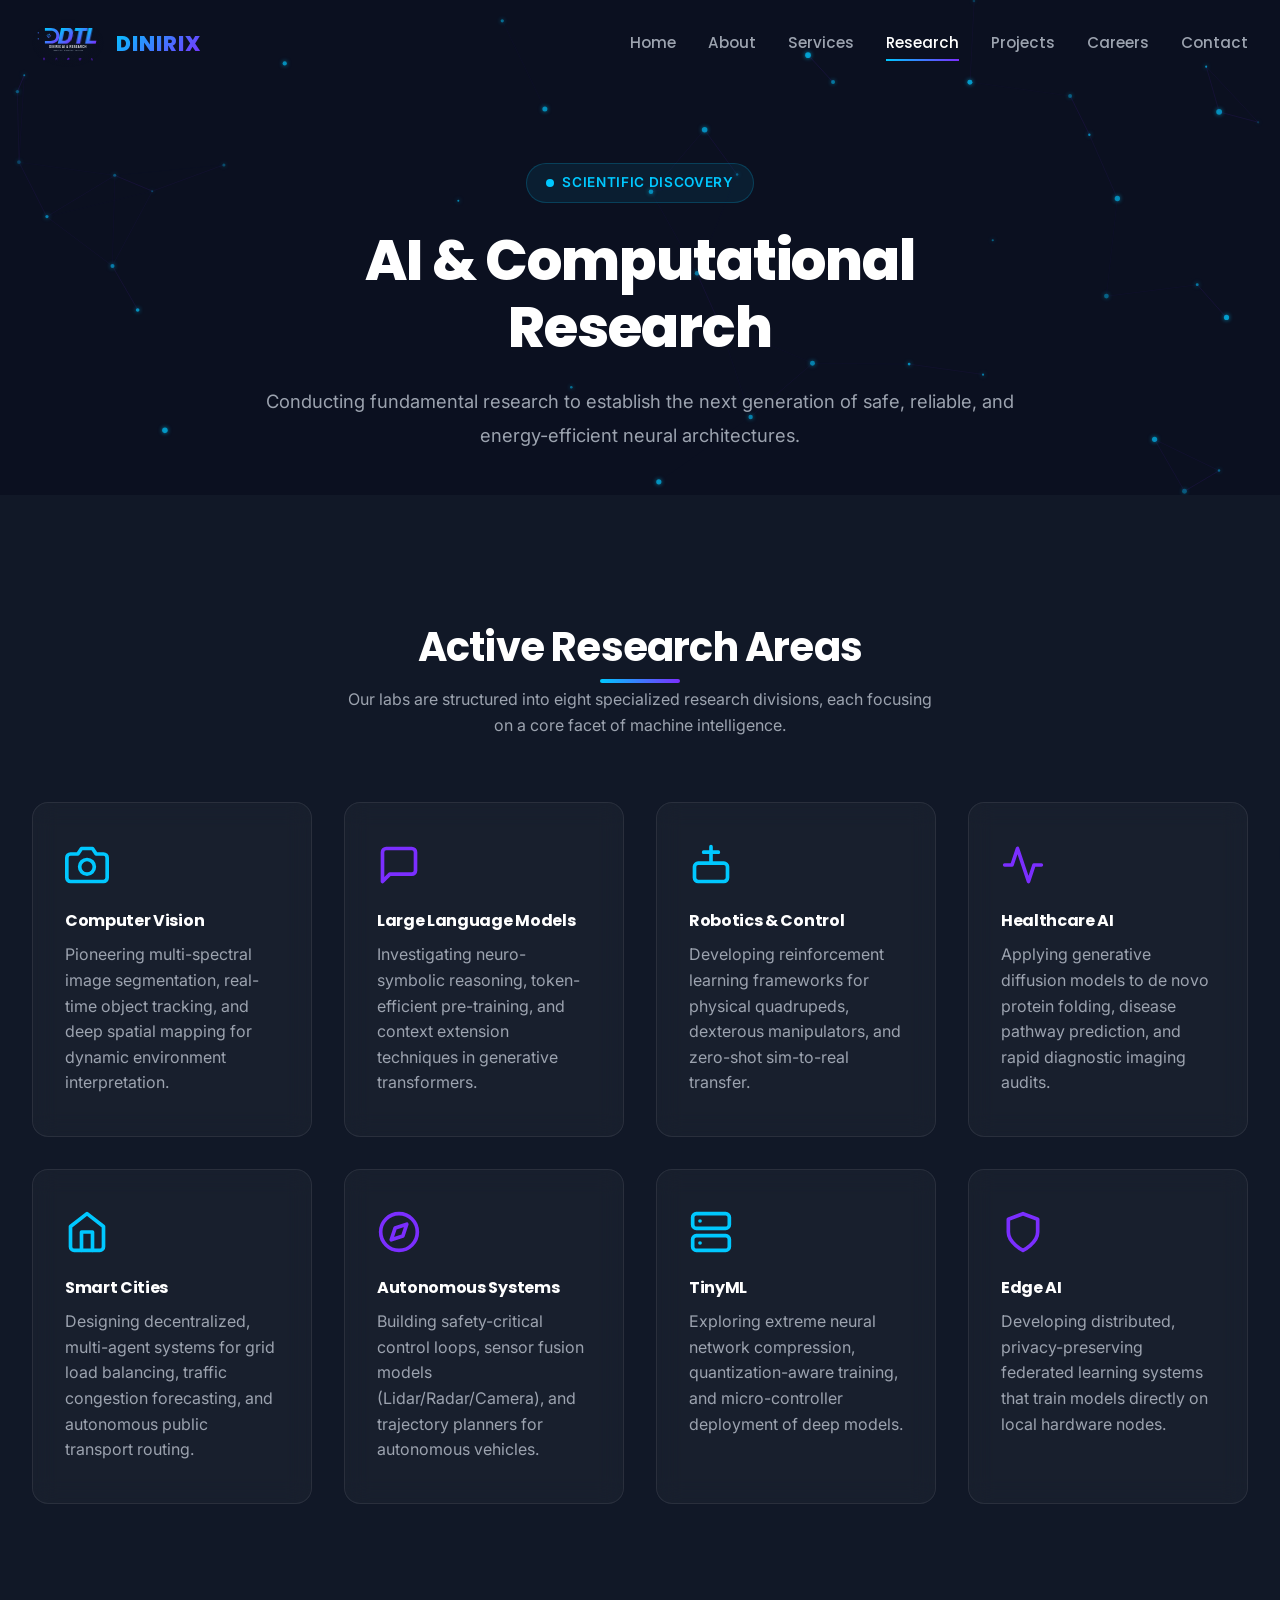
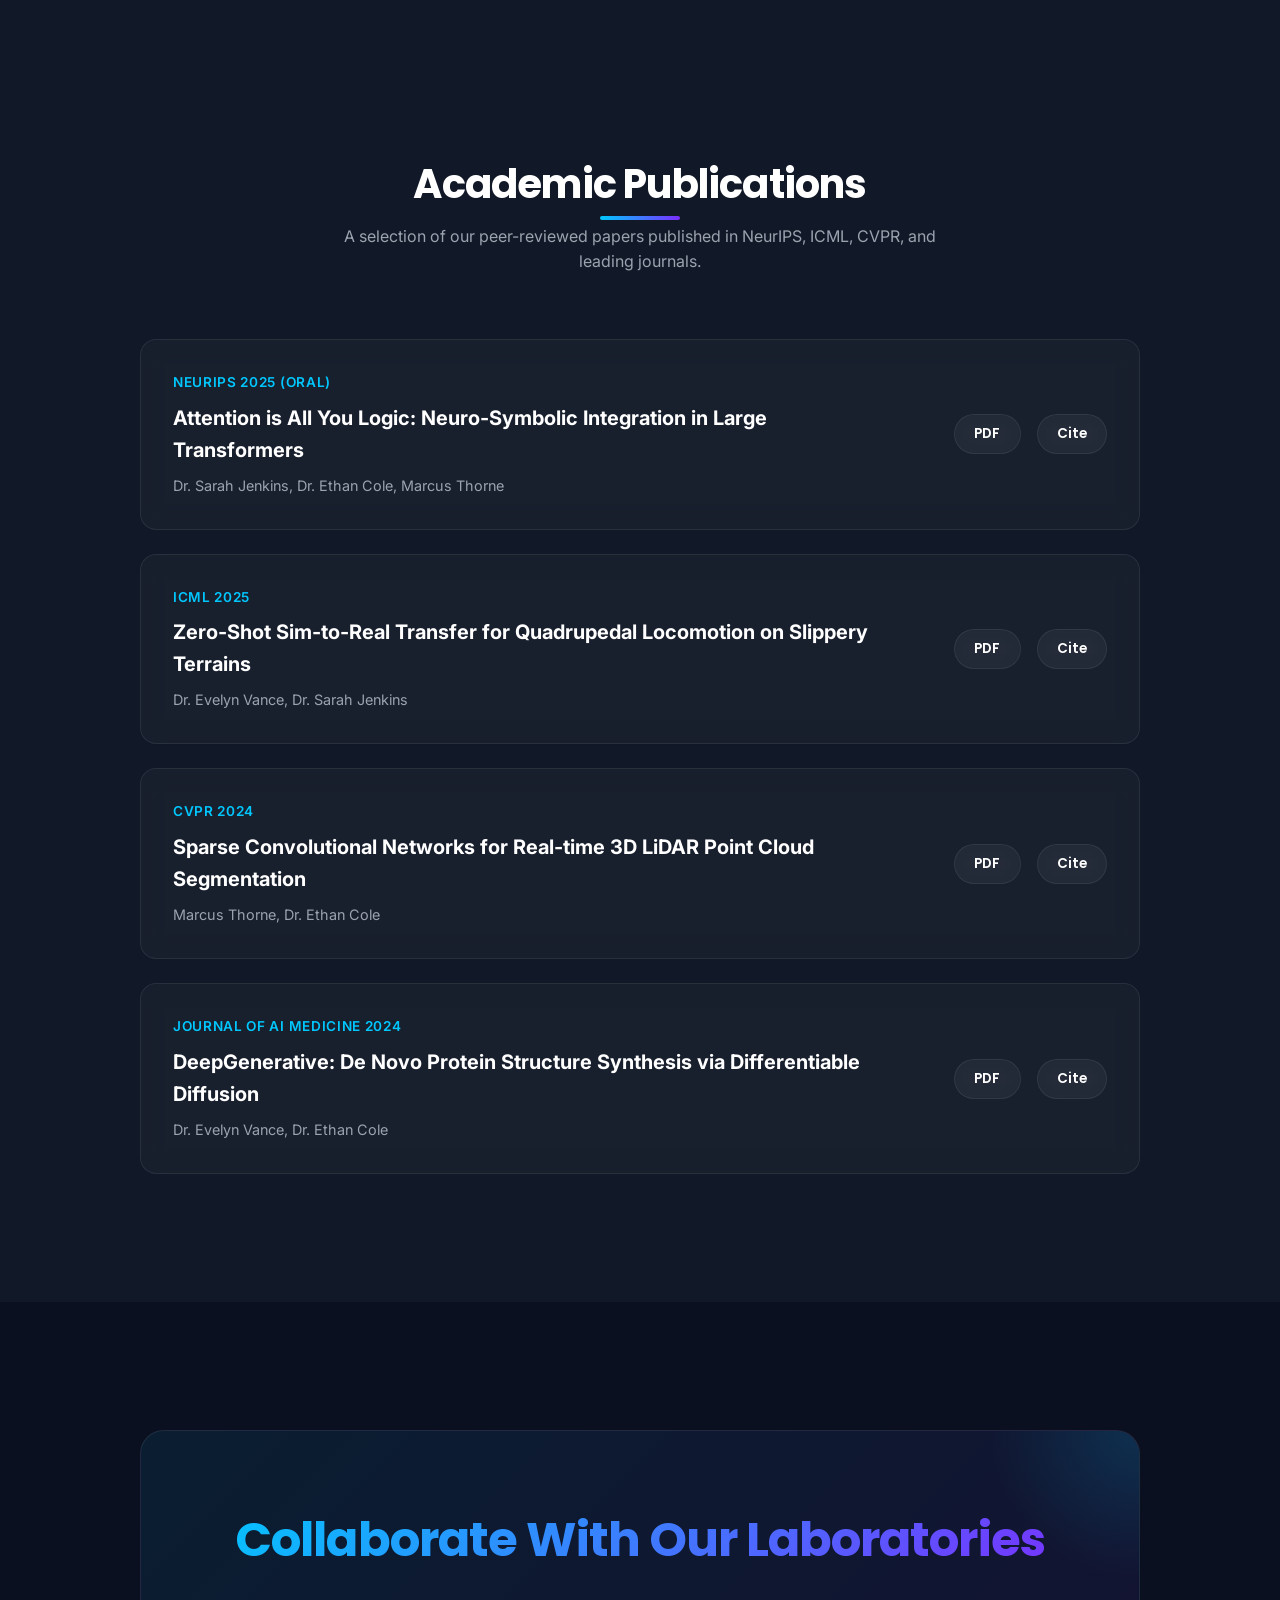
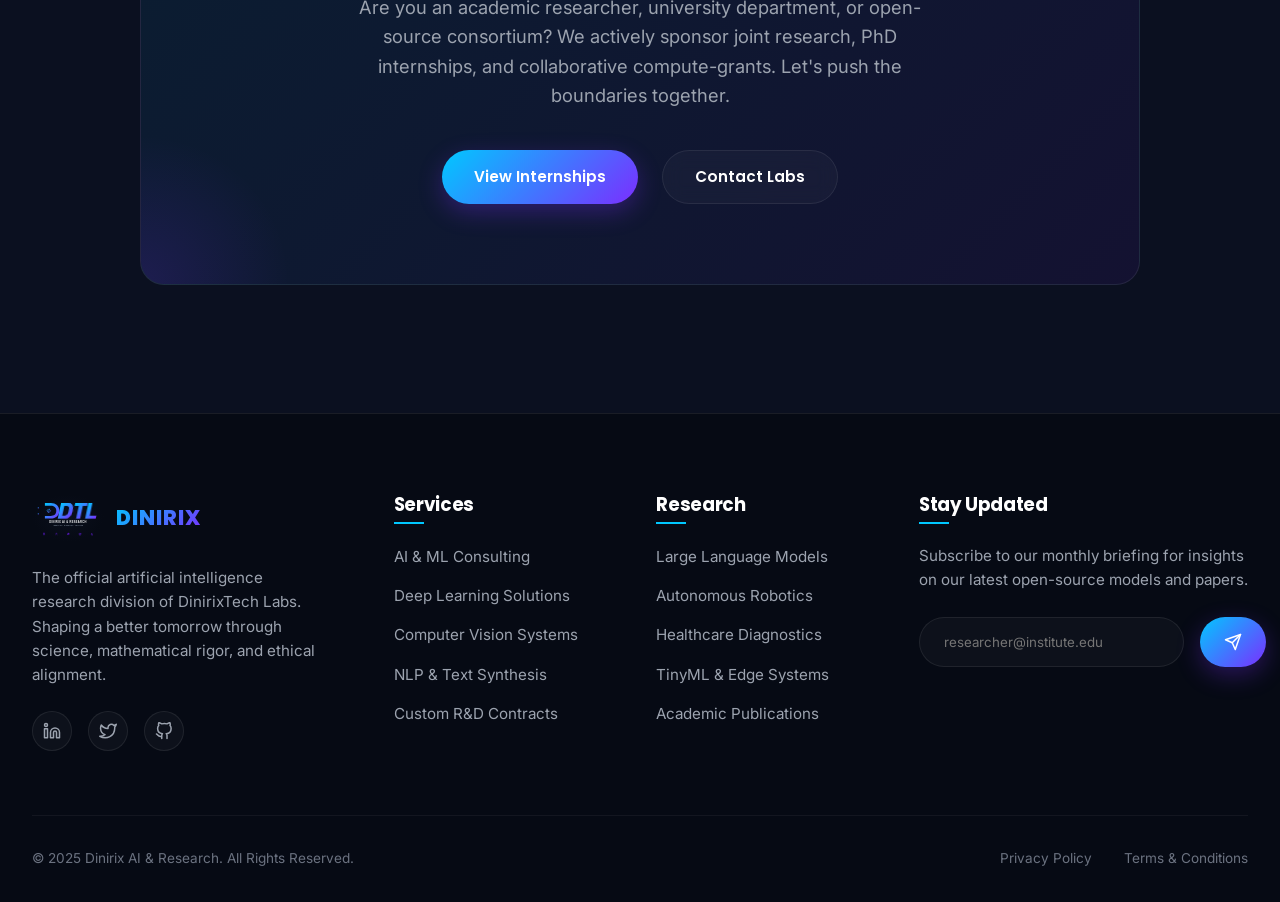
<file: research.html>
<!DOCTYPE html>
<html lang="en">
<head>
    <meta charset="UTF-8">
    <meta name="viewport" content="width=device-width, initial-scale=1.0">
    <meta name="description" content="Explore academic publications and active research areas at Dinirix AI & Research. Discover breakthroughs in LLMs, Robotics, Computer Vision, and Edge AI.">
    <meta name="keywords" content="AI Research, Academic Publications, Neuro-symbolic, LLM Research, Autonomous Systems, TinyML Papers, arXiv preprints, NeurIPS, ICML">
    <link rel="canonical" href="https://research.dinirix.com/research.html">
    
    <!-- Open Graph / Facebook -->
    <meta property="og:type" content="website">
    <meta property="og:url" content="https://research.dinirix.com/research.html">
    <meta property="og:title" content="Our Research | Dinirix AI & Research">
    <meta property="og:description" content="Discover our latest scientific papers and active research divisions pushing the boundaries of machine intelligence.">
    <meta property="og:image" content="images/logo.svg">

    <title>Our Research | Dinirix AI & Research</title>

    <!-- Stylesheets -->
    <link rel="stylesheet" href="css/style.css">
    <link rel="stylesheet" href="css/responsive.css">
    
    <!-- Favicon -->
    <link rel="icon" type="image/svg+xml" href="images/logo.svg">
</head>
<body>

    <!-- ==========================================
         PRELOADER SCREEN
         ========================================== -->
    <div id="preloader">
        <div class="loader-content">
            <object data="images/logo.svg" type="image/svg+xml" class="loader-logo" aria-label="Dinirix AI & Research Logo"></object>
            <div class="loader-bar">
                <div class="loader-progress"></div>
            </div>
        </div>
    </div>

    <!-- ==========================================
         STICKY HEADER & NAVIGATION
         ========================================== -->
    <header class="navbar">
        <div class="nav-container">
            <a href="index.html" class="logo-link">
                <img src="images/logo.svg" alt="Dinirix AI & Research Logo" class="logo-img">
                <span class="logo-text gradient-text">DINIRIX</span>
            </a>
            
            <nav>
                <ul class="nav-menu">
                    <li class="nav-item"><a href="index.html">Home</a></li>
                    <li class="nav-item"><a href="about.html">About</a></li>
                    <li class="nav-item"><a href="services.html">Services</a></li>
                    <li class="nav-item"><a href="research.html" class="active">Research</a></li>
                    <li class="nav-item"><a href="projects.html">Projects</a></li>
                    <li class="nav-item"><a href="careers.html">Careers</a></li>
                    <li class="nav-item"><a href="contact.html">Contact</a></li>
                </ul>
            </nav>

            <button class="hamburger" aria-label="Toggle Navigation Menu">
                <span class="bar"></span>
                <span class="bar"></span>
                <span class="bar"></span>
            </button>
        </div>
    </header>

    <!-- ==========================================
         HERO SECTION (INNER PAGE STYLE)
         ========================================== -->
    <section class="hero" style="min-height: 55vh; padding-top: 120px;">
        <canvas id="particle-canvas"></canvas>
        <div class="container" style="position: relative; z-index: 2;">
            <div style="text-align: center; max-width: 800px; margin: 0 auto;" class="reveal fade-up">
                <div class="hero-tag">
                    <span></span>Scientific Discovery
                </div>
                <h1 style="font-size: 3.5rem; margin-bottom: 1.5rem;">AI &amp; Computational Research</h1>
                <p class="hero-subtitle" style="margin-bottom: 0;">
                    Conducting fundamental research to establish the next generation of safe, reliable, and energy-efficient neural architectures.
                </p>
            </div>
        </div>
    </section>

    <!-- ==========================================
         8 RESEARCH AREAS GRID
         ========================================== -->
    <section class="section-padding bg-sec">
        <div class="container">
            <h2 class="section-title reveal fade-up">Active Research Areas</h2>
            <p style="text-align: center; max-width: 600px; margin: -2rem auto 4rem auto;" class="reveal fade-up">
                Our labs are structured into eight specialized research divisions, each focusing on a core facet of machine intelligence.
            </p>
            
            <div class="research-areas-grid">
                <!-- Area 1: Computer Vision -->
                <div class="glow-card research-area-card glass-card reveal fade-up">
                    <div class="research-area-icon">
                        <svg xmlns="http://www.w3.org/2000/svg" viewBox="0 0 24 24" fill="none" stroke="currentColor" stroke-width="2" stroke-linecap="round" stroke-linejoin="round"><path d="M23 19a2 2 0 0 1-2 2H3a2 2 0 0 1-2-2V8a2 2 0 0 1 2-2h4l2-3h6l2 3h4a2 2 0 0 1 2 2z"></path><circle cx="12" cy="13" r="4"></circle></svg>
                    </div>
                    <h4>Computer Vision</h4>
                    <p>Pioneering multi-spectral image segmentation, real-time object tracking, and deep spatial mapping for dynamic environment interpretation.</p>
                </div>

                <!-- Area 2: Large Language Models -->
                <div class="glow-card research-area-card glass-card reveal fade-up" style="transition-delay: 0.1s;">
                    <div class="research-area-icon" style="color: var(--secondary);">
                        <svg xmlns="http://www.w3.org/2000/svg" viewBox="0 0 24 24" fill="none" stroke="currentColor" stroke-width="2" stroke-linecap="round" stroke-linejoin="round"><path d="M21 15a2 2 0 0 1-2 2H7l-4 4V5a2 2 0 0 1 2-2h14a2 2 0 0 1 2 2z"></path></svg>
                    </div>
                    <h4>Large Language Models</h4>
                    <p>Investigating neuro-symbolic reasoning, token-efficient pre-training, and context extension techniques in generative transformers.</p>
                </div>

                <!-- Area 3: Robotics -->
                <div class="glow-card research-area-card glass-card reveal fade-up" style="transition-delay: 0.2s;">
                    <div class="research-area-icon">
                        <svg xmlns="http://www.w3.org/2000/svg" viewBox="0 0 24 24" fill="none" stroke="currentColor" stroke-width="2" stroke-linecap="round" stroke-linejoin="round"><rect x="3" y="11" width="18" height="10" rx="2" ry="2"></rect><path d="M12 2v9M8 5h8"></path></svg>
                    </div>
                    <h4>Robotics &amp; Control</h4>
                    <p>Developing reinforcement learning frameworks for physical quadrupeds, dexterous manipulators, and zero-shot sim-to-real transfer.</p>
                </div>

                <!-- Area 4: Healthcare AI -->
                <div class="glow-card research-area-card glass-card reveal fade-up" style="transition-delay: 0.3s;">
                    <div class="research-area-icon" style="color: var(--secondary);">
                        <svg xmlns="http://www.w3.org/2000/svg" viewBox="0 0 24 24" fill="none" stroke="currentColor" stroke-width="2" stroke-linecap="round" stroke-linejoin="round"><path d="M22 12h-4l-3 9L9 3l-3 9H2"></path></svg>
                    </div>
                    <h4>Healthcare AI</h4>
                    <p>Applying generative diffusion models to de novo protein folding, disease pathway prediction, and rapid diagnostic imaging audits.</p>
                </div>

                <!-- Area 5: Smart Cities -->
                <div class="glow-card research-area-card glass-card reveal fade-up">
                    <div class="research-area-icon">
                        <svg xmlns="http://www.w3.org/2000/svg" viewBox="0 0 24 24" fill="none" stroke="currentColor" stroke-width="2" stroke-linecap="round" stroke-linejoin="round"><path d="M3 9l9-7 9 7v11a2 2 0 0 1-2 2H5a2 2 0 0 1-2-2z"></path><polyline points="9 22 9 12 15 12 15 22"></polyline></svg>
                    </div>
                    <h4>Smart Cities</h4>
                    <p>Designing decentralized, multi-agent systems for grid load balancing, traffic congestion forecasting, and autonomous public transport routing.</p>
                </div>

                <!-- Area 6: Autonomous Systems -->
                <div class="glow-card research-area-card glass-card reveal fade-up" style="transition-delay: 0.1s;">
                    <div class="research-area-icon" style="color: var(--secondary);">
                        <svg xmlns="http://www.w3.org/2000/svg" viewBox="0 0 24 24" fill="none" stroke="currentColor" stroke-width="2" stroke-linecap="round" stroke-linejoin="round"><circle cx="12" cy="12" r="10"></circle><polygon points="16.24 7.76 14.12 14.12 7.76 16.24 9.88 9.88 16.24 7.76"></polygon></svg>
                    </div>
                    <h4>Autonomous Systems</h4>
                    <p>Building safety-critical control loops, sensor fusion models (Lidar/Radar/Camera), and trajectory planners for autonomous vehicles.</p>
                </div>

                <!-- Area 7: TinyML -->
                <div class="glow-card research-area-card glass-card reveal fade-up" style="transition-delay: 0.2s;">
                    <div class="research-area-icon">
                        <svg xmlns="http://www.w3.org/2000/svg" viewBox="0 0 24 24" fill="none" stroke="currentColor" stroke-width="2" stroke-linecap="round" stroke-linejoin="round"><rect x="2" y="2" width="20" height="8" rx="2" ry="2"></rect><rect x="2" y="14" width="20" height="8" rx="2" ry="2"></rect><line x1="6" y1="6" x2="6.01" y2="6"></line><line x1="6" y1="18" x2="6.01" y2="18"></line></svg>
                    </div>
                    <h4>TinyML</h4>
                    <p>Exploring extreme neural network compression, quantization-aware training, and micro-controller deployment of deep models.</p>
                </div>

                <!-- Area 8: Edge AI -->
                <div class="glow-card research-area-card glass-card reveal fade-up" style="transition-delay: 0.3s;">
                    <div class="research-area-icon" style="color: var(--secondary);">
                        <svg xmlns="http://www.w3.org/2000/svg" viewBox="0 0 24 24" fill="none" stroke="currentColor" stroke-width="2" stroke-linecap="round" stroke-linejoin="round"><path d="M12 22s8-4 8-10V5l-8-3-8 3v7c0 6 8 10 8 10z"></path></svg>
                    </div>
                    <h4>Edge AI</h4>
                    <p>Developing distributed, privacy-preserving federated learning systems that train models directly on local hardware nodes.</p>
                </div>
            </div>
        </div>
    </section>

    <!-- ==========================================
         RESEARCH PUBLICATIONS SECTION
         ========================================== -->
    <section class="section-padding publications-section">
        <div class="container">
            <h2 class="section-title reveal fade-up">Academic Publications</h2>
            <p style="text-align: center; max-width: 600px; margin: -2rem auto 4rem auto;" class="reveal fade-up">
                A selection of our peer-reviewed papers published in NeurIPS, ICML, CVPR, and leading journals.
            </p>
            
            <div class="pubs-list">
                <!-- Publication 1 -->
                <div class="glass-card pub-card reveal fade-up">
                    <div class="pub-info">
                        <div class="pub-meta">NeurIPS 2025 (Oral)</div>
                        <div class="pub-title">Attention is All You Logic: Neuro-Symbolic Integration in Large Transformers</div>
                        <div class="pub-authors">Dr. Sarah Jenkins, Dr. Ethan Cole, Marcus Thorne</div>
                    </div>
                    <div class="pub-actions">
                        <a href="#" class="btn btn-secondary" style="padding: 0.5rem 1.2rem; font-size: 0.85rem;">PDF</a>
                        <button class="btn btn-secondary" style="padding: 0.5rem 1.2rem; font-size: 0.85rem;" onclick="alert('Citation copied to clipboard:\n\nJenkins, S., Cole, E., & Thorne, M. (2025). Attention is All You Logic: Neuro-Symbolic Integration in Large Transformers. In Advances in Neural Information Processing Systems (NeurIPS).')">Cite</button>
                    </div>
                </div>

                <!-- Publication 2 -->
                <div class="glass-card pub-card reveal fade-up">
                    <div class="pub-info">
                        <div class="pub-meta">ICML 2025</div>
                        <div class="pub-title">Zero-Shot Sim-to-Real Transfer for Quadrupedal Locomotion on Slippery Terrains</div>
                        <div class="pub-authors">Dr. Evelyn Vance, Dr. Sarah Jenkins</div>
                    </div>
                    <div class="pub-actions">
                        <a href="#" class="btn btn-secondary" style="padding: 0.5rem 1.2rem; font-size: 0.85rem;">PDF</a>
                        <button class="btn btn-secondary" style="padding: 0.5rem 1.2rem; font-size: 0.85rem;" onclick="alert('Citation copied to clipboard:\n\nVance, E., & Jenkins, S. (2025). Zero-Shot Sim-to-Real Transfer for Quadrupedal Locomotion on Slippery Terrains. In International Conference on Machine Learning (ICML).')">Cite</button>
                    </div>
                </div>

                <!-- Publication 3 -->
                <div class="glass-card pub-card reveal fade-up">
                    <div class="pub-info">
                        <div class="pub-meta">CVPR 2024</div>
                        <div class="pub-title">Sparse Convolutional Networks for Real-time 3D LiDAR Point Cloud Segmentation</div>
                        <div class="pub-authors">Marcus Thorne, Dr. Ethan Cole</div>
                    </div>
                    <div class="pub-actions">
                        <a href="#" class="btn btn-secondary" style="padding: 0.5rem 1.2rem; font-size: 0.85rem;">PDF</a>
                        <button class="btn btn-secondary" style="padding: 0.5rem 1.2rem; font-size: 0.85rem;" onclick="alert('Citation copied to clipboard:\n\nThorne, M., & Cole, E. (2024). Sparse Convolutional Networks for Real-time 3D LiDAR Point Cloud Segmentation. In IEEE Conference on Computer Vision and Pattern Recognition (CVPR).')">Cite</button>
                    </div>
                </div>

                <!-- Publication 4 -->
                <div class="glass-card pub-card reveal fade-up">
                    <div class="pub-info">
                        <div class="pub-meta">Journal of AI Medicine 2024</div>
                        <div class="pub-title">DeepGenerative: De Novo Protein Structure Synthesis via Differentiable Diffusion</div>
                        <div class="pub-authors">Dr. Evelyn Vance, Dr. Ethan Cole</div>
                    </div>
                    <div class="pub-actions">
                        <a href="#" class="btn btn-secondary" style="padding: 0.5rem 1.2rem; font-size: 0.85rem;">PDF</a>
                        <button class="btn btn-secondary" style="padding: 0.5rem 1.2rem; font-size: 0.85rem;" onclick="alert('Citation copied to clipboard:\n\nVance, E., & Cole, E. (2024). DeepGenerative: De Novo Protein Structure Synthesis via Differentiable Diffusion. Journal of AI Medicine, 12(4), 284-299.')">Cite</button>
                    </div>
                </div>
            </div>
        </div>
    </section>

    <!-- ==========================================
         COLLABORATE (CTA)
         ========================================== -->
    <section class="section-padding">
        <div class="container">
            <div class="cta-glass reveal fade-up">
                <h2 class="gradient-text">Collaborate With Our Laboratories</h2>
                <p>Are you an academic researcher, university department, or open-source consortium? We actively sponsor joint research, PhD internships, and collaborative compute-grants. Let's push the boundaries together.</p>
                <div class="hero-buttons" style="justify-content: center;">
                    <a href="careers.html" class="btn btn-primary">View Internships</a>
                    <a href="contact.html" class="btn btn-secondary">Contact Labs</a>
                </div>
            </div>
        </div>
    </section>

    <!-- ==========================================
         FOOTER SECTION
         ========================================== -->
    <footer class="footer">
        <div class="container">
            <div class="footer-grid">
                <!-- Col 1: Brand info -->
                <div class="footer-brand">
                    <a href="index.html" class="logo-link">
                        <img src="images/logo.svg" alt="Dinirix Logo" class="logo-img">
                        <span class="logo-text gradient-text">DINIRIX</span>
                    </a>
                    <p>The official artificial intelligence research division of DinirixTech Labs. Shaping a better tomorrow through science, mathematical rigor, and ethical alignment.</p>
                    <div class="social-links">
                        <a href="#" class="social-icon" aria-label="LinkedIn"><svg xmlns="http://www.w3.org/2000/svg" width="18" height="18" viewBox="0 0 24 24" fill="none" stroke="currentColor" stroke-width="2" stroke-linecap="round" stroke-linejoin="round"><path d="M16 8a6 6 0 0 1 6 6v7h-4v-7a2 2 0 0 0-2-2 2 2 0 0 0-2 2v7h-4v-7a6 6 0 0 1 6-6z"></path><rect x="2" y="9" width="4" height="12"></rect><circle cx="4" cy="4" r="2"></circle></svg></a>
                        <a href="#" class="social-icon" aria-label="Twitter"><svg xmlns="http://www.w3.org/2000/svg" width="18" height="18" viewBox="0 0 24 24" fill="none" stroke="currentColor" stroke-width="2" stroke-linecap="round" stroke-linejoin="round"><path d="M23 3a10.9 10.9 0 0 1-3.14 1.53 4.48 4.48 0 0 0-7.86 3v1A10.66 10.66 0 0 1 3 4s-4 9 5 13a11.64 11.64 0 0 1-7 2c9 5 20 0 20-11.5a4.5 4.5 0 0 0-.08-.83A7.72 7.72 0 0 0 23 3z"></path></svg></a>
                        <a href="#" class="social-icon" aria-label="GitHub"><svg xmlns="http://www.w3.org/2000/svg" width="18" height="18" viewBox="0 0 24 24" fill="none" stroke="currentColor" stroke-width="2" stroke-linecap="round" stroke-linejoin="round"><path d="M9 19c-5 1.5-5-2.5-7-3m14 6v-3.87a3.37 3.37 0 0 0-.94-2.61c3.14-.35 6.44-1.54 6.44-7A5.44 5.44 0 0 0 20 4.77 5.07 5.07 0 0 0 19.91 1S18.73.65 16 2.48a13.38 13.38 0 0 0-7 0C6.27.65 5.09 1 5.09 1A5.07 5.07 0 0 0 5 4.77a5.44 5.44 0 0 0-1.5 3.78c0 5.42 3.3 6.61 6.44 7A3.37 3.37 0 0 0 9 18.13V22"></path></svg></a>
                    </div>
                </div>
                <!-- Col 2: Services -->
                <div class="footer-col">
                    <h4>Services</h4>
                    <ul class="footer-links">
                        <li><a href="services.html">AI &amp; ML Consulting</a></li>
                        <li><a href="services.html">Deep Learning Solutions</a></li>
                        <li><a href="services.html">Computer Vision Systems</a></li>
                        <li><a href="services.html">NLP &amp; Text Synthesis</a></li>
                        <li><a href="services.html">Custom R&amp;D Contracts</a></li>
                    </ul>
                </div>
                <!-- Col 3: Research Areas -->
                <div class="footer-col">
                    <h4>Research</h4>
                    <ul class="footer-links">
                        <li><a href="research.html">Large Language Models</a></li>
                        <li><a href="research.html">Autonomous Robotics</a></li>
                        <li><a href="research.html">Healthcare Diagnostics</a></li>
                        <li><a href="research.html">TinyML &amp; Edge Systems</a></li>
                        <li><a href="research.html">Academic Publications</a></li>
                    </ul>
                </div>
                <!-- Col 4: Newsletter -->
                <div class="footer-col footer-newsletter">
                    <h4>Stay Updated</h4>
                    <p>Subscribe to our monthly briefing for insights on our latest open-source models and papers.</p>
                    <form class="newsletter-form">
                        <input type="email" class="newsletter-input" placeholder="researcher@institute.edu" required aria-label="Email address for newsletter">
                        <button type="submit" class="btn btn-primary" style="padding: 0.85rem 1.5rem;">
                            <svg xmlns="http://www.w3.org/2000/svg" width="18" height="18" viewBox="0 0 24 24" fill="none" stroke="currentColor" stroke-width="2" stroke-linecap="round" stroke-linejoin="round"><line x1="22" y1="2" x2="11" y2="13"></line><polygon points="22 2 15 22 11 13 2 9 22 2"></polygon></svg>
                        </button>
                    </form>
                </div>
            </div>
            
            <!-- Bottom copyrights -->
            <div class="footer-bottom">
                <p>&copy; 2025 Dinirix AI &amp; Research. All Rights Reserved.</p>
                <div class="footer-legal">
                    <a href="#">Privacy Policy</a>
                    <a href="#">Terms &amp; Conditions</a>
                </div>
            </div>
        </div>
    </footer>

    <!-- ==========================================
         BACK TO TOP BUTTON
         ========================================== -->
    <button id="back-to-top" aria-label="Scroll back to top">
        <svg xmlns="http://www.w3.org/2000/svg" width="24" height="24" viewBox="0 0 24 24" fill="none" stroke="currentColor" stroke-width="2" stroke-linecap="round" stroke-linejoin="round"><line x1="12" y1="19" x2="12" y2="5"></line><polyline points="5 12 12 5 19 12"></polyline></svg>
    </button>

    <!-- JavaScript -->
    <script src="js/script.js"></script>
</body>
</html>
</file>
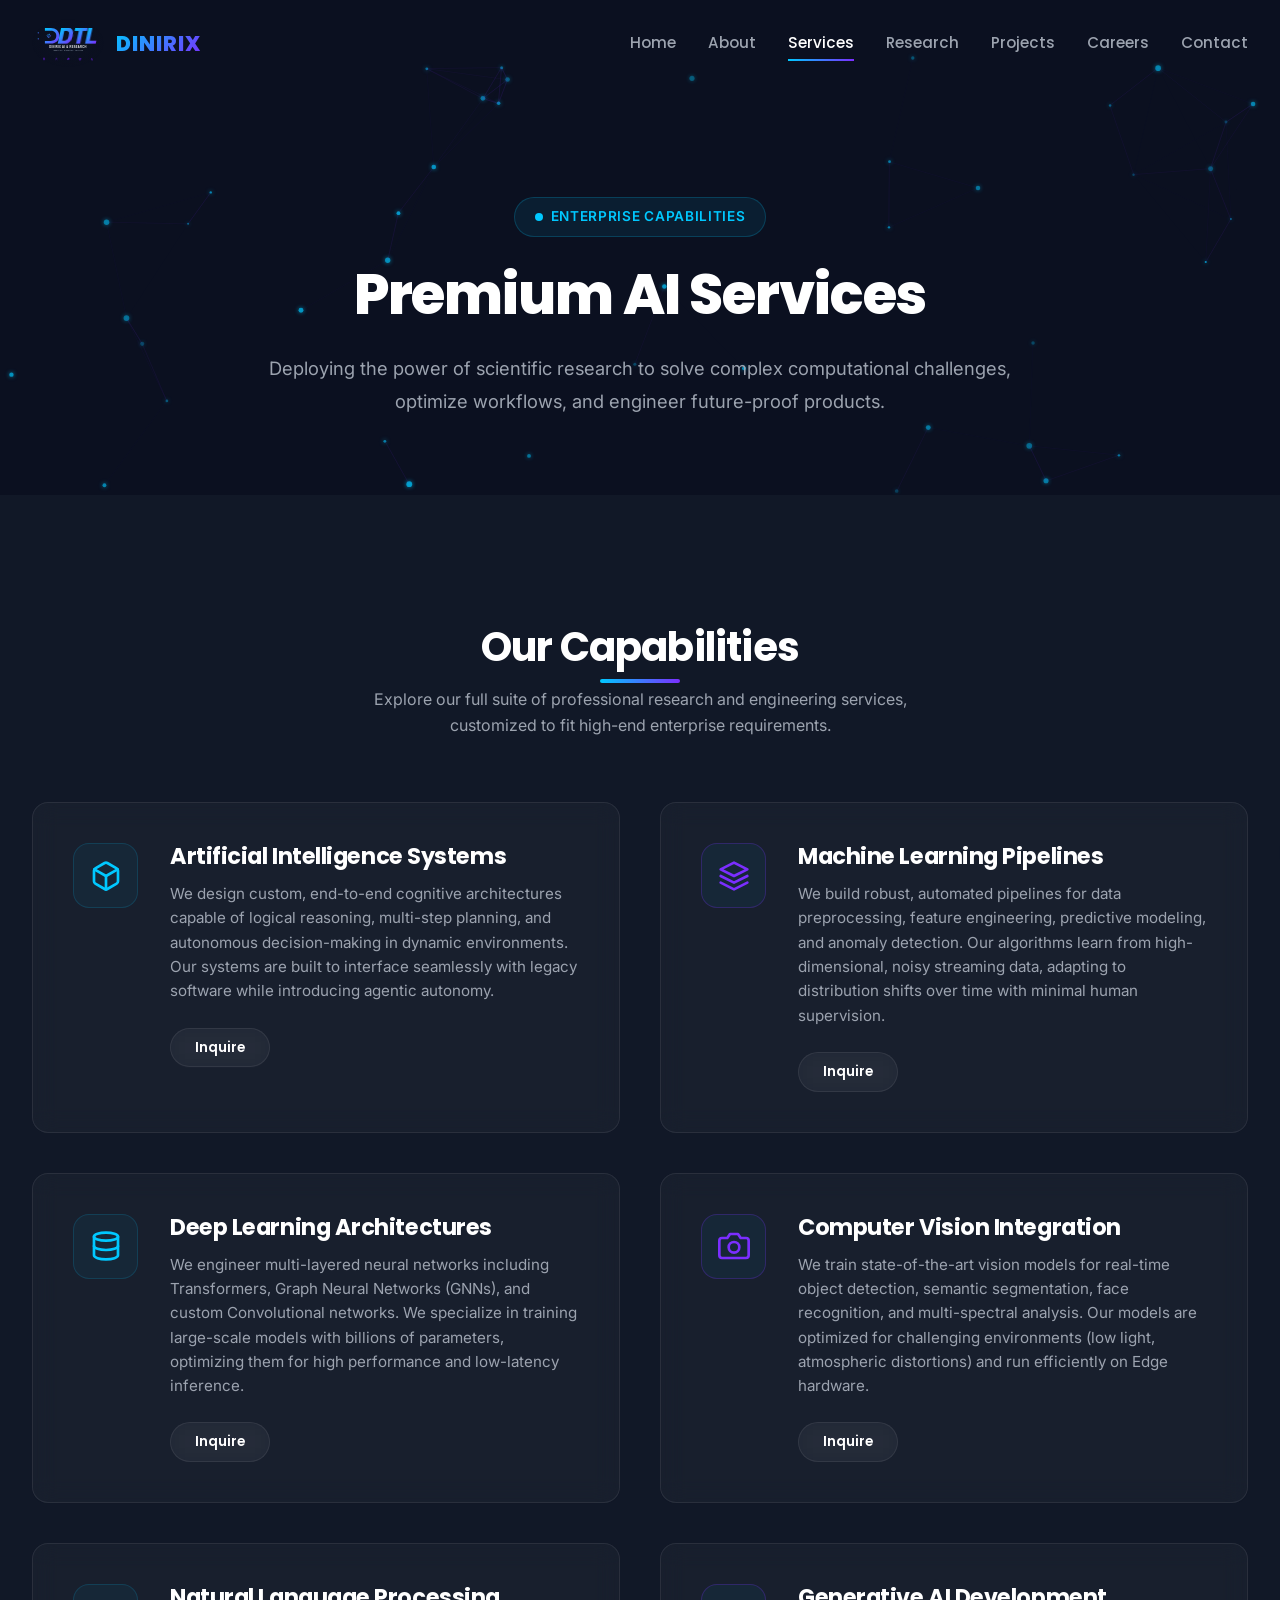
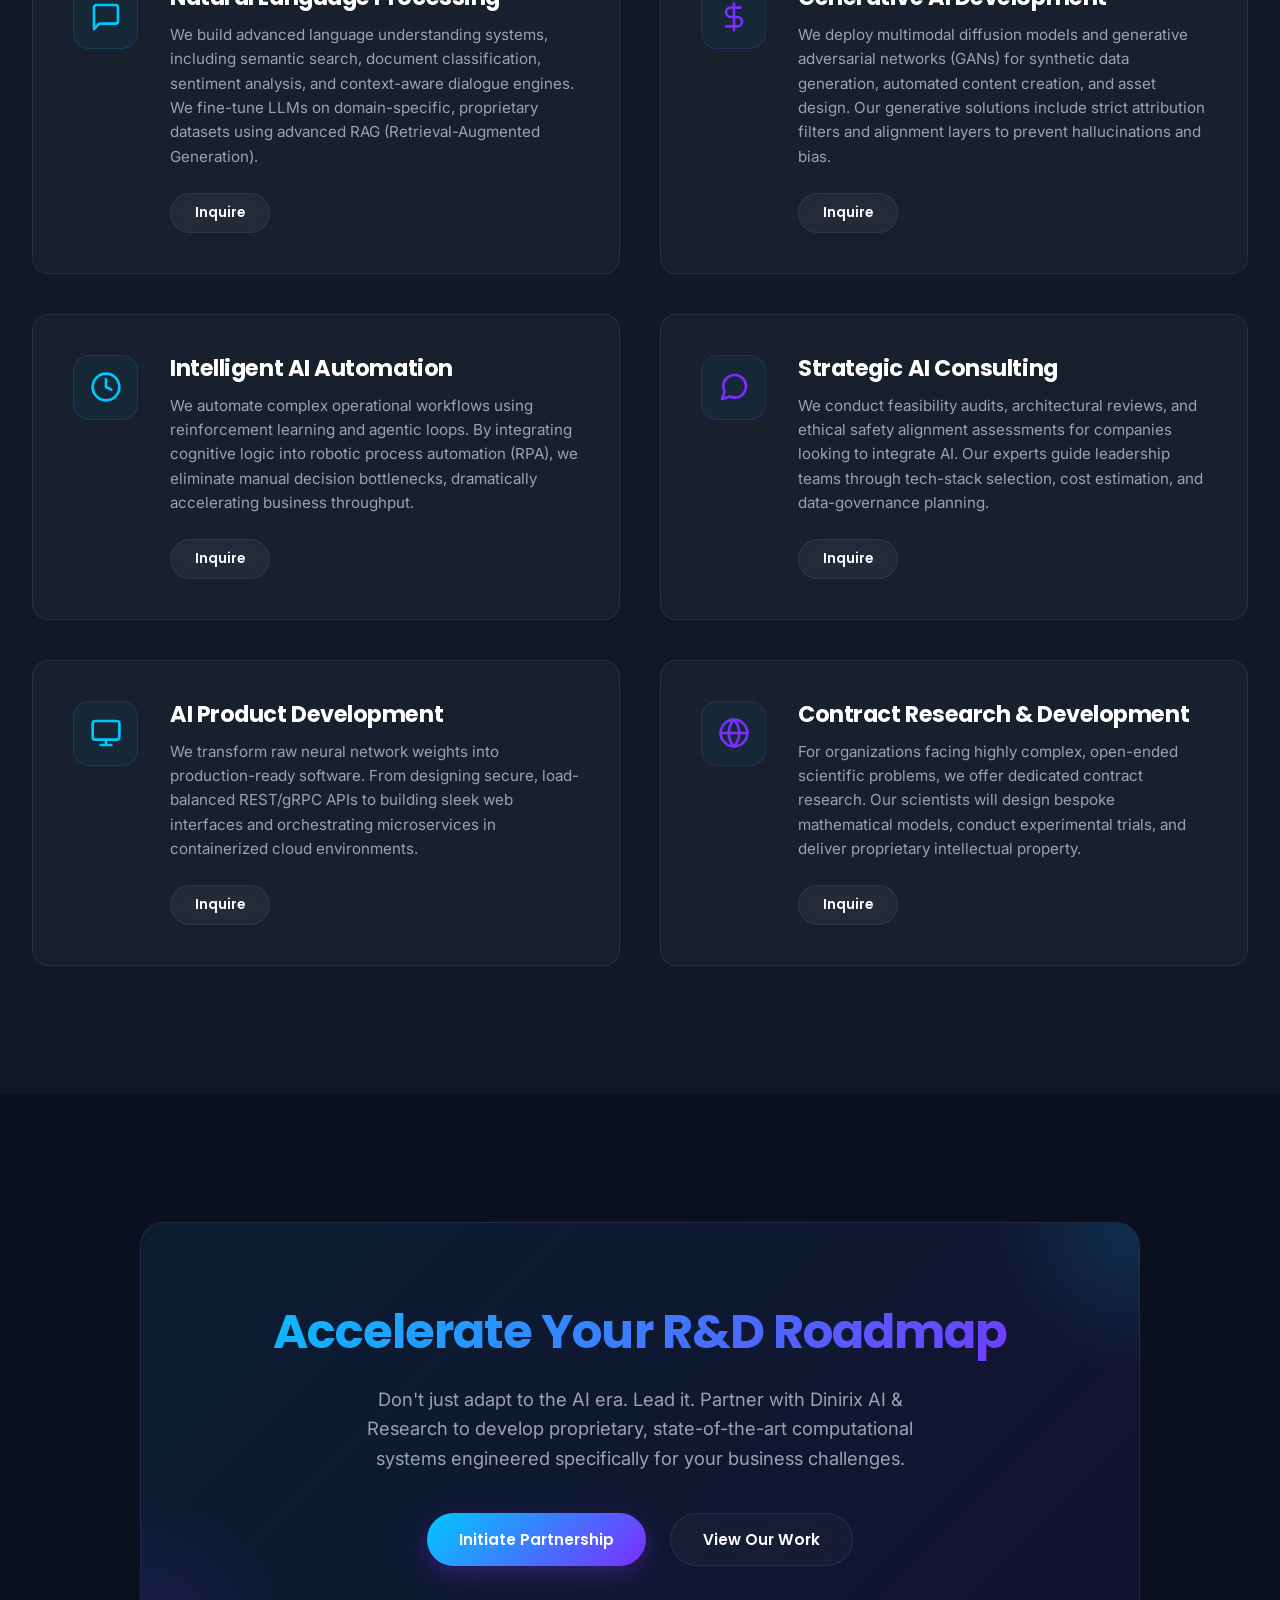
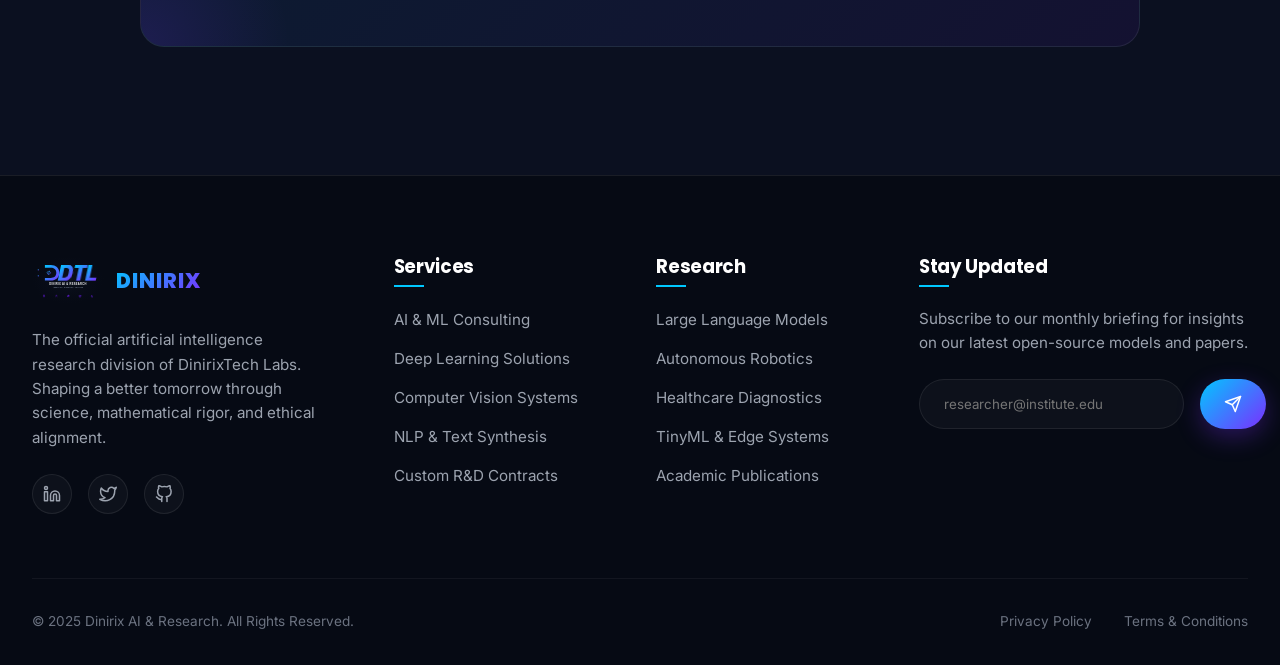
<file: services.html>
<!DOCTYPE html>
<html lang="en">
<head>
    <meta charset="UTF-8">
    <meta name="viewport" content="width=device-width, initial-scale=1.0">
    <meta name="description" content="Discover the premium AI services provided by Dinirix AI & Research. From deep learning and computer vision to AI consulting, automation, and custom R&D.">
    <meta name="keywords" content="AI Services, Machine Learning Services, Deep Learning Solutions, Computer Vision Integration, NLP Consulting, Generative AI Development, AI Automation, R&D Contracts">
    <link rel="canonical" href="https://research.dinirix.com/services.html">
    
    <!-- Open Graph / Facebook -->
    <meta property="og:type" content="website">
    <meta property="og:url" content="https://research.dinirix.com/services.html">
    <meta property="og:title" content="Our Services | Dinirix AI & Research">
    <meta property="og:description" content="Explore our premium AI development, consulting, and contract research services designed for high-end enterprise solutions.">
    <meta property="og:image" content="images/logo.svg">

    <title>Our Services | Dinirix AI & Research</title>

    <!-- Stylesheets -->
    <link rel="stylesheet" href="css/style.css">
    <link rel="stylesheet" href="css/responsive.css">
    
    <!-- Favicon -->
    <link rel="icon" type="image/svg+xml" href="images/logo.svg">
</head>
<body>

    <!-- ==========================================
         PRELOADER SCREEN
         ========================================== -->
    <div id="preloader">
        <div class="loader-content">
            <object data="images/logo.svg" type="image/svg+xml" class="loader-logo" aria-label="Dinirix AI & Research Logo"></object>
            <div class="loader-bar">
                <div class="loader-progress"></div>
            </div>
        </div>
    </div>

    <!-- ==========================================
         STICKY HEADER & NAVIGATION
         ========================================== -->
    <header class="navbar">
        <div class="nav-container">
            <a href="index.html" class="logo-link">
                <img src="images/logo.svg" alt="Dinirix AI & Research Logo" class="logo-img">
                <span class="logo-text gradient-text">DINIRIX</span>
            </a>
            
            <nav>
                <ul class="nav-menu">
                    <li class="nav-item"><a href="index.html">Home</a></li>
                    <li class="nav-item"><a href="about.html">About</a></li>
                    <li class="nav-item"><a href="services.html" class="active">Services</a></li>
                    <li class="nav-item"><a href="research.html">Research</a></li>
                    <li class="nav-item"><a href="projects.html">Projects</a></li>
                    <li class="nav-item"><a href="careers.html">Careers</a></li>
                    <li class="nav-item"><a href="contact.html">Contact</a></li>
                </ul>
            </nav>

            <button class="hamburger" aria-label="Toggle Navigation Menu">
                <span class="bar"></span>
                <span class="bar"></span>
                <span class="bar"></span>
            </button>
        </div>
    </header>

    <!-- ==========================================
         HERO SECTION (INNER PAGE STYLE)
         ========================================== -->
    <section class="hero" style="min-height: 55vh; padding-top: 120px;">
        <canvas id="particle-canvas"></canvas>
        <div class="container" style="position: relative; z-index: 2;">
            <div style="text-align: center; max-width: 800px; margin: 0 auto;" class="reveal fade-up">
                <div class="hero-tag">
                    <span></span>Enterprise Capabilities
                </div>
                <h1 style="font-size: 3.5rem; margin-bottom: 1.5rem;">Premium AI Services</h1>
                <p class="hero-subtitle" style="margin-bottom: 0;">
                    Deploying the power of scientific research to solve complex computational challenges, optimize workflows, and engineer future-proof products.
                </p>
            </div>
        </div>
    </section>

    <!-- ==========================================
         10 PREMIUM SERVICE CARDS
         ========================================== -->
    <section class="section-padding bg-sec">
        <div class="container">
            <h2 class="section-title reveal fade-up">Our Capabilities</h2>
            <p style="text-align: center; max-width: 600px; margin: -2rem auto 4rem auto;" class="reveal fade-up">
                Explore our full suite of professional research and engineering services, customized to fit high-end enterprise requirements.
            </p>
            
            <div class="services-list-grid">
                <!-- Service 1: Artificial Intelligence -->
                <div class="glow-card service-list-card glass-card reveal fade-up">
                    <div class="service-icon">
                        <svg xmlns="http://www.w3.org/2000/svg" viewBox="0 0 24 24" fill="none" stroke="currentColor" stroke-width="2" stroke-linecap="round" stroke-linejoin="round"><path d="M21 16V8a2 2 0 0 0-1-1.73l-7-4a2 2 0 0 0-2 0l-7 4A2 2 0 0 0 3 8v8a2 2 0 0 0 1 1.73l7 4a2 2 0 0 0 2 0l7-4A2 2 0 0 0 21 16z"></path><polyline points="3.27 6.96 12 12.01 20.73 6.96"></polyline><line x1="12" y1="22.08" x2="12" y2="12"></line></svg>
                    </div>
                    <div class="service-info">
                        <h3>Artificial Intelligence Systems</h3>
                        <p>We design custom, end-to-end cognitive architectures capable of logical reasoning, multi-step planning, and autonomous decision-making in dynamic environments. Our systems are built to interface seamlessly with legacy software while introducing agentic autonomy.</p>
                        <a href="contact.html" class="btn btn-secondary" style="padding: 0.5rem 1.5rem; font-size: 0.85rem;">Inquire</a>
                    </div>
                </div>

                <!-- Service 2: Machine Learning -->
                <div class="glow-card service-list-card glass-card reveal fade-up" style="transition-delay: 0.1s;">
                    <div class="service-icon" style="color: var(--secondary); border-color: rgba(123, 46, 255, 0.25);">
                        <svg xmlns="http://www.w3.org/2000/svg" viewBox="0 0 24 24" fill="none" stroke="currentColor" stroke-width="2" stroke-linecap="round" stroke-linejoin="round"><polygon points="12 2 2 7 12 12 22 7 12 2"></polygon><polyline points="2 17 12 22 22 17"></polyline><polyline points="2 12 12 17 22 12"></polyline></svg>
                    </div>
                    <div class="service-info">
                        <h3>Machine Learning Pipelines</h3>
                        <p>We build robust, automated pipelines for data preprocessing, feature engineering, predictive modeling, and anomaly detection. Our algorithms learn from high-dimensional, noisy streaming data, adapting to distribution shifts over time with minimal human supervision.</p>
                        <a href="contact.html" class="btn btn-secondary" style="padding: 0.5rem 1.5rem; font-size: 0.85rem;">Inquire</a>
                    </div>
                </div>

                <!-- Service 3: Deep Learning -->
                <div class="glow-card service-list-card glass-card reveal fade-up">
                    <div class="service-icon">
                        <svg xmlns="http://www.w3.org/2000/svg" viewBox="0 0 24 24" fill="none" stroke="currentColor" stroke-width="2" stroke-linecap="round" stroke-linejoin="round"><ellipse cx="12" cy="5" rx="9" ry="3"></ellipse><path d="M3 5v14c0 1.66 4 3 9 3s9-1.34 9-3V5"></path><path d="M3 12c0 1.66 4 3 9 3s9-1.34 9-3"></path></svg>
                    </div>
                    <div class="service-info">
                        <h3>Deep Learning Architectures</h3>
                        <p>We engineer multi-layered neural networks including Transformers, Graph Neural Networks (GNNs), and custom Convolutional networks. We specialize in training large-scale models with billions of parameters, optimizing them for high performance and low-latency inference.</p>
                        <a href="contact.html" class="btn btn-secondary" style="padding: 0.5rem 1.5rem; font-size: 0.85rem;">Inquire</a>
                    </div>
                </div>

                <!-- Service 4: Computer Vision -->
                <div class="glow-card service-list-card glass-card reveal fade-up" style="transition-delay: 0.1s;">
                    <div class="service-icon" style="color: var(--secondary); border-color: rgba(123, 46, 255, 0.25);">
                        <svg xmlns="http://www.w3.org/2000/svg" viewBox="0 0 24 24" fill="none" stroke="currentColor" stroke-width="2" stroke-linecap="round" stroke-linejoin="round"><path d="M23 19a2 2 0 0 1-2 2H3a2 2 0 0 1-2-2V8a2 2 0 0 1 2-2h4l2-3h6l2 3h4a2 2 0 0 1 2 2z"></path><circle cx="12" cy="13" r="4"></circle></svg>
                    </div>
                    <div class="service-info">
                        <h3>Computer Vision Integration</h3>
                        <p>We train state-of-the-art vision models for real-time object detection, semantic segmentation, face recognition, and multi-spectral analysis. Our models are optimized for challenging environments (low light, atmospheric distortions) and run efficiently on Edge hardware.</p>
                        <a href="contact.html" class="btn btn-secondary" style="padding: 0.5rem 1.5rem; font-size: 0.85rem;">Inquire</a>
                    </div>
                </div>

                <!-- Service 5: NLP -->
                <div class="glow-card service-list-card glass-card reveal fade-up">
                    <div class="service-icon">
                        <svg xmlns="http://www.w3.org/2000/svg" viewBox="0 0 24 24" fill="none" stroke="currentColor" stroke-width="2" stroke-linecap="round" stroke-linejoin="round"><path d="M21 15a2 2 0 0 1-2 2H7l-4 4V5a2 2 0 0 1 2-2h14a2 2 0 0 1 2 2z"></path></svg>
                    </div>
                    <div class="service-info">
                        <h3>Natural Language Processing</h3>
                        <p>We build advanced language understanding systems, including semantic search, document classification, sentiment analysis, and context-aware dialogue engines. We fine-tune LLMs on domain-specific, proprietary datasets using advanced RAG (Retrieval-Augmented Generation).</p>
                        <a href="contact.html" class="btn btn-secondary" style="padding: 0.5rem 1.5rem; font-size: 0.85rem;">Inquire</a>
                    </div>
                </div>

                <!-- Service 6: Generative AI -->
                <div class="glow-card service-list-card glass-card reveal fade-up" style="transition-delay: 0.1s;">
                    <div class="service-icon" style="color: var(--secondary); border-color: rgba(123, 46, 255, 0.25);">
                        <svg xmlns="http://www.w3.org/2000/svg" viewBox="0 0 24 24" fill="none" stroke="currentColor" stroke-width="2" stroke-linecap="round" stroke-linejoin="round"><path d="M12 2v20M17 5H9.5a3.5 3.5 0 0 0 0 7h5a3.5 3.5 0 0 1 0 7H6"></path></svg>
                    </div>
                    <div class="service-info">
                        <h3>Generative AI Development</h3>
                        <p>We deploy multimodal diffusion models and generative adversarial networks (GANs) for synthetic data generation, automated content creation, and asset design. Our generative solutions include strict attribution filters and alignment layers to prevent hallucinations and bias.</p>
                        <a href="contact.html" class="btn btn-secondary" style="padding: 0.5rem 1.5rem; font-size: 0.85rem;">Inquire</a>
                    </div>
                </div>

                <!-- Service 7: AI Automation -->
                <div class="glow-card service-list-card glass-card reveal fade-up">
                    <div class="service-icon">
                        <svg xmlns="http://www.w3.org/2000/svg" viewBox="0 0 24 24" fill="none" stroke="currentColor" stroke-width="2" stroke-linecap="round" stroke-linejoin="round"><circle cx="12" cy="12" r="10"></circle><polyline points="12 6 12 12 16 14"></polyline></svg>
                    </div>
                    <div class="service-info">
                        <h3>Intelligent AI Automation</h3>
                        <p>We automate complex operational workflows using reinforcement learning and agentic loops. By integrating cognitive logic into robotic process automation (RPA), we eliminate manual decision bottlenecks, dramatically accelerating business throughput.</p>
                        <a href="contact.html" class="btn btn-secondary" style="padding: 0.5rem 1.5rem; font-size: 0.85rem;">Inquire</a>
                    </div>
                </div>

                <!-- Service 8: AI Consulting -->
                <div class="glow-card service-list-card glass-card reveal fade-up" style="transition-delay: 0.1s;">
                    <div class="service-icon" style="color: var(--secondary); border-color: rgba(123, 46, 255, 0.25);">
                        <svg xmlns="http://www.w3.org/2000/svg" viewBox="0 0 24 24" fill="none" stroke="currentColor" stroke-width="2" stroke-linecap="round" stroke-linejoin="round"><path d="M21 11.5a8.38 8.38 0 0 1-.9 3.8 8.5 8.5 0 0 1-7.6 4.7 8.38 8.38 0 0 1-3.8-.9L3 21l1.9-5.7a8.38 8.38 0 0 1-.9-3.8 8.5 8.5 0 0 1 4.7-7.6 8.38 8.38 0 0 1 3.8-.9h.5a8.48 8.48 0 0 1 8 8v.5z"></path></svg>
                    </div>
                    <div class="service-info">
                        <h3>Strategic AI Consulting</h3>
                        <p>We conduct feasibility audits, architectural reviews, and ethical safety alignment assessments for companies looking to integrate AI. Our experts guide leadership teams through tech-stack selection, cost estimation, and data-governance planning.</p>
                        <a href="contact.html" class="btn btn-secondary" style="padding: 0.5rem 1.5rem; font-size: 0.85rem;">Inquire</a>
                    </div>
                </div>

                <!-- Service 9: AI Product Development -->
                <div class="glow-card service-list-card glass-card reveal fade-up">
                    <div class="service-icon">
                        <svg xmlns="http://www.w3.org/2000/svg" viewBox="0 0 24 24" fill="none" stroke="currentColor" stroke-width="2" stroke-linecap="round" stroke-linejoin="round"><rect x="2" y="3" width="20" height="14" rx="2" ry="2"></rect><line x1="8" y1="21" x2="16" y2="21"></line><line x1="12" y1="17" x2="12" y2="21"></line></svg>
                    </div>
                    <div class="service-info">
                        <h3>AI Product Development</h3>
                        <p>We transform raw neural network weights into production-ready software. From designing secure, load-balanced REST/gRPC APIs to building sleek web interfaces and orchestrating microservices in containerized cloud environments.</p>
                        <a href="contact.html" class="btn btn-secondary" style="padding: 0.5rem 1.5rem; font-size: 0.85rem;">Inquire</a>
                    </div>
                </div>

                <!-- Service 10: Research & Development -->
                <div class="glow-card service-list-card glass-card reveal fade-up" style="transition-delay: 0.1s;">
                    <div class="service-icon" style="color: var(--secondary); border-color: rgba(123, 46, 255, 0.25);">
                        <svg xmlns="http://www.w3.org/2000/svg" viewBox="0 0 24 24" fill="none" stroke="currentColor" stroke-width="2" stroke-linecap="round" stroke-linejoin="round"><circle cx="12" cy="12" r="10"></circle><line x1="2" y1="12" x2="22" y2="12"></line><path d="M12 2a15.3 15.3 0 0 1 4 10 15.3 15.3 0 0 1-4 10 15.3 15.3 0 0 1-4-10 15.3 15.3 0 0 1 4-10z"></path></svg>
                    </div>
                    <div class="service-info">
                        <h3>Contract Research &amp; Development</h3>
                        <p>For organizations facing highly complex, open-ended scientific problems, we offer dedicated contract research. Our scientists will design bespoke mathematical models, conduct experimental trials, and deliver proprietary intellectual property.</p>
                        <a href="contact.html" class="btn btn-secondary" style="padding: 0.5rem 1.5rem; font-size: 0.85rem;">Inquire</a>
                    </div>
                </div>
            </div>
        </div>
    </section>

    <!-- ==========================================
         ACCELERATE ROADMAP (CTA)
         ========================================== -->
    <section class="section-padding">
        <div class="container">
            <div class="cta-glass reveal fade-up">
                <h2 class="gradient-text">Accelerate Your R&amp;D Roadmap</h2>
                <p>Don't just adapt to the AI era. Lead it. Partner with Dinirix AI &amp; Research to develop proprietary, state-of-the-art computational systems engineered specifically for your business challenges.</p>
                <div class="hero-buttons" style="justify-content: center;">
                    <a href="contact.html" class="btn btn-primary">Initiate Partnership</a>
                    <a href="projects.html" class="btn btn-secondary">View Our Work</a>
                </div>
            </div>
        </div>
    </section>

    <!-- ==========================================
         FOOTER SECTION
         ========================================== -->
    <footer class="footer">
        <div class="container">
            <div class="footer-grid">
                <!-- Col 1: Brand info -->
                <div class="footer-brand">
                    <a href="index.html" class="logo-link">
                        <img src="images/logo.svg" alt="Dinirix Logo" class="logo-img">
                        <span class="logo-text gradient-text">DINIRIX</span>
                    </a>
                    <p>The official artificial intelligence research division of DinirixTech Labs. Shaping a better tomorrow through science, mathematical rigor, and ethical alignment.</p>
                    <div class="social-links">
                        <a href="#" class="social-icon" aria-label="LinkedIn"><svg xmlns="http://www.w3.org/2000/svg" width="18" height="18" viewBox="0 0 24 24" fill="none" stroke="currentColor" stroke-width="2" stroke-linecap="round" stroke-linejoin="round"><path d="M16 8a6 6 0 0 1 6 6v7h-4v-7a2 2 0 0 0-2-2 2 2 0 0 0-2 2v7h-4v-7a6 6 0 0 1 6-6z"></path><rect x="2" y="9" width="4" height="12"></rect><circle cx="4" cy="4" r="2"></circle></svg></a>
                        <a href="#" class="social-icon" aria-label="Twitter"><svg xmlns="http://www.w3.org/2000/svg" width="18" height="18" viewBox="0 0 24 24" fill="none" stroke="currentColor" stroke-width="2" stroke-linecap="round" stroke-linejoin="round"><path d="M23 3a10.9 10.9 0 0 1-3.14 1.53 4.48 4.48 0 0 0-7.86 3v1A10.66 10.66 0 0 1 3 4s-4 9 5 13a11.64 11.64 0 0 1-7 2c9 5 20 0 20-11.5a4.5 4.5 0 0 0-.08-.83A7.72 7.72 0 0 0 23 3z"></path></svg></a>
                        <a href="#" class="social-icon" aria-label="GitHub"><svg xmlns="http://www.w3.org/2000/svg" width="18" height="18" viewBox="0 0 24 24" fill="none" stroke="currentColor" stroke-width="2" stroke-linecap="round" stroke-linejoin="round"><path d="M9 19c-5 1.5-5-2.5-7-3m14 6v-3.87a3.37 3.37 0 0 0-.94-2.61c3.14-.35 6.44-1.54 6.44-7A5.44 5.44 0 0 0 20 4.77 5.07 5.07 0 0 0 19.91 1S18.73.65 16 2.48a13.38 13.38 0 0 0-7 0C6.27.65 5.09 1 5.09 1A5.07 5.07 0 0 0 5 4.77a5.44 5.44 0 0 0-1.5 3.78c0 5.42 3.3 6.61 6.44 7A3.37 3.37 0 0 0 9 18.13V22"></path></svg></a>
                    </div>
                </div>
                <!-- Col 2: Services -->
                <div class="footer-col">
                    <h4>Services</h4>
                    <ul class="footer-links">
                        <li><a href="services.html">AI &amp; ML Consulting</a></li>
                        <li><a href="services.html">Deep Learning Solutions</a></li>
                        <li><a href="services.html">Computer Vision Systems</a></li>
                        <li><a href="services.html">NLP &amp; Text Synthesis</a></li>
                        <li><a href="services.html">Custom R&amp;D Contracts</a></li>
                    </ul>
                </div>
                <!-- Col 3: Research Areas -->
                <div class="footer-col">
                    <h4>Research</h4>
                    <ul class="footer-links">
                        <li><a href="research.html">Large Language Models</a></li>
                        <li><a href="research.html">Autonomous Robotics</a></li>
                        <li><a href="research.html">Healthcare Diagnostics</a></li>
                        <li><a href="research.html">TinyML &amp; Edge Systems</a></li>
                        <li><a href="research.html">Academic Publications</a></li>
                    </ul>
                </div>
                <!-- Col 4: Newsletter -->
                <div class="footer-col footer-newsletter">
                    <h4>Stay Updated</h4>
                    <p>Subscribe to our monthly briefing for insights on our latest open-source models and papers.</p>
                    <form class="newsletter-form">
                        <input type="email" class="newsletter-input" placeholder="researcher@institute.edu" required aria-label="Email address for newsletter">
                        <button type="submit" class="btn btn-primary" style="padding: 0.85rem 1.5rem;">
                            <svg xmlns="http://www.w3.org/2000/svg" width="18" height="18" viewBox="0 0 24 24" fill="none" stroke="currentColor" stroke-width="2" stroke-linecap="round" stroke-linejoin="round"><line x1="22" y1="2" x2="11" y2="13"></line><polygon points="22 2 15 22 11 13 2 9 22 2"></polygon></svg>
                        </button>
                    </form>
                </div>
            </div>
            
            <!-- Bottom copyrights -->
            <div class="footer-bottom">
                <p>&copy; 2025 Dinirix AI &amp; Research. All Rights Reserved.</p>
                <div class="footer-legal">
                    <a href="#">Privacy Policy</a>
                    <a href="#">Terms &amp; Conditions</a>
                </div>
            </div>
        </div>
    </footer>

    <!-- ==========================================
         BACK TO TOP BUTTON
         ========================================== -->
    <button id="back-to-top" aria-label="Scroll back to top">
        <svg xmlns="http://www.w3.org/2000/svg" width="24" height="24" viewBox="0 0 24 24" fill="none" stroke="currentColor" stroke-width="2" stroke-linecap="round" stroke-linejoin="round"><line x1="12" y1="19" x2="12" y2="5"></line><polyline points="5 12 12 5 19 12"></polyline></svg>
    </button>

    <!-- JavaScript -->
    <script src="js/script.js"></script>
</body>
</html>
</file>
<file: css/style.css>
/* 
========================================================================
   DINIRIX AI & RESEARCH - MAIN STYLESHEET
   Author: Senior Frontend Architect
   Description: Premium, futuristic, and professional dark-themed CSS.
========================================================================
*/

/* --- Google Fonts --- */
@import url('https://fonts.googleapis.com/css2?family=Inter:wght@300;400;500;600;700&family=Poppins:wght@300;400;500;600;700;800;900&display=swap');

/* --- CSS Variables --- */
:root {
    /* Colors */
    --primary: #00C8FF;
    --primary-rgb: 0, 200, 255;
    --secondary: #7B2EFF;
    --secondary-rgb: 123, 46, 255;
    --accent: #FFFFFF;
    --bg: #0B1020;
    --bg-sec: #111827;
    --card-bg: rgba(255, 255, 255, 0.03);
    --card-border: rgba(255, 255, 255, 0.08);
    --text-main: #FFFFFF;
    --text-muted: #9CA3AF;
    --text-dim: #6B7280;

    /* Typography */
    --font-primary: 'Poppins', sans-serif;
    --font-secondary: 'Inter', sans-serif;

    /* Transitions */
    --transition-fast: 0.2s ease;
    --transition-normal: 0.4s cubic-bezier(0.4, 0, 0.2, 1);
    --transition-slow: 0.8s cubic-bezier(0.4, 0, 0.2, 1);

    /* Spacing & Borders */
    --radius-sm: 8px;
    --radius-md: 16px;
    --radius-lg: 24px;
    --radius-round: 50%;
}

/* --- Reset & Base Styles --- */
*, *::before, *::after {
    box-sizing: border-box;
    margin: 0;
    padding: 0;
}

html {
    scroll-behavior: smooth;
    font-size: 16px;
}

body {
    background-color: var(--bg);
    color: var(--text-main);
    font-family: var(--font-secondary);
    line-height: 1.6;
    overflow-x: hidden;
}

/* Custom Scrollbar */
::-webkit-scrollbar {
    width: 10px;
}
::-webkit-scrollbar-track {
    background: var(--bg);
}
::-webkit-scrollbar-thumb {
    background: linear-gradient(180deg, var(--primary), var(--secondary));
    border-radius: var(--radius-sm);
    border: 2px solid var(--bg);
}
::-webkit-scrollbar-thumb:hover {
    background: linear-gradient(180deg, var(--secondary), var(--primary));
}

/* Selection */
::selection {
    background: rgba(0, 200, 255, 0.3);
    color: var(--accent);
}

/* --- Typography --- */
h1, h2, h3, h4, h5, h6 {
    font-family: var(--font-primary);
    font-weight: 700;
    letter-spacing: -0.02em;
    line-height: 1.2;
}

h1 {
    font-size: 3.5rem;
    font-weight: 800;
}

h2 {
    font-size: 2.5rem;
    position: relative;
    margin-bottom: 3rem;
    text-align: center;
}

h2.section-title::after {
    content: '';
    position: absolute;
    bottom: -12px;
    left: 50%;
    transform: translateX(-50%);
    width: 80px;
    height: 4px;
    background: linear-gradient(90deg, var(--primary), var(--secondary));
    border-radius: 2px;
}

h3 {
    font-size: 1.75rem;
}

p {
    color: var(--text-muted);
}

a {
    color: inherit;
    text-decoration: none;
    transition: var(--transition-fast);
}

img, svg {
    max-width: 100%;
    height: auto;
    display: block;
}

/* --- Helper Utilities --- */
.container {
    width: 100%;
    max-width: 1280px;
    margin: 0 auto;
    padding: 0 2rem;
}

.section-padding {
    padding: 8rem 0;
}

.bg-sec {
    background-color: var(--bg-sec);
}

.gradient-text {
    background: linear-gradient(135deg, var(--primary) 0%, var(--secondary) 100%);
    -webkit-background-clip: text;
    -webkit-text-fill-color: transparent;
    background-clip: text;
}

/* --- Glassmorphism Card --- */
.glass-card {
    background: var(--card-bg);
    backdrop-filter: blur(12px);
    -webkit-backdrop-filter: blur(12px);
    border: 1px solid var(--card-border);
    border-radius: var(--radius-md);
    padding: 2.5rem;
    transition: var(--transition-normal);
    position: relative;
    overflow: hidden;
}

.glass-card::before {
    content: '';
    position: absolute;
    top: 0;
    left: 0;
    width: 100%;
    height: 100%;
    background: linear-gradient(135deg, rgba(var(--primary-rgb), 0.05), rgba(var(--secondary-rgb), 0.05));
    opacity: 0;
    transition: var(--transition-normal);
    z-index: 0;
}

.glass-card:hover::before {
    opacity: 1;
}

.glass-card:hover {
    transform: translateY(-5px);
    border-color: rgba(var(--primary-rgb), 0.3);
    box-shadow: 0 20px 40px rgba(0, 0, 0, 0.4), 0 0 30px rgba(var(--primary-rgb), 0.1);
}

.glass-card > * {
    position: relative;
    z-index: 1;
}

/* --- Dynamic Mouse Glow Card --- */
.glow-card {
    position: relative;
    background: var(--card-bg);
    border-radius: var(--radius-md);
    overflow: hidden;
    border: 1px solid var(--card-border);
    transition: var(--transition-normal);
}

.glow-card::before {
    content: '';
    position: absolute;
    top: 0; left: 0; right: 0; bottom: 0;
    border-radius: inherit;
    padding: 1px; /* border thickness */
    background: radial-gradient(400px circle at var(--mouse-x, 50%) var(--mouse-y, 50%), rgba(var(--primary-rgb), 0.25), rgba(var(--secondary-rgb), 0.25), transparent 60%);
    -webkit-mask: linear-gradient(#fff 0 0) content-box, linear-gradient(#fff 0 0);
    -webkit-mask-composite: xor;
    mask-composite: exclude;
    pointer-events: none;
    opacity: 0;
    transition: opacity 0.4s ease;
    z-index: 2;
}

.glow-card::after {
    content: '';
    position: absolute;
    top: 0; left: 0; right: 0; bottom: 0;
    background: radial-gradient(600px circle at var(--mouse-x, 50%) var(--mouse-y, 50%), rgba(var(--primary-rgb), 0.04), rgba(var(--secondary-rgb), 0.04), transparent 50%);
    pointer-events: none;
    opacity: 0;
    transition: opacity 0.4s ease;
    z-index: 0;
}

.glow-card:hover::before,
.glow-card:hover::after {
    opacity: 1;
}

.glow-card:hover {
    border-color: transparent;
    transform: translateY(-4px);
    box-shadow: 0 20px 40px rgba(0, 0, 0, 0.4);
}

/* --- Premium Buttons --- */
.btn {
    display: inline-flex;
    align-items: center;
    justify-content: center;
    padding: 0.85rem 2rem;
    font-family: var(--font-primary);
    font-size: 0.95rem;
    font-weight: 600;
    border-radius: 50px;
    cursor: pointer;
    transition: var(--transition-normal);
    position: relative;
    overflow: hidden;
    gap: 0.5rem;
}

.btn-primary {
    background: linear-gradient(135deg, var(--primary) 0%, var(--secondary) 100%);
    color: var(--accent);
    border: none;
    box-shadow: 0 8px 25px rgba(123, 46, 255, 0.3);
}

.btn-primary:hover {
    transform: translateY(-2px);
    box-shadow: 0 15px 35px rgba(0, 200, 255, 0.4), 0 0 15px rgba(123, 46, 255, 0.4);
}

.btn-secondary {
    background: rgba(255, 255, 255, 0.03);
    color: var(--accent);
    border: 1px solid var(--card-border);
    backdrop-filter: blur(10px);
}

.btn-secondary:hover {
    background: rgba(255, 255, 255, 0.08);
    border-color: var(--primary);
    transform: translateY(-2px);
    box-shadow: 0 10px 25px rgba(0, 200, 255, 0.15);
}

/* --- Preloader Screen --- */
#preloader {
    position: fixed;
    top: 0;
    left: 0;
    width: 100vw;
    height: 100vh;
    background: #0B1020;
    z-index: 9999;
    display: flex;
    justify-content: center;
    align-items: center;
    transition: opacity 0.6s ease, visibility 0.6s ease;
}

.loader-content {
    text-align: center;
}

.loader-logo {
    width: 120px;
    height: 120px;
    margin: 0 auto 1.5rem auto;
    animation: logoPulse 2s infinite ease-in-out;
}

.loader-bar {
    width: 200px;
    height: 3px;
    background: rgba(255, 255, 255, 0.1);
    border-radius: 10px;
    margin: 0 auto;
    overflow: hidden;
    position: relative;
}

.loader-progress {
    position: absolute;
    left: 0;
    top: 0;
    height: 100%;
    width: 0%;
    background: linear-gradient(90deg, var(--primary), var(--secondary));
    animation: loadProgress 2.5s cubic-bezier(0.1, 0.8, 0.3, 1) forwards;
}

/* --- Sticky Navbar --- */
.navbar {
    position: fixed;
    top: 0;
    left: 0;
    width: 100%;
    z-index: 1000;
    transition: var(--transition-normal);
    border-bottom: 1px solid transparent;
}

.navbar.scrolled {
    background: rgba(11, 16, 32, 0.75);
    backdrop-filter: blur(16px);
    -webkit-backdrop-filter: blur(16px);
    border-bottom: 1px solid var(--card-border);
    padding: 0.8rem 0;
}

.nav-container {
    display: flex;
    justify-content: space-between;
    align-items: center;
    padding: 1.2rem 2rem;
    max-width: 1280px;
    margin: 0 auto;
}

.logo-link {
    display: flex;
    align-items: center;
    gap: 0.75rem;
}

.logo-img {
    height: 48px;
    width: auto;
}

.logo-text {
    font-family: var(--font-primary);
    font-weight: 800;
    font-size: 1.3rem;
    letter-spacing: 1px;
}

.nav-menu {
    display: flex;
    align-items: center;
    list-style: none;
    gap: 2rem;
}

.nav-item a {
    font-family: var(--font-primary);
    font-size: 0.95rem;
    font-weight: 500;
    color: var(--text-muted);
    position: relative;
    padding: 0.5rem 0;
}

.nav-item a:hover,
.nav-item a.active {
    color: var(--accent);
}

.nav-item a::after {
    content: '';
    position: absolute;
    bottom: 0;
    left: 0;
    width: 0;
    height: 2px;
    background: linear-gradient(90deg, var(--primary), var(--secondary));
    transition: var(--transition-normal);
}

.nav-item a:hover::after,
.nav-item a.active::after {
    width: 100%;
}

/* Hamburger Menu */
.hamburger {
    display: none;
    cursor: pointer;
    background: none;
    border: none;
    z-index: 1001;
}

.bar {
    display: block;
    width: 25px;
    height: 3px;
    margin: 5px auto;
    background-color: var(--accent);
    transition: var(--transition-normal);
    border-radius: 3px;
}

/* --- Hero Section --- */
.hero {
    min-height: 100vh;
    position: relative;
    display: flex;
    align-items: center;
    padding-top: 100px;
    overflow: hidden;
}

#particle-canvas {
    position: absolute;
    top: 0;
    left: 0;
    width: 100%;
    height: 100%;
    z-index: 1;
    pointer-events: none;
}

.hero-grid {
    display: grid;
    grid-template-columns: 1.1fr 0.9fr;
    gap: 4rem;
    align-items: center;
    position: relative;
    z-index: 2;
}

.hero-content {
    max-width: 650px;
}

.hero-tag {
    display: inline-flex;
    align-items: center;
    gap: 0.5rem;
    background: rgba(0, 200, 255, 0.08);
    border: 1px solid rgba(0, 200, 255, 0.2);
    color: var(--primary);
    padding: 0.5rem 1.2rem;
    border-radius: 50px;
    font-size: 0.85rem;
    font-weight: 600;
    margin-bottom: 1.5rem;
    letter-spacing: 0.05em;
    text-transform: uppercase;
}

.hero-tag span {
    display: inline-block;
    width: 8px;
    height: 8px;
    background-color: var(--primary);
    border-radius: 50%;
    animation: flash 1.5s infinite alternate;
}

.hero-content h1 {
    margin-bottom: 1.5rem;
    font-size: 3.8rem;
}

.typing-text {
    border-right: 3px solid var(--primary);
    animation: blink 0.75s step-end infinite;
    white-space: nowrap;
}

.hero-subtitle {
    font-size: 1.15rem;
    margin-bottom: 2.5rem;
    line-height: 1.8;
}

.hero-buttons {
    display: flex;
    gap: 1.5rem;
}

.hero-visual {
    position: relative;
    display: flex;
    justify-content: center;
    align-items: center;
}

/* Interactive 3D/Glow Orb */
.hero-orb-container {
    position: relative;
    width: 400px;
    height: 400px;
}

.hero-orb {
    position: absolute;
    width: 100%;
    height: 100%;
    background: radial-gradient(circle, rgba(123, 46, 255, 0.2) 0%, rgba(0, 200, 255, 0.05) 50%, rgba(11, 16, 32, 0) 70%);
    border-radius: 50%;
    animation: pulseGlow 8s infinite ease-in-out;
}

.hero-logo-glowing {
    position: absolute;
    width: 85%;
    height: 85%;
    top: 7.5%;
    left: 7.5%;
    filter: drop-shadow(0 0 25px rgba(0, 200, 255, 0.35));
    animation: float 6s infinite ease-in-out;
}

/* --- Intro Section --- */
.intro-grid {
    display: grid;
    grid-template-columns: 1fr 1fr;
    gap: 4rem;
    align-items: center;
}

.intro-text-block h3 {
    margin-bottom: 1.5rem;
    font-weight: 800;
}

.intro-text-block p {
    font-size: 1.1rem;
    margin-bottom: 2rem;
}

.mission-vision-grid {
    display: grid;
    grid-template-columns: 1fr;
    gap: 2rem;
}

.mv-card {
    display: flex;
    gap: 1.5rem;
    align-items: flex-start;
}

.mv-icon-wrapper {
    background: rgba(123, 46, 255, 0.1);
    border: 1px solid rgba(123, 46, 255, 0.2);
    padding: 1rem;
    border-radius: 12px;
    color: var(--secondary);
    flex-shrink: 0;
}

.mv-icon-wrapper svg {
    width: 32px;
    height: 32px;
}

.mv-content h4 {
    margin-bottom: 0.5rem;
    font-size: 1.3rem;
}

/* --- Technologies Grid --- */
.tech-grid {
    display: grid;
    grid-template-columns: repeat(4, 1fr);
    gap: 2rem;
}

.tech-card {
    padding: 2.5rem 2rem;
    text-align: center;
    display: flex;
    flex-direction: column;
    align-items: center;
    justify-content: center;
    min-height: 250px;
}

.tech-icon-wrapper {
    color: var(--primary);
    margin-bottom: 1.5rem;
    transition: var(--transition-normal);
}

.tech-icon-wrapper svg {
    width: 50px;
    height: 50px;
}

.tech-card h4 {
    margin-bottom: 0.75rem;
    font-size: 1.25rem;
}

.tech-card p {
    font-size: 0.9rem;
    opacity: 0.8;
}

.tech-card:hover .tech-icon-wrapper {
    transform: scale(1.15) rotate(5deg);
    color: var(--secondary);
    filter: drop-shadow(0 0 8px rgba(123, 46, 255, 0.6));
}

/* --- Why Choose Us (Feature Grid) --- */
.features-grid {
    display: grid;
    grid-template-columns: repeat(3, 1fr);
    gap: 2.5rem;
}

.feature-card {
    border-radius: var(--radius-md);
    background: var(--card-bg);
    border: 1px solid var(--card-border);
    padding: 3rem 2.5rem;
    transition: var(--transition-normal);
    position: relative;
    overflow: hidden;
}

.feature-card::before {
    content: '';
    position: absolute;
    top: 0;
    left: 0;
    width: 4px;
    height: 100%;
    background: linear-gradient(180deg, var(--primary), var(--secondary));
    transform: scaleY(0);
    transition: var(--transition-normal);
    transform-origin: bottom;
}

.feature-card:hover::before {
    transform: scaleY(1);
}

.feature-card:hover {
    background: rgba(255, 255, 255, 0.05);
    transform: translateY(-5px);
    box-shadow: 0 15px 30px rgba(0,0,0,0.3);
}

.feature-icon-wrapper {
    color: var(--primary);
    margin-bottom: 1.5rem;
}

.feature-icon-wrapper svg {
    width: 44px;
    height: 44px;
}

.feature-card h4 {
    font-size: 1.35rem;
    margin-bottom: 1rem;
}

.feature-card p {
    font-size: 0.95rem;
}

/* --- Latest Research Section --- */
.research-grid {
    display: grid;
    grid-template-columns: repeat(3, 1fr);
    gap: 2.5rem;
}

.research-card {
    display: flex;
    flex-direction: column;
    height: 100%;
}

.research-img-wrapper {
    width: 100%;
    height: 200px;
    border-radius: var(--radius-md) var(--radius-md) 0 0;
    overflow: hidden;
    position: relative;
}

.research-img-wrapper img {
    width: 100%;
    height: 100%;
    object-fit: cover;
    transition: var(--transition-slow);
}

.research-card:hover .research-img-wrapper img {
    transform: scale(1.1);
}

.research-badge {
    position: absolute;
    top: 1rem;
    left: 1rem;
    background: rgba(11, 16, 32, 0.8);
    backdrop-filter: blur(8px);
    border: 1px solid var(--primary);
    color: var(--primary);
    padding: 0.35rem 1rem;
    border-radius: 50px;
    font-size: 0.8rem;
    font-weight: 600;
}

.research-content {
    padding: 2rem;
    display: flex;
    flex-direction: column;
    flex-grow: 1;
}

.research-content h4 {
    font-size: 1.3rem;
    margin-bottom: 1rem;
    line-height: 1.4;
}

.research-content p {
    font-size: 0.95rem;
    margin-bottom: 1.5rem;
    flex-grow: 1;
}

.read-more-link {
    font-family: var(--font-primary);
    font-weight: 600;
    font-size: 0.9rem;
    color: var(--primary);
    display: inline-flex;
    align-items: center;
    gap: 0.5rem;
}

.read-more-link:hover {
    color: var(--secondary);
}

.read-more-link svg {
    transition: var(--transition-fast);
}

.read-more-link:hover svg {
    transform: translateX(5px);
}

/* --- Statistics Section --- */
.stats-section {
    background: linear-gradient(180deg, var(--bg) 0%, var(--bg-sec) 50%, var(--bg) 100%);
    position: relative;
    padding: 6rem 0;
}

.stats-grid {
    display: grid;
    grid-template-columns: repeat(4, 1fr);
    gap: 2rem;
    text-align: center;
}

.stat-item h3 {
    font-size: 3.5rem;
    font-weight: 800;
    margin-bottom: 0.5rem;
    font-family: var(--font-primary);
}

.stat-item p {
    font-size: 1rem;
    font-weight: 500;
    text-transform: uppercase;
    letter-spacing: 0.05em;
}

/* --- Call To Action (CTA) --- */
.cta-section {
    position: relative;
    overflow: hidden;
}

.cta-glass {
    background: linear-gradient(135deg, rgba(0, 200, 255, 0.08) 0%, rgba(123, 46, 255, 0.08) 100%);
    border: 1px solid rgba(255, 255, 255, 0.08);
    border-radius: var(--radius-lg);
    padding: 5rem 3rem;
    text-align: center;
    position: relative;
    overflow: hidden;
    max-width: 1000px;
    margin: 0 auto;
}

.cta-glass::after {
    content: '';
    position: absolute;
    width: 300px;
    height: 300px;
    background: radial-gradient(circle, rgba(0, 200, 255, 0.15) 0%, rgba(123, 46, 255, 0) 70%);
    top: -150px;
    right: -150px;
    border-radius: 50%;
}

.cta-glass::before {
    content: '';
    position: absolute;
    width: 300px;
    height: 300px;
    background: radial-gradient(circle, rgba(123, 46, 255, 0.15) 0%, rgba(0, 200, 255, 0) 70%);
    bottom: -150px;
    left: -150px;
    border-radius: 50%;
}

.cta-glass h2 {
    font-size: 3rem;
    margin-bottom: 1.5rem;
}

.cta-glass p {
    max-width: 600px;
    margin: 0 auto 2.5rem auto;
    font-size: 1.15rem;
}

/* --- Testimonials Section --- */
.testimonial-grid {
    display: grid;
    grid-template-columns: repeat(3, 1fr);
    gap: 2.5rem;
}

.testimonial-card {
    padding: 3rem 2.5rem;
    display: flex;
    flex-direction: column;
}

.quote-icon {
    color: var(--primary);
    opacity: 0.3;
    margin-bottom: 1.5rem;
}

.testimonial-text {
    font-size: 1rem;
    line-height: 1.7;
    margin-bottom: 2rem;
    flex-grow: 1;
    font-style: italic;
    color: var(--text-muted);
}

.testimonial-author {
    display: flex;
    align-items: center;
    gap: 1rem;
}

.author-avatar {
    width: 50px;
    height: 50px;
    border-radius: 50%;
    background: linear-gradient(135deg, var(--primary), var(--secondary));
    padding: 2px;
}

.author-avatar img {
    width: 100%;
    height: 100%;
    object-fit: cover;
    border-radius: 50%;
}

.author-info h5 {
    font-size: 1rem;
    font-weight: 700;
}

.author-info p {
    font-size: 0.8rem;
    color: var(--text-dim);
}

/* --- FAQs Section --- */
.faq-container {
    max-width: 800px;
    margin: 0 auto;
}

.faq-item {
    margin-bottom: 1.5rem;
    border-bottom: 1px solid var(--card-border);
}

.faq-question {
    width: 100%;
    background: none;
    border: none;
    color: var(--text-main);
    text-align: left;
    padding: 1.5rem 0;
    font-family: var(--font-primary);
    font-size: 1.2rem;
    font-weight: 600;
    cursor: pointer;
    display: flex;
    justify-content: space-between;
    align-items: center;
}

.faq-question:hover {
    color: var(--primary);
}

.faq-answer {
    max-height: 0;
    overflow: hidden;
    transition: max-height 0.4s cubic-bezier(0, 1, 0, 1);
}

.faq-answer p {
    padding-bottom: 1.5rem;
    font-size: 1rem;
    line-height: 1.7;
}

.faq-icon {
    transition: transform 0.3s ease;
    flex-shrink: 0;
}

.faq-item.active .faq-icon {
    transform: rotate(180deg);
}

.faq-item.active .faq-answer {
    max-height: 1000px;
    transition: max-height 0.4s cubic-bezier(1, 0, 1, 0);
}

/* --- Partners Ticker --- */
.partners-ticker {
    overflow: hidden;
    white-space: nowrap;
    position: relative;
    padding: 3rem 0;
}

.partners-slide {
    display: inline-flex;
    align-items: center;
    gap: 5rem;
    animation: tickerLoop 25s linear infinite;
}

.partner-logo {
    display: flex;
    align-items: center;
    gap: 0.5rem;
    font-family: var(--font-primary);
    font-weight: 700;
    font-size: 1.5rem;
    color: var(--text-muted);
    opacity: 0.5;
    transition: var(--transition-fast);
}

.partner-logo:hover {
    opacity: 1;
    color: var(--accent);
}

/* --- Newsletter Section --- */
.newsletter-card {
    max-width: 800px;
    margin: 0 auto;
    text-align: center;
    padding: 4rem 3rem;
}

.newsletter-card h3 {
    margin-bottom: 1rem;
}

.newsletter-card p {
    margin-bottom: 2.5rem;
    max-width: 500px;
    margin-left: auto;
    margin-right: auto;
}

.newsletter-form {
    display: flex;
    max-width: 550px;
    margin: 0 auto;
    gap: 1rem;
}

.newsletter-input {
    flex-grow: 1;
    background: rgba(255, 255, 255, 0.03);
    border: 1px solid var(--card-border);
    border-radius: 50px;
    padding: 1rem 1.5rem;
    color: var(--text-main);
    font-family: var(--font-secondary);
    outline: none;
    transition: var(--transition-fast);
}

.newsletter-input:focus {
    border-color: var(--primary);
    background: rgba(255, 255, 255, 0.06);
    box-shadow: 0 0 15px rgba(0, 200, 255, 0.15);
}

.newsletter-form .btn {
    flex-shrink: 0;
}

/* --- Core Values (About Page) --- */
.values-grid {
    display: grid;
    grid-template-columns: repeat(3, 1fr);
    gap: 2.5rem;
}

.value-card {
    text-align: center;
}

.value-icon-wrapper {
    width: 70px;
    height: 70px;
    border-radius: 50%;
    background: linear-gradient(135deg, rgba(0, 200, 255, 0.1), rgba(123, 46, 255, 0.1));
    border: 1px solid rgba(0, 200, 255, 0.2);
    display: flex;
    justify-content: center;
    align-items: center;
    margin: 0 auto 1.5rem auto;
    color: var(--primary);
    transition: var(--transition-normal);
}

.value-icon-wrapper svg {
    width: 32px;
    height: 32px;
}

.value-card:hover .value-icon-wrapper {
    transform: scale(1.1);
    background: linear-gradient(135deg, var(--primary), var(--secondary));
    color: var(--accent);
    box-shadow: 0 0 20px rgba(0, 200, 255, 0.4);
}

.value-card h4 {
    margin-bottom: 1rem;
    font-size: 1.35rem;
}

/* --- Timeline (About Page) --- */
.timeline-container {
    position: relative;
    max-width: 1000px;
    margin: 0 auto;
    padding: 2rem 0;
}

.timeline-line {
    position: absolute;
    left: 50%;
    top: 0;
    bottom: 0;
    width: 2px;
    background: linear-gradient(180deg, var(--primary) 0%, var(--secondary) 100%);
    transform: translateX(-50%);
}

.timeline-item {
    position: relative;
    margin-bottom: 4rem;
    width: 50%;
    padding-right: 3rem;
}

.timeline-item:nth-child(even) {
    left: 50%;
    padding-right: 0;
    padding-left: 3rem;
}

.timeline-dot {
    position: absolute;
    right: -8px;
    top: 10px;
    width: 16px;
    height: 16px;
    border-radius: 50%;
    background: var(--primary);
    box-shadow: 0 0 10px var(--primary);
    z-index: 2;
    transition: var(--transition-normal);
}

.timeline-item:nth-child(even) .timeline-dot {
    left: -8px;
    right: auto;
    background: var(--secondary);
    box-shadow: 0 0 10px var(--secondary);
}

.timeline-item:hover .timeline-dot {
    transform: scale(1.3);
}

.timeline-date {
    font-family: var(--font-primary);
    font-size: 1.5rem;
    font-weight: 800;
    color: var(--primary);
    margin-bottom: 0.5rem;
}

.timeline-item:nth-child(even) .timeline-date {
    color: var(--secondary);
}

.timeline-card {
    background: var(--card-bg);
    border: 1px solid var(--card-border);
    border-radius: var(--radius-md);
    padding: 2rem;
    backdrop-filter: blur(10px);
}

.timeline-card h4 {
    margin-bottom: 0.75rem;
    font-size: 1.25rem;
}

/* --- Founder Message --- */
.founder-section {
    background: var(--bg-sec);
    border-top: 1px solid var(--card-border);
    border-bottom: 1px solid var(--card-border);
}

.founder-grid {
    display: grid;
    grid-template-columns: 0.8fr 1.2fr;
    gap: 4rem;
    align-items: center;
}

.founder-img-wrapper {
    position: relative;
    border-radius: var(--radius-lg);
    overflow: hidden;
    border: 1px solid var(--card-border);
}

.founder-img-wrapper img {
    width: 100%;
    height: 100%;
    object-fit: cover;
}

.founder-img-glow {
    position: absolute;
    top: 0; left: 0; right: 0; bottom: 0;
    box-shadow: inset 0 0 40px rgba(0, 200, 255, 0.2);
    pointer-events: none;
}

.founder-message blockquote {
    font-size: 1.5rem;
    font-style: italic;
    line-height: 1.6;
    margin-bottom: 2rem;
    color: var(--accent);
    position: relative;
    padding-left: 2rem;
}

.founder-message blockquote::before {
    content: '“';
    font-family: var(--font-primary);
    font-size: 5rem;
    color: var(--primary);
    position: absolute;
    left: -1rem;
    top: -2.5rem;
    opacity: 0.3;
}

.founder-meta h4 {
    font-size: 1.4rem;
    margin-bottom: 0.25rem;
}

.founder-meta p {
    color: var(--primary);
    font-weight: 600;
    font-size: 0.95rem;
}

/* --- Service Cards (Services Page) --- */
.services-list-grid {
    display: grid;
    grid-template-columns: repeat(2, 1fr);
    gap: 2.5rem;
}

.service-list-card {
    display: flex;
    gap: 2rem;
    align-items: flex-start;
}

.service-icon {
    width: 65px;
    height: 65px;
    border-radius: var(--radius-md);
    background: rgba(0, 200, 255, 0.05);
    border: 1px solid rgba(0, 200, 255, 0.15);
    display: flex;
    justify-content: center;
    align-items: center;
    color: var(--primary);
    flex-shrink: 0;
    transition: var(--transition-normal);
}

.service-icon svg {
    width: 32px;
    height: 32px;
}

.service-list-card:hover .service-icon {
    background: linear-gradient(135deg, var(--primary), var(--secondary));
    color: var(--accent);
    box-shadow: 0 0 20px rgba(123, 46, 255, 0.4);
}

.service-info h3 {
    font-size: 1.4rem;
    margin-bottom: 0.75rem;
}

.service-info p {
    font-size: 0.95rem;
    margin-bottom: 1.5rem;
}

/* --- Research areas (Research Page) --- */
.research-areas-grid {
    display: grid;
    grid-template-columns: repeat(4, 1fr);
    gap: 2rem;
}

.research-area-card {
    padding: 2.5rem 2rem;
}

.research-area-icon {
    color: var(--primary);
    margin-bottom: 1.5rem;
}

.research-area-icon svg {
    width: 44px;
    height: 44px;
}

.research-area-card h4 {
    margin-bottom: 0.75rem;
}

/* Research Publications */
.publications-section {
    background: var(--bg-sec);
}

.pubs-list {
    max-width: 1000px;
    margin: 0 auto;
    display: flex;
    flex-direction: column;
    gap: 1.5rem;
}

.pub-card {
    display: flex;
    justify-content: space-between;
    align-items: center;
    gap: 2rem;
    padding: 2rem;
}

.pub-info {
    max-width: 75%;
}

.pub-meta {
    font-size: 0.85rem;
    color: var(--primary);
    font-weight: 600;
    margin-bottom: 0.5rem;
    text-transform: uppercase;
    letter-spacing: 0.05em;
}

.pub-title {
    font-size: 1.25rem;
    color: var(--accent);
    margin-bottom: 0.5rem;
    font-weight: 700;
}

.pub-authors {
    font-size: 0.9rem;
    color: var(--text-muted);
}

.pub-actions {
    display: flex;
    gap: 1rem;
}

/* --- Project Cards (Projects Page) --- */
.projects-grid {
    display: grid;
    grid-template-columns: repeat(3, 1fr);
    gap: 2.5rem;
}

.project-card {
    display: flex;
    flex-direction: column;
    height: 100%;
}

.project-img-wrapper {
    height: 220px;
    overflow: hidden;
    position: relative;
    border-radius: var(--radius-md) var(--radius-md) 0 0;
}

.project-img-wrapper img {
    width: 100%;
    height: 100%;
    object-fit: cover;
    transition: var(--transition-slow);
}

.project-card:hover .project-img-wrapper img {
    transform: scale(1.08);
}

.project-status {
    position: absolute;
    top: 1rem;
    right: 1rem;
    padding: 0.35rem 1rem;
    border-radius: 50px;
    font-size: 0.8rem;
    font-weight: 700;
    letter-spacing: 0.02em;
}

/* Status Badge Styles */
.status-completed {
    background: rgba(16, 185, 129, 0.15);
    color: #10B981;
    border: 1px solid #10B981;
}

.status-ongoing {
    background: rgba(245, 158, 11, 0.15);
    color: #F59E0B;
    border: 1px solid #F59E0B;
}

.status-research {
    background: rgba(59, 130, 246, 0.15);
    color: #3B82F6;
    border: 1px solid #3B82F6;
}

.status-prototype {
    background: rgba(139, 92, 246, 0.15);
    color: #8B5CF6;
    border: 1px solid #8B5CF6;
}

.project-content {
    padding: 2rem;
    display: flex;
    flex-direction: column;
    flex-grow: 1;
}

.project-tech {
    display: flex;
    flex-wrap: wrap;
    gap: 0.5rem;
    margin-bottom: 1rem;
}

.tech-tag {
    background: rgba(255, 255, 255, 0.05);
    border: 1px solid var(--card-border);
    padding: 0.25rem 0.75rem;
    border-radius: 4px;
    font-size: 0.75rem;
    font-weight: 500;
    color: var(--text-muted);
}

.project-content h3 {
    font-size: 1.35rem;
    margin-bottom: 1rem;
}

.project-content p {
    font-size: 0.95rem;
    margin-bottom: 1.5rem;
    flex-grow: 1;
}

/* --- Careers Page --- */
.careers-hero {
    text-align: center;
    max-width: 800px;
    margin: 0 auto;
    padding-bottom: 4rem;
}

.benefits-grid {
    display: grid;
    grid-template-columns: repeat(4, 1fr);
    gap: 2rem;
}

.benefit-card {
    text-align: center;
    padding: 2.5rem 1.5rem;
}

.benefit-icon {
    color: var(--primary);
    margin-bottom: 1.2rem;
}

.benefit-icon svg {
    width: 40px;
    height: 40px;
}

/* Hiring Process */
.process-grid {
    display: grid;
    grid-template-columns: repeat(4, 1fr);
    gap: 2rem;
    position: relative;
}

.process-card {
    text-align: center;
    position: relative;
}

.process-step {
    width: 50px;
    height: 50px;
    border-radius: 50%;
    background: linear-gradient(135deg, var(--primary), var(--secondary));
    display: flex;
    justify-content: center;
    align-items: center;
    font-family: var(--font-primary);
    font-weight: 800;
    font-size: 1.3rem;
    margin: 0 auto 1.5rem auto;
    box-shadow: 0 0 15px rgba(123, 46, 255, 0.3);
}

.process-card h4 {
    margin-bottom: 0.75rem;
}

/* Job Openings Grid */
.job-openings-section {
    background: var(--bg-sec);
}

.job-filters {
    display: flex;
    justify-content: center;
    gap: 1rem;
    margin-bottom: 3rem;
}

.filter-btn {
    background: rgba(255, 255, 255, 0.03);
    border: 1px solid var(--card-border);
    color: var(--text-muted);
    padding: 0.6rem 1.5rem;
    border-radius: 50px;
    font-family: var(--font-primary);
    font-size: 0.9rem;
    font-weight: 600;
    cursor: pointer;
    transition: var(--transition-fast);
}

.filter-btn.active,
.filter-btn:hover {
    background: var(--primary);
    color: var(--bg);
    border-color: var(--primary);
    box-shadow: 0 5px 15px rgba(0, 200, 255, 0.3);
}

.jobs-grid {
    display: grid;
    grid-template-columns: 1fr;
    gap: 1.5rem;
}

.job-card {
    display: flex;
    justify-content: space-between;
    align-items: center;
    padding: 2rem 2.5rem;
}

.job-title-meta h3 {
    font-size: 1.35rem;
    margin-bottom: 0.5rem;
}

.job-details {
    display: flex;
    gap: 1.5rem;
    font-size: 0.85rem;
    color: var(--text-muted);
}

.job-details span {
    display: flex;
    align-items: center;
    gap: 0.4rem;
}

/* --- Contact Page --- */
.contact-grid {
    display: grid;
    grid-template-columns: 1.2fr 0.8fr;
    gap: 4rem;
}

.contact-form-container h3 {
    font-size: 1.8rem;
    margin-bottom: 2rem;
}

.contact-form {
    display: flex;
    flex-direction: column;
    gap: 1.5rem;
}

.form-group {
    display: flex;
    flex-direction: column;
    gap: 0.5rem;
}

.form-group label {
    font-family: var(--font-primary);
    font-weight: 600;
    font-size: 0.9rem;
    color: var(--text-muted);
}

.form-control {
    background: rgba(255, 255, 255, 0.03);
    border: 1px solid var(--card-border);
    border-radius: 8px;
    padding: 1rem;
    color: var(--text-main);
    font-family: var(--font-secondary);
    outline: none;
    transition: var(--transition-fast);
}

.form-control:focus {
    border-color: var(--primary);
    background: rgba(255, 255, 255, 0.06);
    box-shadow: 0 0 15px rgba(0, 200, 255, 0.1);
}

textarea.form-control {
    resize: vertical;
    min-height: 150px;
}

/* Contact Info Sidebar */
.contact-info-sidebar {
    display: flex;
    flex-direction: column;
    gap: 2.5rem;
}

.contact-info-card {
    padding: 2.5rem;
}

.contact-info-card h4 {
    font-size: 1.3rem;
    margin-bottom: 1.5rem;
}

.contact-info-list {
    display: flex;
    flex-direction: column;
    gap: 1.5rem;
}

.contact-info-item {
    display: flex;
    gap: 1.2rem;
    align-items: flex-start;
}

.contact-info-icon {
    color: var(--primary);
    flex-shrink: 0;
}

.contact-info-content h5 {
    font-size: 0.95rem;
    font-weight: 700;
    margin-bottom: 0.25rem;
}

.contact-info-content p {
    font-size: 0.9rem;
}

.social-links {
    display: flex;
    gap: 1rem;
    margin-top: 1rem;
}

.social-icon {
    width: 40px;
    height: 40px;
    border-radius: 50%;
    background: rgba(255, 255, 255, 0.03);
    border: 1px solid var(--card-border);
    display: flex;
    justify-content: center;
    align-items: center;
    color: var(--text-muted);
    transition: var(--transition-normal);
}

.social-icon:hover {
    background: linear-gradient(135deg, var(--primary), var(--secondary));
    color: var(--accent);
    border-color: transparent;
    transform: translateY(-3px);
    box-shadow: 0 5px 15px rgba(123, 46, 255, 0.4);
}

/* Custom Simulated Map */
.map-placeholder {
    width: 100%;
    height: 300px;
    border-radius: var(--radius-md);
    border: 1px solid var(--card-border);
    position: relative;
    overflow: hidden;
}

.simulated-map {
    width: 100%;
    height: 100%;
    background-color: #0b1122;
    background-image: 
        radial-gradient(rgba(123, 46, 255, 0.1) 1px, transparent 0),
        radial-gradient(rgba(0, 200, 255, 0.1) 1px, transparent 0);
    background-size: 20px 20px;
    background-position: 0 0, 10px 10px;
    display: flex;
    justify-content: center;
    align-items: center;
    flex-direction: column;
}

.map-pin {
    color: var(--primary);
    animation: bounce 2s infinite ease-in-out;
    margin-bottom: 0.5rem;
    filter: drop-shadow(0 0 10px var(--primary));
}

.map-pin svg {
    width: 40px;
    height: 40px;
}

.map-label {
    background: rgba(17, 24, 39, 0.85);
    backdrop-filter: blur(5px);
    border: 1px solid var(--card-border);
    padding: 0.5rem 1rem;
    border-radius: 4px;
    font-size: 0.8rem;
    font-weight: 600;
}

/* --- Footer --- */
.footer {
    background-color: #060a14;
    border-top: 1px solid var(--card-border);
    padding-top: 5rem;
    padding-bottom: 2rem;
}

.footer-grid {
    display: grid;
    grid-template-columns: 1.2fr 0.8fr 0.8fr 1.2fr;
    gap: 4rem;
    margin-bottom: 4rem;
}

.footer-brand p {
    margin-top: 1.5rem;
    margin-bottom: 1.5rem;
    font-size: 0.95rem;
}

.footer-col h4 {
    font-size: 1.15rem;
    margin-bottom: 1.75rem;
    position: relative;
}

.footer-col h4::after {
    content: '';
    position: absolute;
    bottom: -8px;
    left: 0;
    width: 30px;
    height: 2px;
    background: var(--primary);
}

.footer-links {
    list-style: none;
    display: flex;
    flex-direction: column;
    gap: 0.85rem;
}

.footer-links a {
    color: var(--text-muted);
    font-size: 0.95rem;
}

.footer-links a:hover {
    color: var(--primary);
    padding-left: 5px;
}

.footer-newsletter p {
    font-size: 0.95rem;
    margin-bottom: 1.5rem;
}

.footer-newsletter .newsletter-form {
    max-width: 100%;
}

.footer-bottom {
    display: flex;
    justify-content: space-between;
    align-items: center;
    border-top: 1px solid rgba(255, 255, 255, 0.05);
    padding-top: 2rem;
}

.footer-bottom p {
    font-size: 0.85rem;
    color: var(--text-dim);
}

.footer-legal {
    display: flex;
    gap: 2rem;
}

.footer-legal a {
    font-size: 0.85rem;
    color: var(--text-dim);
}

.footer-legal a:hover {
    color: var(--primary);
}

/* --- Back To Top Button --- */
#back-to-top {
    position: fixed;
    bottom: 30px;
    right: -60px; /* Hidden initially */
    width: 45px;
    height: 45px;
    background: linear-gradient(135deg, var(--primary), var(--secondary));
    color: var(--accent);
    border: none;
    border-radius: 50%;
    cursor: pointer;
    display: flex;
    justify-content: center;
    align-items: center;
    z-index: 999;
    box-shadow: 0 5px 15px rgba(123, 46, 255, 0.4);
    transition: right 0.4s cubic-bezier(0.4, 0, 0.2, 1), transform 0.3s ease;
}

#back-to-top.show {
    right: 30px;
}

#back-to-top:hover {
    transform: translateY(-3px) scale(1.05);
    box-shadow: 0 8px 25px rgba(0, 200, 255, 0.5);
}

/* --- Scroll Reveal Animations --- */
.reveal {
    opacity: 0;
    transition: all 0.8s cubic-bezier(0.4, 0, 0.2, 1);
}

.reveal.fade-up {
    transform: translateY(40px);
}

.reveal.fade-left {
    transform: translateX(-40px);
}

.reveal.fade-right {
    transform: translateX(40px);
}

.reveal.active {
    opacity: 1;
    transform: translate(0, 0);
}

/* --- Keyframe Animations --- */
@keyframes logoPulse {
    0%, 100% {
        transform: scale(1);
        filter: drop-shadow(0 0 10px rgba(0, 200, 255, 0.3));
    }
    50% {
        transform: scale(1.05);
        filter: drop-shadow(0 0 25px rgba(123, 46, 255, 0.6));
    }
}

@keyframes loadProgress {
    0% { width: 0%; }
    20% { width: 15%; }
    50% { width: 60%; }
    80% { width: 85%; }
    100% { width: 100%; }
}

@keyframes flash {
    0% { opacity: 0.3; }
    100% { opacity: 1; }
}

@keyframes blink {
    from, to { border-color: transparent }
    50% { border-color: var(--primary); }
}

@keyframes float {
    0%, 100% { transform: translateY(0); }
    50% { transform: translateY(-12px); }
}

@keyframes pulseGlow {
    0%, 100% { transform: scale(1); opacity: 0.8; }
    50% { transform: scale(1.1); opacity: 1; }
}

@keyframes tickerLoop {
    0% { transform: translate3d(0, 0, 0); }
    100% { transform: translate3d(-50%, 0, 0); }
}

@keyframes bounce {
    0%, 100% { transform: translateY(0); }
    50% { transform: translateY(-10px); }
}
</file>
<file: css/responsive.css>
/* 
========================================================================
   DINIRIX AI & RESEARCH - RESPONSIVE STYLESHEET
   Author: Senior Frontend Architect
   Description: Media queries for fluid layouts across all viewports.
========================================================================
*/

/* --- Large Desktops / Laptops (1200px and below) --- */
@media screen and (max-width: 1200px) {
    html {
        font-size: 15px;
    }

    .container {
        padding: 0 1.5rem;
    }

    .hero-content h1 {
        font-size: 3.2rem;
    }

    .tech-grid {
        grid-template-columns: repeat(3, 1fr);
        gap: 1.5rem;
    }

    .features-grid,
    .research-grid,
    .testimonial-grid,
    .projects-grid {
        grid-template-columns: repeat(3, 1fr);
        gap: 1.5rem;
    }

    .benefits-grid,
    .process-grid {
        grid-template-columns: repeat(2, 1fr);
        gap: 1.5rem;
    }

    .footer-grid {
        grid-template-columns: repeat(2, 1fr);
        gap: 3rem;
    }
}

/* --- Tablets & Small Laptops (992px and below) --- */
@media screen and (max-width: 992px) {
    .section-padding {
        padding: 6rem 0;
    }

    /* Navigation */
    .hamburger {
        display: block;
    }

    .nav-menu {
        position: fixed;
        left: -100%;
        top: 0;
        gap: 0;
        flex-direction: column;
        background-color: rgba(11, 16, 32, 0.98);
        backdrop-filter: blur(24px);
        -webkit-backdrop-filter: blur(24px);
        width: 100%;
        height: 100vh;
        text-align: center;
        transition: 0.5s cubic-bezier(0.4, 0, 0.2, 1);
        justify-content: center;
        z-index: 999;
        border-right: 1px solid var(--card-border);
    }

    .nav-menu.active {
        left: 0;
    }

    .nav-item {
        margin: 1.5rem 0;
    }

    .nav-item a {
        font-size: 1.3rem;
    }

    /* Hamburger Animation to 'X' */
    .hamburger.active .bar:nth-child(2) {
        opacity: 0;
    }
    .hamburger.active .bar:nth-child(1) {
        transform: translateY(8px) rotate(45deg);
    }
    .hamburger.active .bar:nth-child(3) {
        transform: translateY(-8px) rotate(-45deg);
    }

    /* Hero Section */
    .hero-grid {
        grid-template-columns: 1fr;
        gap: 3rem;
        text-align: center;
    }

    .hero-content {
        max-width: 100%;
        margin: 0 auto;
    }

    .hero-buttons {
        justify-content: center;
    }

    .hero-visual {
        order: 2;
    }

    .hero-orb-container {
        width: 320px;
        height: 320px;
    }

    /* Intro */
    .intro-grid {
        grid-template-columns: 1fr;
        gap: 3rem;
    }

    /* Features, Research, Projects, Testimonials Grids */
    .features-grid,
    .research-grid,
    .testimonial-grid,
    .projects-grid {
        grid-template-columns: repeat(2, 1fr);
    }

    .values-grid {
        grid-template-columns: repeat(2, 1fr);
        gap: 2rem;
    }

    .services-list-grid {
        grid-template-columns: 1fr;
        gap: 2rem;
    }

    .research-areas-grid {
        grid-template-columns: repeat(2, 1fr);
    }

    /* Founder Message */
    .founder-grid {
        grid-template-columns: 1fr;
        gap: 3rem;
    }

    .founder-img-wrapper {
        max-width: 400px;
        margin: 0 auto;
    }

    /* Timeline */
    .timeline-line {
        left: 40px;
    }

    .timeline-item {
        width: 100%;
        padding-left: 5.5rem;
        padding-right: 0 !important;
    }

    .timeline-item:nth-child(even) {
        left: 0;
    }

    .timeline-dot {
        left: 32px !important;
        right: auto !important;
    }

    /* Contact */
    .contact-grid {
        grid-template-columns: 1fr;
        gap: 4rem;
    }

    .pub-card {
        flex-direction: column;
        align-items: flex-start;
        gap: 1.5rem;
    }

    .pub-info {
        max-width: 100%;
    }
}

/* --- Mobiles (768px and below) --- */
@media screen and (max-width: 768px) {
    html {
        font-size: 14px;
    }

    h1 {
        font-size: 2.8rem;
    }

    h2 {
        font-size: 2.1rem;
    }

    .hero-content h1 {
        font-size: 2.8rem;
    }

    .features-grid,
    .research-grid,
    .testimonial-grid,
    .projects-grid,
    .tech-grid,
    .values-grid,
    .research-areas-grid {
        grid-template-columns: 1fr;
    }

    .stats-grid {
        grid-template-columns: repeat(2, 1fr);
        gap: 3rem 1.5rem;
    }

    .process-grid {
        grid-template-columns: 1fr;
        gap: 3rem;
    }

    .job-card {
        flex-direction: column;
        align-items: flex-start;
        gap: 1.5rem;
    }

    .job-card .btn {
        width: 100%;
    }

    .newsletter-form {
        flex-direction: column;
        border-radius: 12px;
    }

    .newsletter-input {
        width: 100%;
    }

    .newsletter-form .btn {
        width: 100%;
    }

    .footer-grid {
        grid-template-columns: 1fr;
        gap: 2.5rem;
    }

    .footer-bottom {
        flex-direction: column;
        text-align: center;
        gap: 1.5rem;
    }

    .footer-legal {
        justify-content: center;
    }
}

/* --- Small Mobiles (480px and below) --- */
@media screen and (max-width: 480px) {
    .hero-buttons {
        flex-direction: column;
        gap: 1rem;
    }

    .hero-buttons .btn {
        width: 100%;
    }

    .hero-orb-container {
        width: 260px;
        height: 260px;
    }

    .stat-item h3 {
        font-size: 2.8rem;
    }

    .cta-glass {
        padding: 4rem 1.5rem;
    }

    .cta-glass h2 {
        font-size: 2.2rem;
    }
}
</file>
